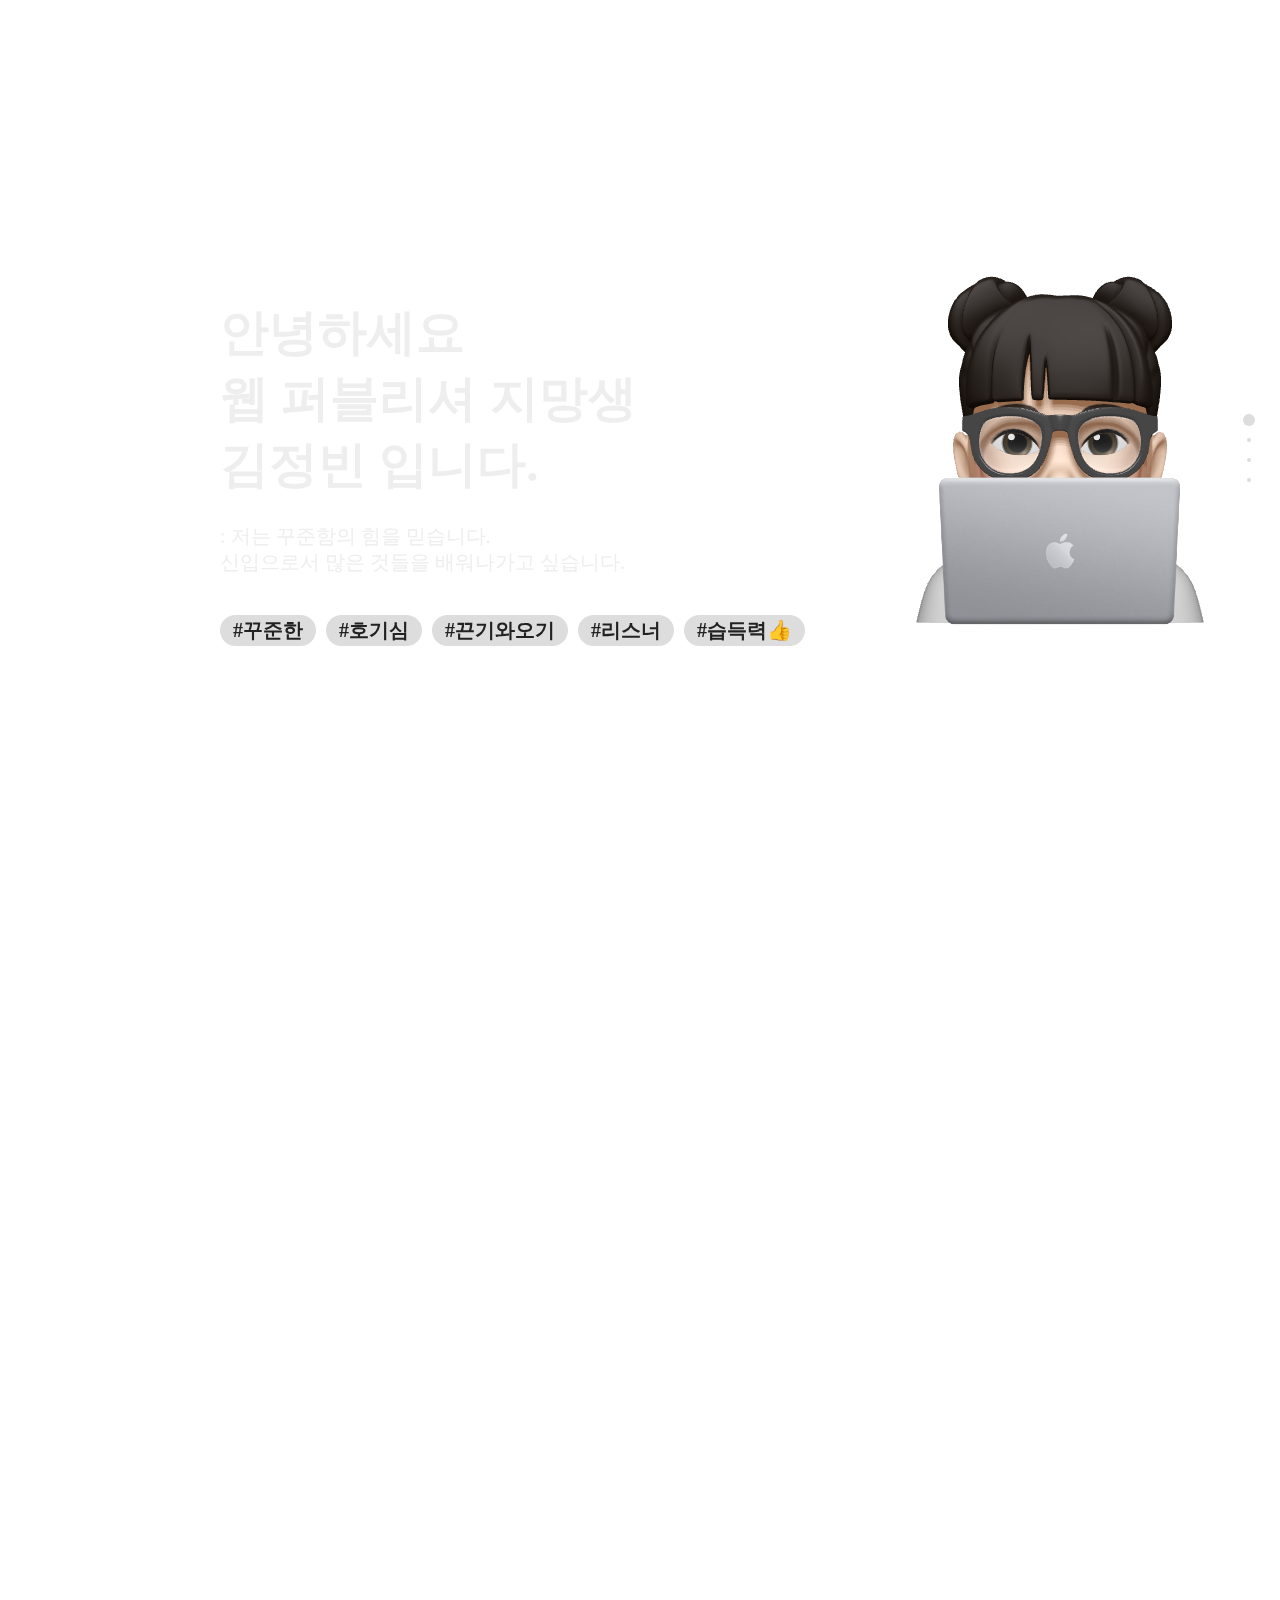
<file: index.html>
<!DOCTYPE html>
<html lang="ko">
<head>
    <meta charset="UTF-8">
    <meta http-equiv="X-UA-Compatible" content="IE=edge">
    <meta name="viewport" content="width=device-width, initial-scale=1.0">
    <title>PORTFOLIO</title>

    <link rel="stylesheet" href="css/style.css">
    <link rel="stylesheet" href="css/fullpage.css">
    
</head>
<body>
   <!--<header>
           <nav class="contact">
               <marquee behavior="" direction="left">Contact me! >> jaengpin@gmail.com << </marquee>
           </nav>
    </header>-->
    <div id="loading"> Loading...
    <span class="progress-bar"></span>
    <span class="progress-text">0%</span>
    </div>
    <div id="wrap">
       <section class="sec1 section">
            <div class="intro">
                <span>
                    <p>안녕하세요</p>
                    <p>웹 퍼블리셔 지망생</p>
                    <p><storng>김정빈</storng> 입니다.</p>
                </span>
                <p>
                    : 저는 꾸준함의 힘을 믿습니다.<br>
                    신입으로서 많은 것들을 배워나가고 싶습니다.
                </p>
                <div class="mimo"></div>
                <div class="tag">
                    <span>#꾸준한</span>
                    <span>#호기심</span>
                    <span>#끈기와오기</span>
                    <span>#리스너</span>
                    <span>#습득력👍</span>
                </div>
            </div>
        </section>
        <section class="sec2 section">
            <div class="profile">
                <div class="pic"></div>
                <div class="dis">
                    <span>
                       <p>"새로운 것을 배우는 게 좋아요. 그리고 직접 해보는걸 좋아해요. <br>무엇보다도 꾸준히 해 나갈수 있는 오기와 끈기도 있어요."</p>
                        <span>
                            <p>Name : 김정빈</p>
                            <p>Birth : 1996년 10월 28일생</p>
                            <p>Location : 대전광역시 서구</p>
                            <p>Education : 그린아트컴퓨터학원 웹디자이너/웹퍼블리셔 양성과정 수료 (720h)</p>
                            <p>License : GTQ 1급, GTQ 일러스트 1급, 웹디자인기능사</p>
                        </span>
                    </span>
                </div>
            </div>
            <div class="skill">
                <p>SKILLS.</p>
                <div class="icon">
                   <div class="flip-card">
                       <div class="front"></div>
                       <div class="back">웹 표준에 맞게 사이트를 제작할 수 있습니다.</div>
                   </div>
                   <div class="flip-card">
                       <div class="front"></div>
                       <div class="back">홈페이지 스타일, 동적효과를 구현할 수 있습니다.</div>
                   </div>
                   <div class="flip-card">
                       <div class="front"></div>
                       <div class="back">간단한 동적효과를 구현하고, 약간의 프로그래밍이 가능합니다.</div>
                   </div>
                   <div class="flip-card">
                       <div class="front"></div>
                       <div class="back">간단한 동적효과를 구현하고 플러그인을 수정, 이용할 수 있습니다.</div>
                   </div>
                   <div class="flip-card">
                       <div class="front"></div>
                       <div class="back">이미지를 활용해 수정, 합성, 보정, 편집 등이 가능합니다.</div>
                   </div>
                   <div class="flip-card">
                       <div class="front"></div>
                       <div class="back">CI, BI, 캐릭터 등 2D 디자인 작업이 가능합니다.</div>
                   </div>
                </div>
            </div>
        </section>
        <section class="sec3 section">
           <p>WORKS.</p>
            <div class="work1 slide inside">
                <img src="img/brita_mok.png" alt="브리타목업">
                <div class="brita main">
                    <h2>01</h2>
                    <span class="sub">
                        <h4>브리타</h4>
                        <p>
                            브리타는 간편하고 설치가 필요 없는 가정용 정수기로서 효율성이 좋은 특징이 있습니다. 본 특성을 강조하기 위해 정수기 구조를 보여줄 수 있는 애니메이션을 활용하였고, 정보를 전달하기 위해 간결하고 깔끔하게 디자인 하였고 패럴렉스 형식으로 시선에 흐름에 따라 과하지 않은 동적 요소를 주었습니다. 파란색 계열의 컬러를 메인 컬러로 활용하여 깨끗하고 정돈된 느낌을 주었고, 포인트 컬러로는 형광 연두 컬러를 사용하여 강조의 효과를 높였습니다.
                            <span>
                                개인프로젝트 <br>
                                제작기간 : 3일 <br>
                                적응형 웹사이트 <br>
                            </span>
                        </p>
                        <span class="button">
                            <button><a href="sites/brita/brita_index.html" target="_blank">메인페이지</a></button>
                            <button><a href="sites/brita/brita_sub.html" target="_blank">서브페이지</a></button>
                        </span>
                    </span>
                </div>
            </div>
            <div class="work2 slide inside">
                <img src="img/pantone_mok.png" alt="팬톤목업">
                <div class="pantone main">
                    <h2>02</h2>
                    <span class="sub">
                        <h4>팬톤</h4>
                        <p>
                            컬러전문회사인 팬톤은 매년 올해의 컬러를 발행하고 있습니다. 해마다 바뀌는 컬러에 따라 메인 이미지를 교체 할 수 있고, 이미지가 돋보일 수 있도록 모노톤으로 페이지를 구성하였습니다. 또한 파레트의 그리드 형식을 착안해, 올해의 컬러가 파레트 안에서 매번 바뀌는 느낌을 주고 싶었습니다. 마지막으로, 어떤 디바이스에서든 올해의 컬러를 확인 할 수 있도록 반응형으로 제작하였습니다.
                            <span>
                                개인프로젝트 <br>
                                제작기간 : 7일 <br>
                                반응형 웹사이트 <br>
                            </span>
                        </p>
                        <span class="button">
                            <button><a href="sites/pantone/pantone.html" target="_blank">메인페이지</a></button>
                            <button><a href="sites/pantone/sub_pantone.html" target="_blank">서브페이지</a></button>
                        </span>
                    </span>
                </div>
            </div>
            <div class="work3 slide inside">
                <img src="img/youth_mok.png" alt="온청센터목업">
                <div class="youth main">
                    <h2>03</h2>
                    <span class="sub">
                        <h4>온라인청년센터(모작)</h4>
                        <p>
                            수업 초반 코딩실력 향상을 위해 온라인청년센터를 반응형으로 모작 및 퍼블리싱 하였습니다. Slick 플러그인을 이용해 내부 슬라이드들을 구현 하였습니다.
                            <span>
                                개인프로젝트 <br>
                                제작기간 : 14일 <br>
                                반응형 웹사이트 <br>
                            </span>
                        </p>
                        <span class="button">
                            <button><a href="sites/youth/youthcentre.html" target="_blank">메인페이지</a></button>
                        </span>
                    </span>
                </div>
            </div>
            <div class="work4 slide inside">
                <img src="img/bohun_mok.png" alt="요양원목업">
                <div class="bohun main">
                    <h2>04</h2>
                    <span class="sub">
                        <h4>대전보훈요양원</h4>
                        <p>
                            대전보훈요양원 사이트를 반응형으로 리디자인 및 퍼블리싱 하였습니다. 요양원 특성상 친근감과 편안함이 필요하다고 생각해 채도가 낮은 베이지 계열을 메인 컬러로 사용하였고, 활기찬 느낌을 주고 싶어 흥미를 유발 할 수 있고 활동적인 느낌을 주는 애니메이션 아이콘을 사용하였습니다. 또한 포스트 코로나 시대로 면회가 어려워 진 만큼 화상면회 시스템을 도입하고 접근이 용이하도록 메인에 화상면회 아이콘을 배치하였습니다.
                            <span>
                                팀프로젝트 (초기 제작)<br>
                                제작기간 : 4주 (기획+코딩) <br>
                                반응형 웹사이트 <br>
                            </span>
                        </p>
                        <span class="button">
                            <button><a href="sites/bohun/index.html" target="_blank">메인페이지</a></button>
                            <button><a href="sites/bohun/sub.html" target="_blank">서브페이지</a></button>
                            <button><a href="sites/bohun/bohun.pdf" target="_blank">기획서</a></button>
                        </span>
                    </span>
                </div>
            </div>
            <div class="work5 slide inside">
                <img src="img/levis_mok.png" alt="리바이스목업">
                <div class="levis main">
                    <h2>05</h2>
                    <span class="sub">
                        <h4>리바이스</h4>
                        <p>
                            본 브랜드가 가진 이미지인 빈티지한 느낌을 홈페이지에 녹여 리 디자인 하였습니다. 종이 인형처럼 장식된 모델과 청바지의 스티치를 컨셉으로 키치한 분위기를 주려 하였고, 리바이스 시그니처 컬러인 다크 레드 색상으로 전체적인 무드를 형성하였습니다.
                            <span>
                                개인프로젝트 (초기 제작)<br>
                                제작기간 : 2일 <br>
                                적응형 웹사이트 시안<br>
                            </span>
                        </p>
                        <span class="button">
                            <button><a href="sites/levis.html" target="_blank">자세히 보기</a></button>
                        </span>
                    </span>
                </div>
            </div>
            <div class="work6 slide inside">
                <img src="img/huts_mok.png" alt="허츠앤베이목업">
                <div class="huts main">
                    <h2>06</h2>
                    <span class="sub">
                        <h4>허츠앤베이</h4>
                        <p>
                            허츠앤베이는 서브페이지를 리 디자인 하였습니다. 허츠앤베이는 반려동물이 편히 쉴 수 있는 쉼터라는 의미를 가지고 있어 편안한 느낌을 주제로 페이지 첫 부분을 따스한 햇살로 형상화 하였습니다. 또한 제품 상세 설명 페이지 내부는 본 브랜드에서 판매하는 다양한 패턴의 텐트하우스의 무늬에서 착안해 디자인 하였고 부드러운 느낌을 주기 위해 원형을 프레임으로 주로 사용하였습니다.
                            <span>
                                개인프로젝트 (초기 제작)<br>
                                제작기간 : 5일 <br>
                                적응형 웹사이트 시안 <br>
                            </span>
                        </p>
                        <span class="button">
                            <button><a href="sites/huts/huts_sub.html" target="_blank">자세히 보기</a></button>
                        </span>
                    </span>
                </div>
            </div>
            <div class="work7 slide inside">
                <img src="img/savina_mok.png" alt="사비나">
                <div class="savina main">
                    <h2>07</h2>
                    <span class="sub">
                        <h4>사비나 버추얼 미술관</h4>
                        <p>
                            수업 초반 UI/UX의 기초를 이해하기 위해서 사비나 미술관에서 제공하는 웹 버추얼 미술관을 모바일 버전으로 리 디자인 하였습니다. 블랙 앤 화이트와 뉴 모피즘을 결합하여 미술관의 화이트 큐브 전시공간을 연상 시킬 수 있도록 디자인하려 노력하였습니다.
                            <span>
                                개인프로젝트 (초기 제작)<br>
                                제작기간 : 2일 <br>
                                모바일 어플리케이션 시안 <br>
                            </span>
                        </p>
                        <span class="button">
                            <button><a href="sites/savina%20VR%20app.pdf" target="_blank">자세히 보기</a></button>
                        </span>
                    </span>
                </div>
            </div>
            <div class="work8 slide">
                <p>OTHERS.</p>
                <div id="computer">
                    <div class="up">윈도우즈 아이콘</div>
                </div>
                <div id="space">
                    <div class="up">행성계 아이콘</div>
                </div>
                <div id="duck">
                    <div class="up">미운오리새끼 일러스트</div>
                </div>
                <div id="modal">
                    <div class="com">
                        <img src="img/comps.png" alt="컴퓨터아이콘">
                    </div>
                    <div class="spa">
                        <img src="img/earth.png" alt="우주아이콘">
                    </div>
                    <div class="duc">
                        <img src="img/ducks.png" alt="미운오리새끼">
                    </div>
                    <span>❌</span>
                </div>
            </div>
        </section>
        <section class="sec4 section">
            <div id="cong"></div>
            <h2>CONTACT ME</h2>
            <span id="contact">
                <p id="email">jaengpin@gmail.com</p>
                <span id="call">
                    <p>Direct call👇</p>
                    <p style="font-size: 20px;">010-3378-4201</p>
                </span>
            </span>
            <p id="answer">문의 주시면 빠른 시일 내에 답장 드리겠습니다 🚀</p>
            <footer>
                <p>본 웹 사이트는 상업적 목적이 아닌 개인 포트폴리오 사이트입니다. <br>구글 크롬브라우저 1920 * 1080 기준으로 제작 되었습니다.</p>
            </footer>
        </section>
    </div>
    
    
    <script src="js/jquery-3.5.1.min.js"></script>
    <script src="js/jquery-ui.js"></script>
    <script src="js/fullpage.js"></script>
    <script src="js/imagesloaded.pkgd.min.js"></script>
    <script src="js/script.js"></script>
    
</body>
</html>
</file>
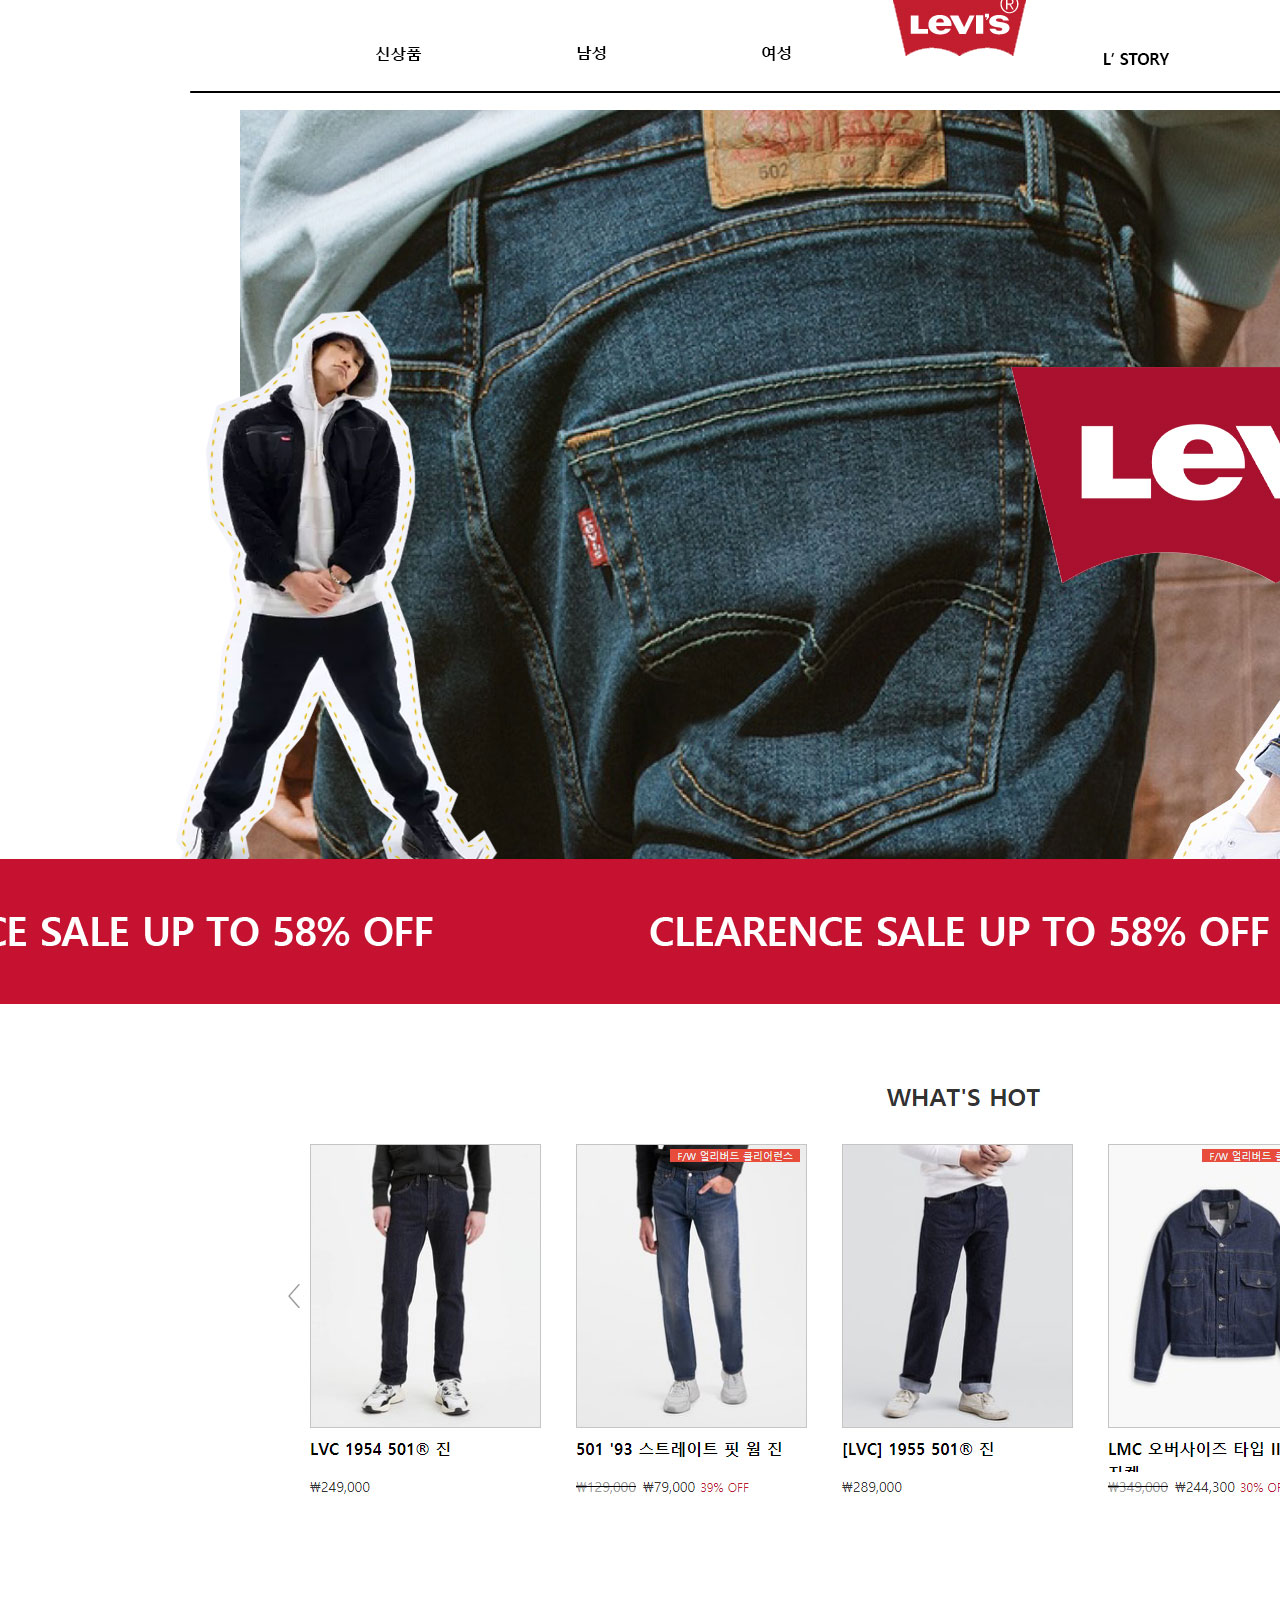
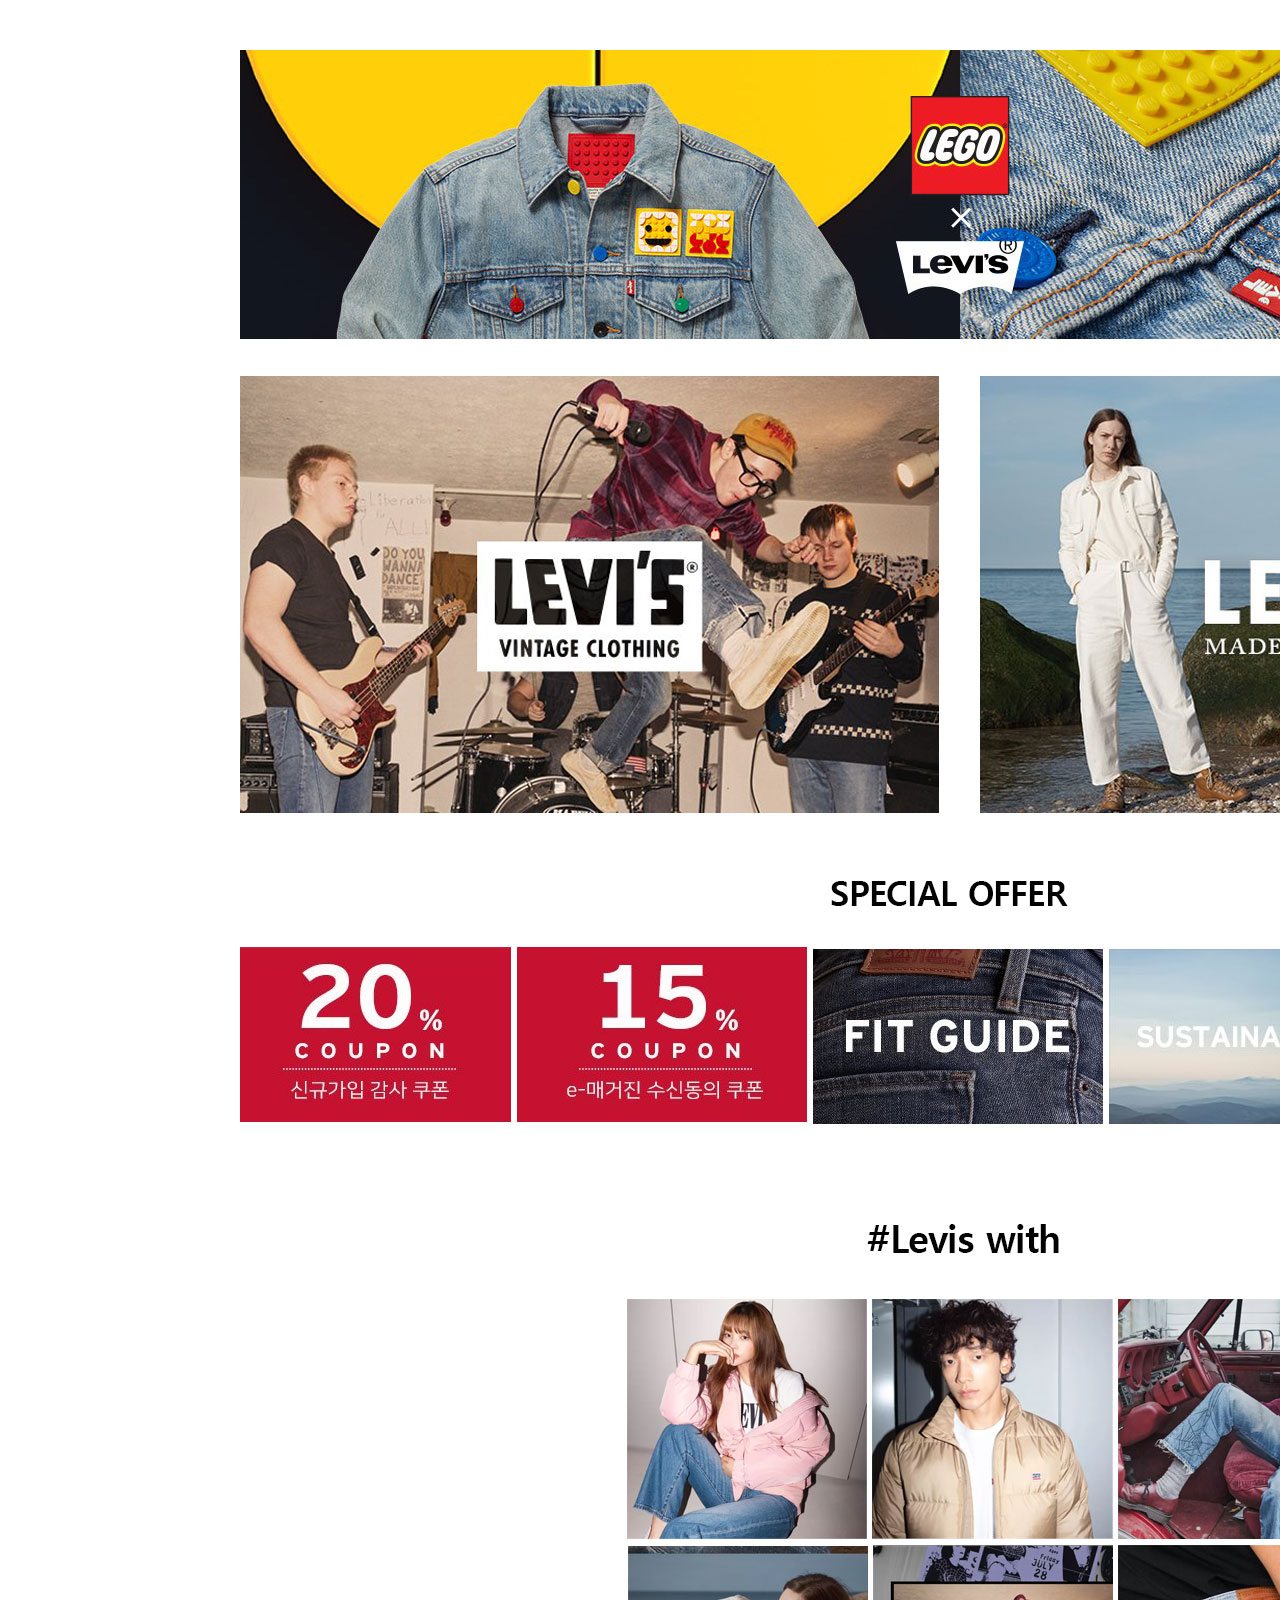
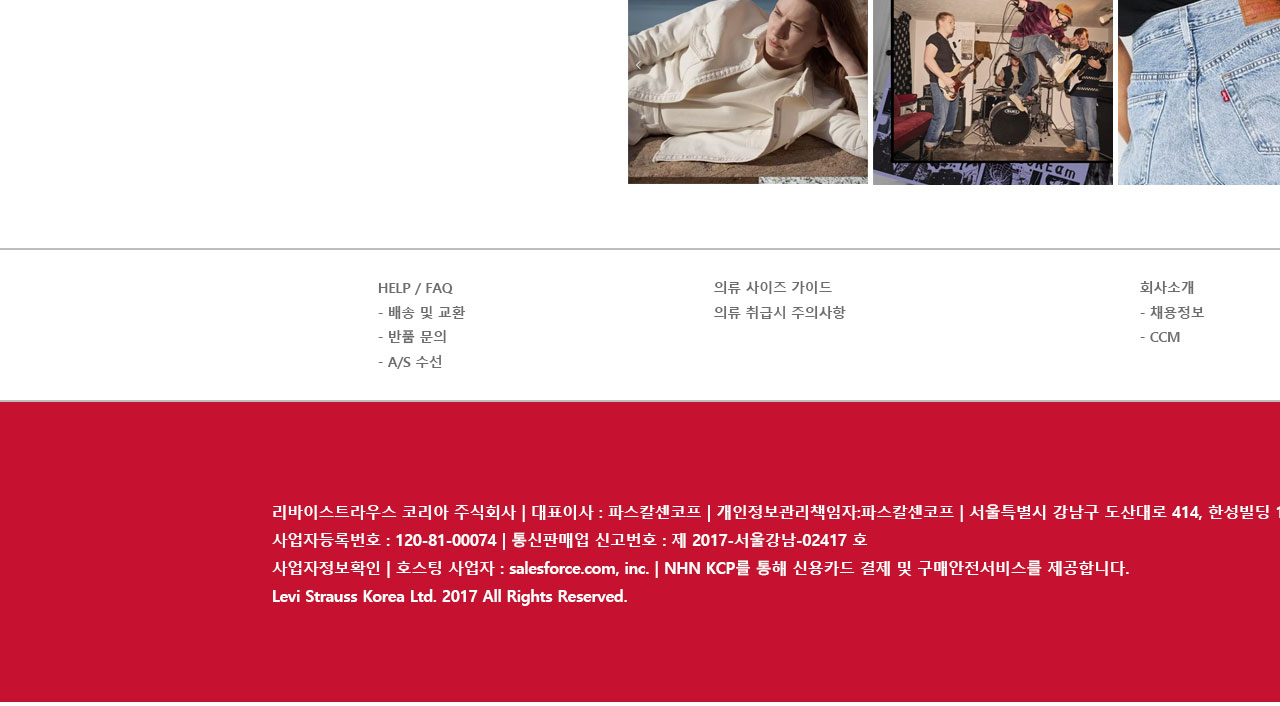
<file: sites/levis.html>
<!DOCTYPE html>
<html lang="en">
<head>
    <meta charset="UTF-8">
    <meta http-equiv="X-UA-Compatible" content="IE=edge">
    <meta name="viewport" content="width=device-width, initial-scale=1.0">
    <title>Levi's</title>
    <style>
        *{margin:0; padding: 0; box-sizing: border-box;}
        body {
            width: 100%;
            height: 100%;
        }
    </style>
</head>
<body>
    <img src="../img/levis_main.jpg" alt="리바이스메인">
</body>
</html>
</file>
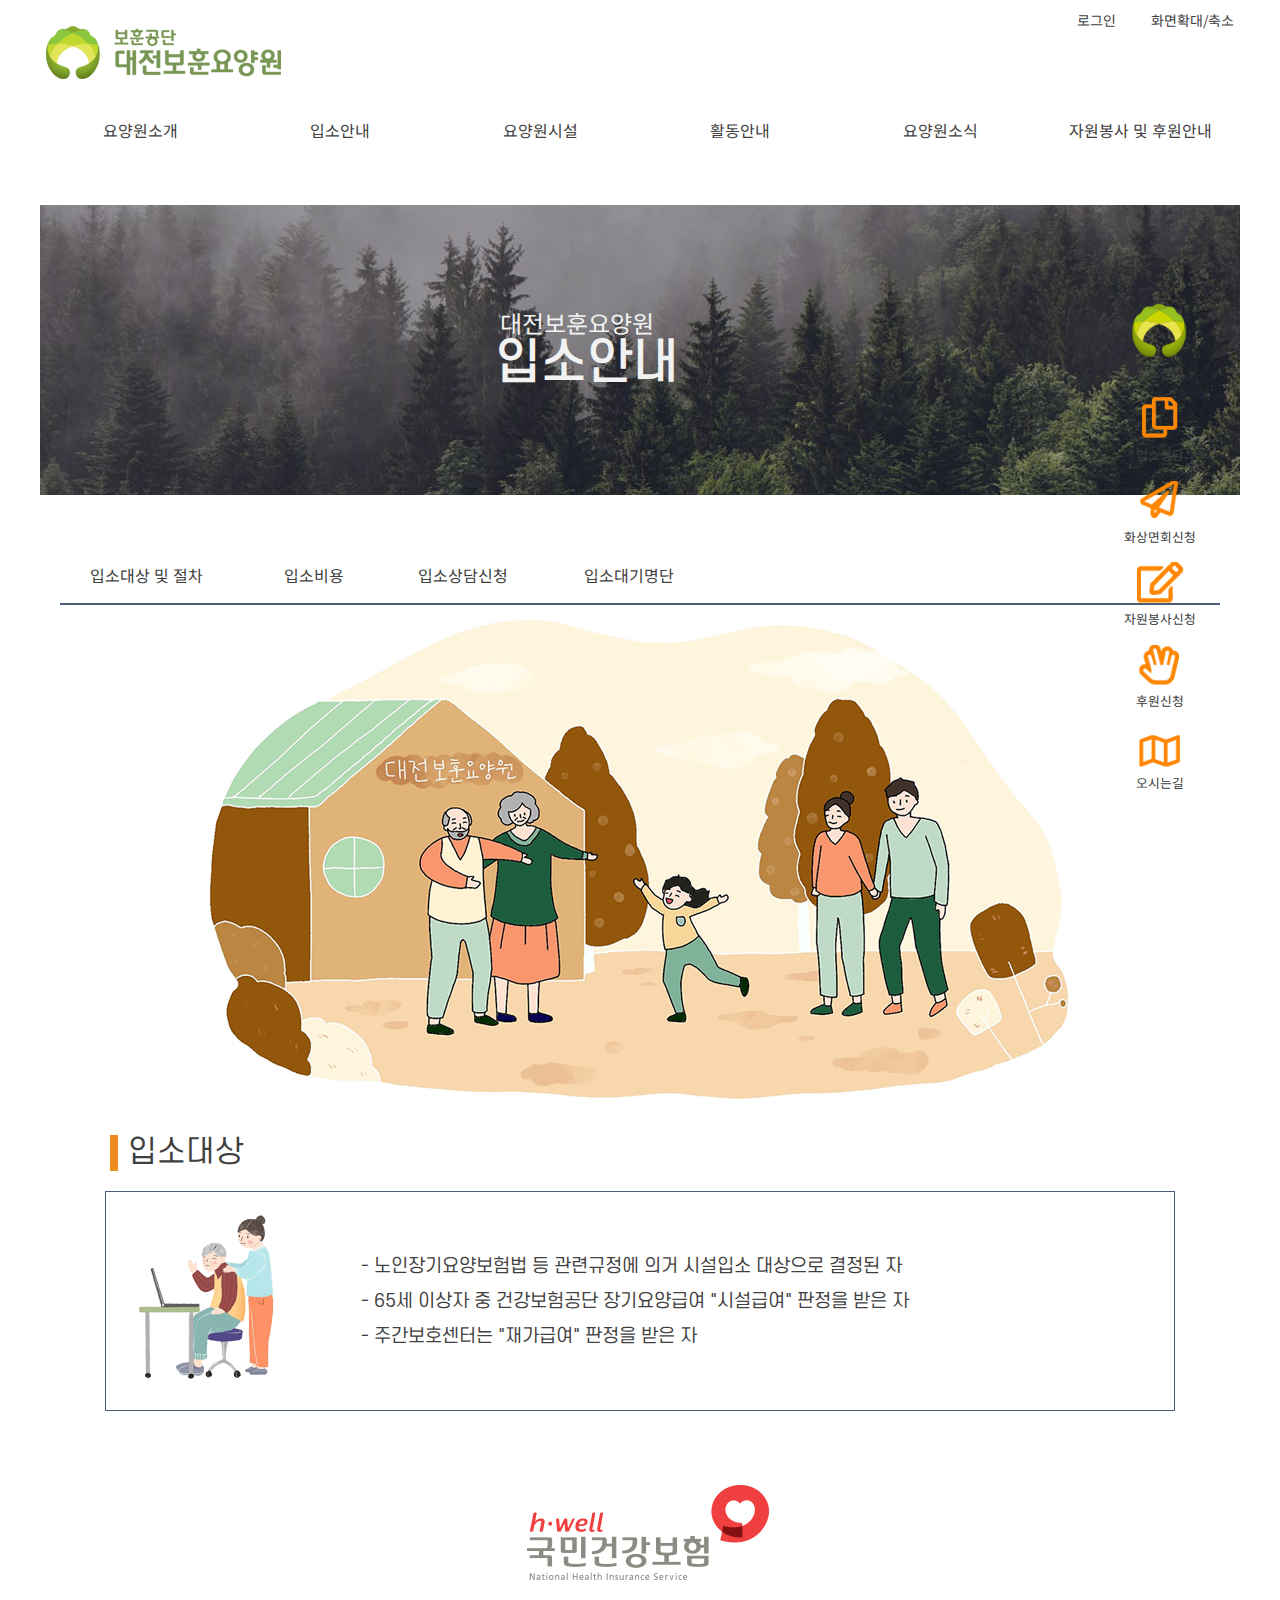
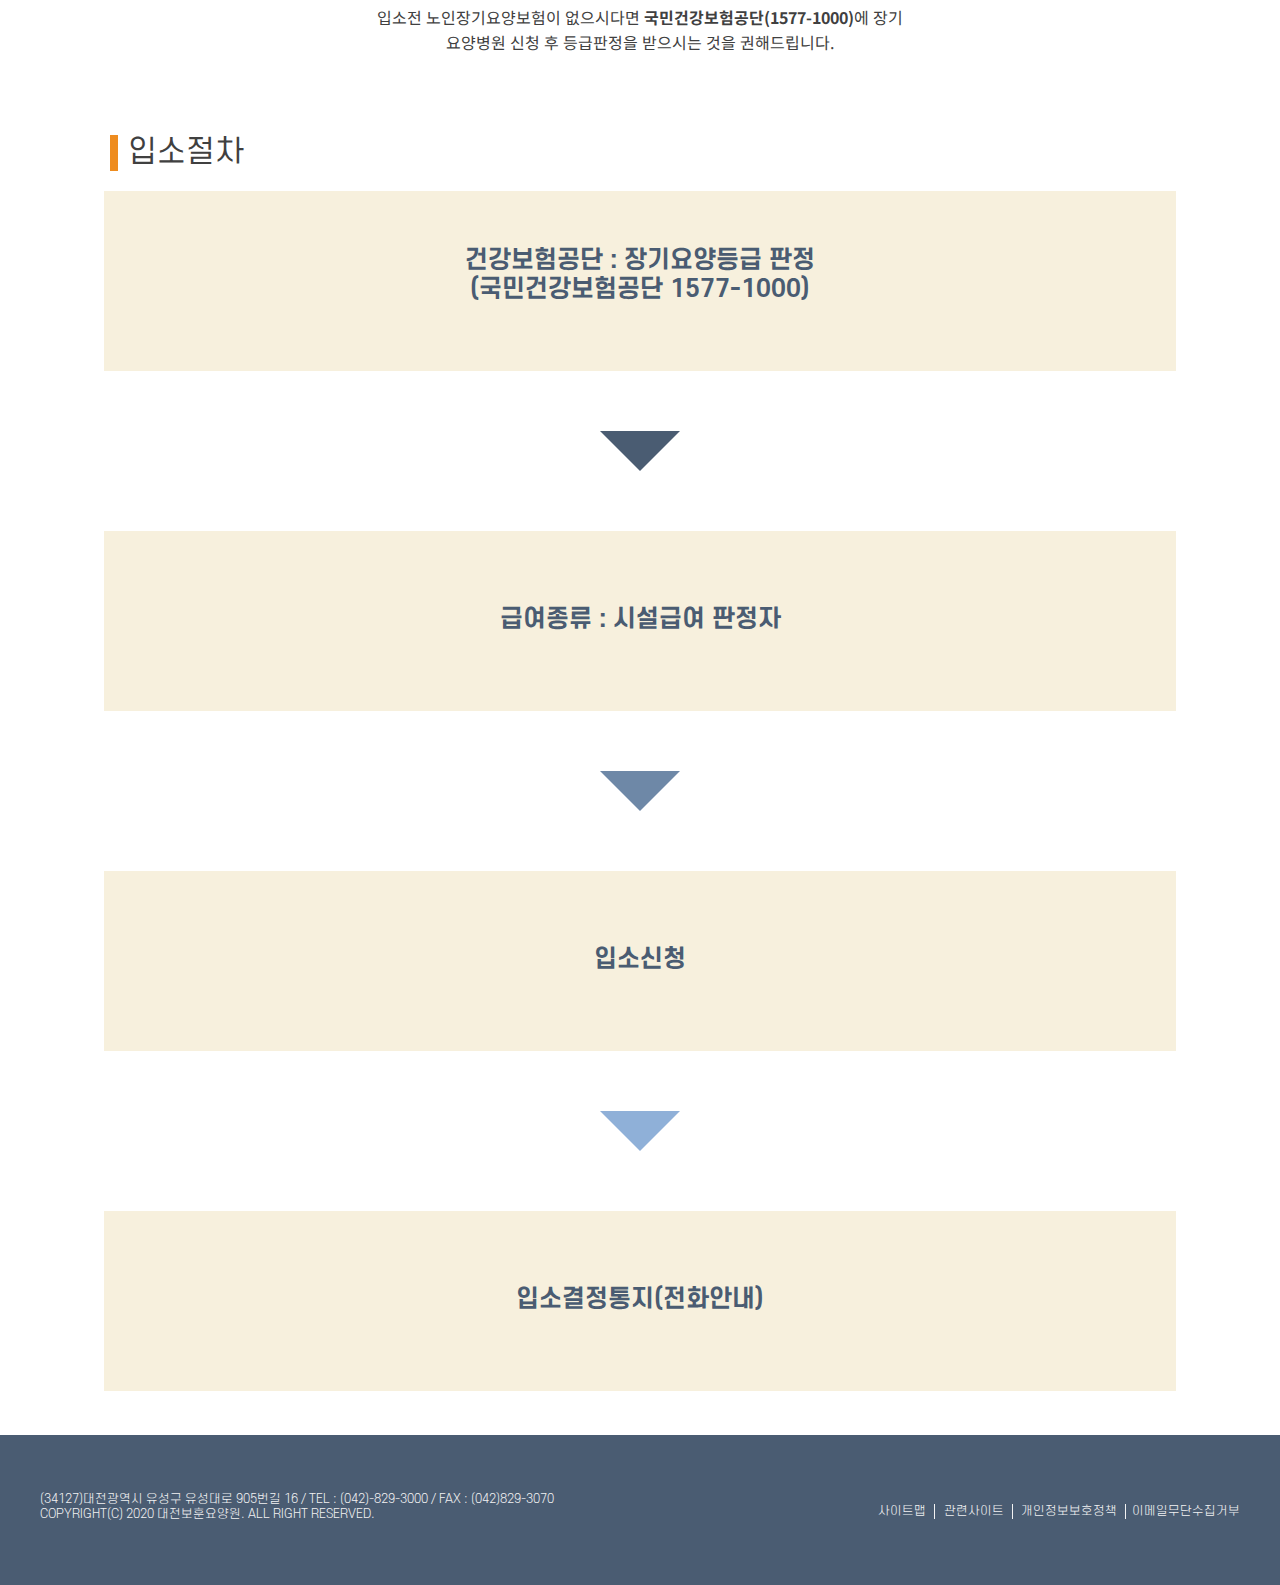
<file: sites/bohun/sub.html>
<!DOCTYPE html>
<html lang="en">

<head>
	<meta charset="UTF-8">
	<title>대전보훈요양원</title>
	<meta http-equiv="X-UA-Compatible" content="IE=Edge" />
	<meta name="viewport" content="width=device-width, initial-scale=1.0" />
	<link rel="stylesheet" href="https://use.fontawesome.com/releases/v5.8.1/css/all.css" integrity="sha384-50oBUHEmvpQ+1lW4y57PTFmhCaXp0ML5d60M1M7uH2+nqUivzIebhndOJK28anvf" crossorigin="anonymous">
	<link rel="stylesheet" href="css/sub.css">
	<link rel="stylesheet" href="css/jquery.bxslider.min.css">
	    <link rel="preconnect" href="https://fonts.gstatic.com">
<link href="https://fonts.googleapis.com/css2?family=Noto+Sans+KR:wght@300;400;500&display=swap" rel="stylesheet">
	<script src="js/jquery-3.5.1.min.js"></script>
	<script src="js/script.js"></script>
	<script src="js/jquery.bxslider.min.js"></script>
	<script src="js/menubar.js"></script>
    <script src="js/downbox.js"></script>
</head>

<body>
	<div id="wrap">
		<header>
			<div class="top">
				<h1 class="logo">
					<a href="index.html"><img src="img/images/header_logo.gif" alt="로고이미지"></a>
				</h1>
				<ul class="top_menu">
					<li><a href="#">로그인</a></li>
					<li><a href="#">화면확대/축소</a></li>
				</ul>
			</div>
			<div class="side_bar">
				<a href="#" class="triger"><i class="fas fa-bars fa-3x"></i></a>
			</div>
            <nav>
                <div class="gnb">
                    <ul class="menu">
                        <li><a href="#">요양원소개</a>
                            <ul class="sub sub1">
                                <li><a href="#">인사말</a></li>
                                <li><a href="#">조직&직원소개</a></li>
                                <li ><a href="#">보훈공단</a></li>
                                <li><a href="#">오시는길</a></li>
                            </ul>
                        </li>
                        <li><a href="#">입소안내</a>
                            <ul class="sub sub2">
                                <li><a href="#">입소대상 및 절차</a></li>
                                <li><a href="#">입소비용</a></li>
                                <li><a href="#">입소상담신청</a></li>
                                <li><a href="#">입소대기명단</a></li>
                            </ul>
                        </li>
                        <li><a href="#">요양원시설</a>
                            <ul class="sub sub3">
                                <li><a href="#">둘러보기</a></li>
                                <li><a href="#">시설안내</a></li>
                                <li><a href="#">층별안내</a></li>
                            </ul>
                        </li>
                        <li><a href="#">활동안내</a>
                            <ul class="sub sub4">
                                <li><a href="#">프로그램 소개</a></li>
                                <li><a href="#">일과표</a></li>
                                <li><a href="#">식단표</a></li>
                                <li><a href="#">화상면회신청</a></li>
                            </ul>
                        </li>
                        <li><a href="#">요양원소식</a>
                            <ul class="sub sub5">
                                <li><a href="#">공지사항</a></li>
                                <li><a href="#">갤러리</a></li>
                                <li><a href="#">자주하는 질문</a></li>
                                <li><a href="#">칭찬합시다</a></li>
                                <li><a href="#">채용공고</a></li>
                            </ul>
                        </li>
                        <li><a href="#">자원봉사 및 후원안내</a>
                            <ul class="sub sub6">
                                <li><a href="#">자원봉사안내 및 현황</a></li>
                                <li><a href="#">후원안내 및 현황</a></li>
                                <li><a href="#">후원신청</a></li>
                            </ul>
                        </li>
                    </ul>
                </div>
            </nav>

            <div class="downbox"></div>
		</header>
		<div class="quick_menu">
			<ul class="quick">
				<li>
					<ul class="sub_quick">
						<li><a href="#"><img src="img/images/quickmenu1.png" alt="입소신청아이콘"></a></li>
						<li>입소신청</li>
					</ul>
				</li>
				<li>
					<ul class="sub_quick">
						<li><a href="#"><img src="img/images/quickmenu2%EB%B0%B0%EA%B2%BD%ED%88%AC%EB%AA%85.png" alt="입소상담아이콘"></a></li>
						<li>입소상담</li>
					</ul>
				</li>
				<li>
					<ul class="sub_quick">
						<li><a href="#"><img src="img/images/quickmenu3.png" alt="화상면회신청아이콘"></a></li>
						<li>화상면회신청</li>
					</ul>
				</li>
				<li>
					<ul class="sub_quick">
						<li><a href="#"><img src="img/images/quickmenu4.png" alt="자원봉사신청아이콘"></a></li>
						<li>자원봉사신청</li>
					</ul>
				</li>
				<li>
					<ul class="sub_quick">
						<li><a href="#"><img src="img/images/quickmenu5.png" alt="후원신청아이콘"></a></li>
						<li>후원신청</li>
					</ul>
				</li>
				<li>
					<ul class="sub_quick">
						<li><a href="#"><img src="img/images/quickmenu6.png" alt="오시는길아이콘"></a></li>
						<li>오시는길</li>
					</ul>
				</li>
			</ul>
		</div>
		<div class="visual">
			<div class="visual_box">
				<img src="img/images/%EC%88%B2%EC%9A%94%EC%96%91%EC%9B%90.jpg" alt="비쥬얼">
			</div>
			<h>대전보훈요양원</h>
			<h>입소안내</h>
		</div>
		<div class="menu_box">
			<div class="middle_box">
				<ul class="mid">
					<li><a href="#">입소대상 및 절차</a></li>
					<li><a href="#">입소비용</a></li>
					<li><a href="#">입소상담신청</a></li>
					<li><a href="#">입소대기명단</a></li>
				</ul>
				<div class="illust">
					    <img src="img/images/%EC%84%9C%EB%B8%8C%ED%8E%98%EC%9D%B4%EC%A7%80-%EC%8B%9C%EC%95%88_03.jpg" alt="일러스트">
				</div>
			</div>
		</div>
		<div class="section2">
			<div class="title2"><p>입소대상</p></div>
			<div class="contents">
				<img src="img/images/section1_12.png" alt="일러스트">
				<ul>
					<li>- 노인장기요양보험법 등 관련규정에 의거 시설입소 대상으로 결정된 자</li>
					<li>- 65세 이상자 중 건강보험공단 장기요양급여 "시설급여" 판정을 받은 자</li>
					<li>- 주간보호센터는 "재가급여" 판정을 받은 자</li>
				</ul>
            </div>				
			<div class="h-well_logo">
				<a href="#"><img src="img/images/h-well_logo_07.png" alt="h-well"></a>
			</div>
			<div class="write">
				입소전 노인장기요양보험이 없으시다면 <b>국민건강보험공단(1577-1000)</b>에 장기요양병원 신청 후 등급판정을 받으시는 것을 권해드립니다.
			</div>
		</div>
		<div class="section3">
			<div class="title3"><p>입소절차</p></div>
			<ul class="box3">
				<li>
					<ul class="sub_box">
						<li>
							<p id="first_p">건강보험공단 : 장기요양등급 판정<br>(국민건강보험공단 1577-1000)</p>
						</li>
						<li class="first_tr"></li>
					</ul>
				</li>
				<li>
					<ul class="sub_box">
						<li>
							<p>급여종류 : 시설급여 판정자</p>
						</li>
						<li class="second_tr"></li>
					</ul>
				</li>
				<li>
					<ul class="sub_box">
						<li>
							<p>입소신청</p>
						</li>
						<li class="third_tr"></li>
					</ul>
				</li>
				<li>
					<ul class="sub_box">
						<li>
							<p>입소결정통지(전화안내)</p>
						</li>
						<li class="last"></li>
					</ul>
				</li>
			</ul>
		</div>
		<footer>
			<div class="middle">
				<span>(34127)대전광역시 유성구 유성대로 905번길 16 / TEL : (042)-829-3000 / FAX : (042)829-3070 COPYRIGHT(C) 2020 대전보훈요양원. ALL RIGHT RESERVED.</span>

				<ul class="link">
					<li><a href="#">사이트맵</a></li>
					<li><a href="#">관련사이트</a></li>
					<li><a href="#">개인정보보호정책</a></li>
					<li><a href="#">이메일무단수집거부</a></li>
				</ul>
			</div>
		</footer>
	</div>
	<!--퀵메뉴바 jsquary가 작동하지 않아 맨 아래다가 넣은 것임-->
	<script type="text/javascript">
		var quickBox = $('.quick_menu');
		var quick_top = 300;
		quickBox.css('top', $(window).height());
		$(document).ready(function() {
			quickBox.animate({
				"top": $(document).scrollTop() + quick_top + "px"
			}, 500);
			$(window).scroll(function() {
				quickBox.stop();
				quickBox.animate({
					"top": $(document).scrollTop() + quick_top + "px"
				}, 500);
			});
		});

	</script>
</body>

</html>
</file>
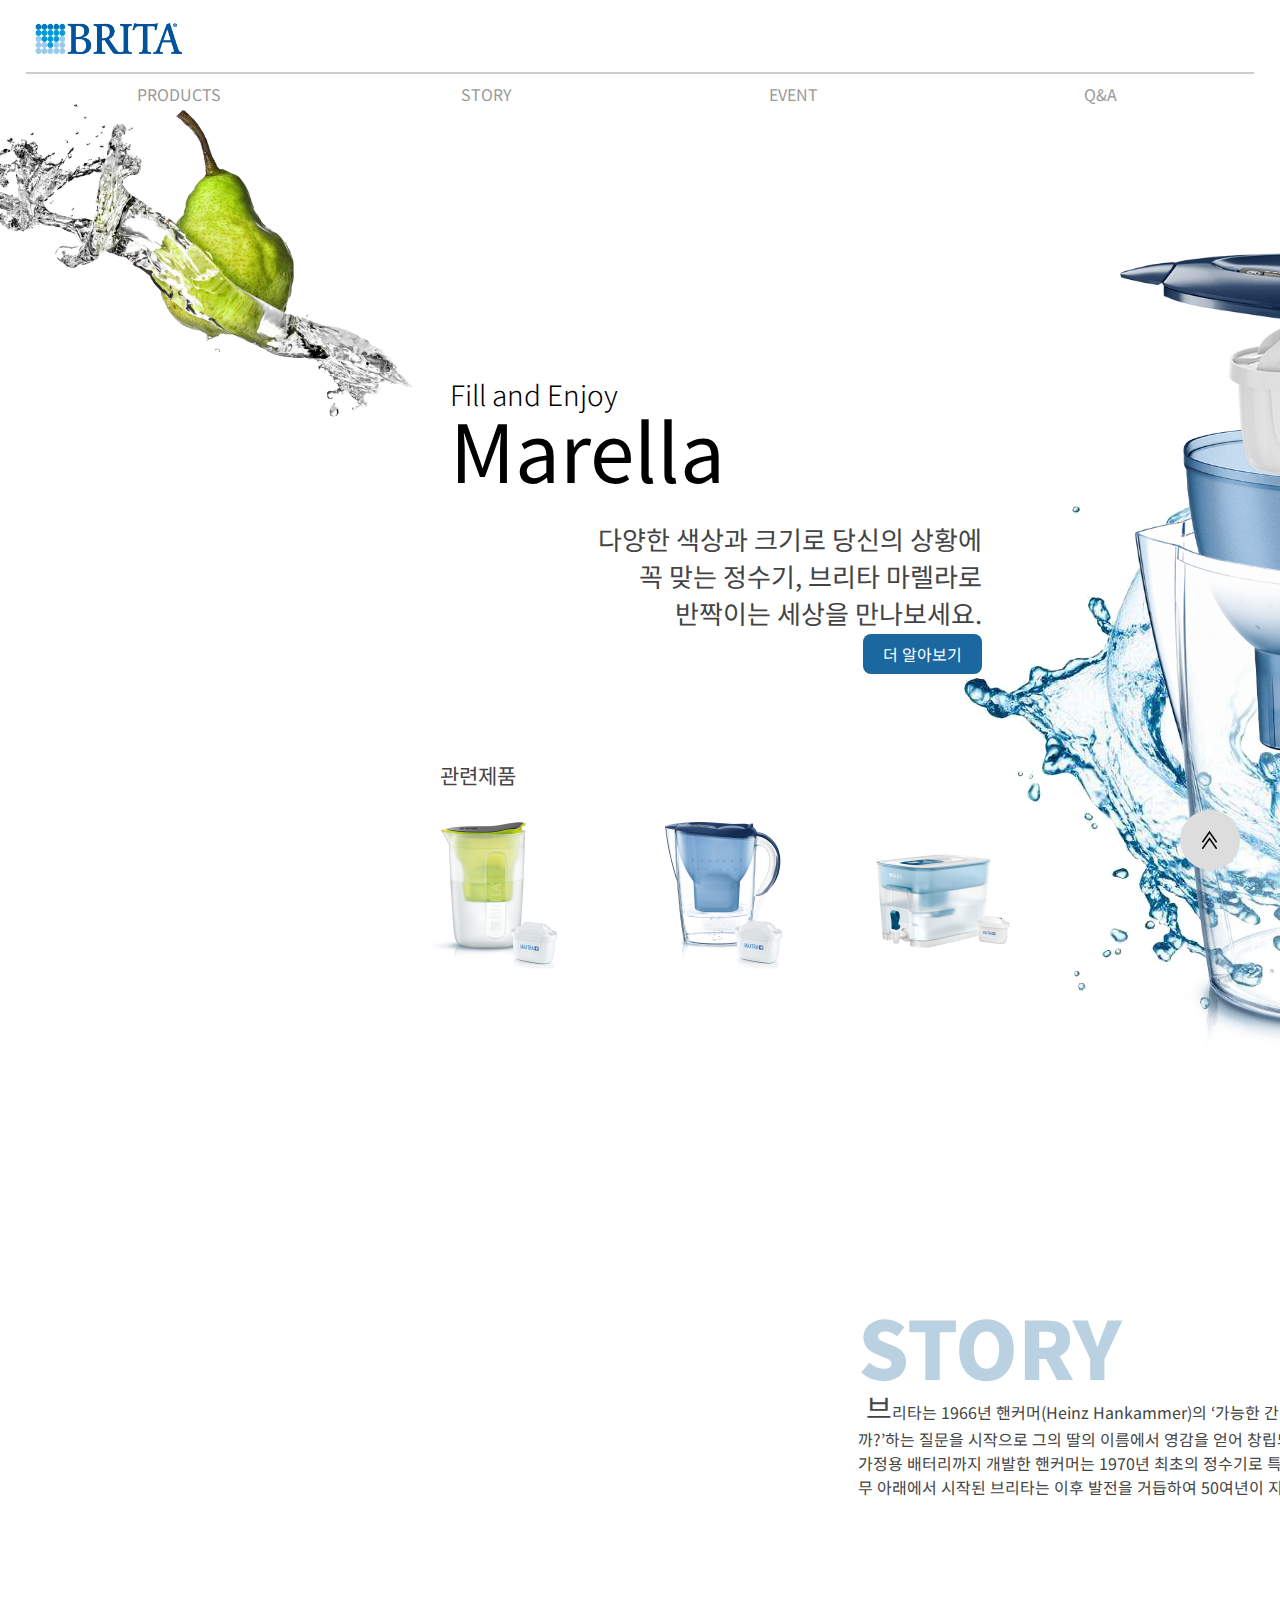
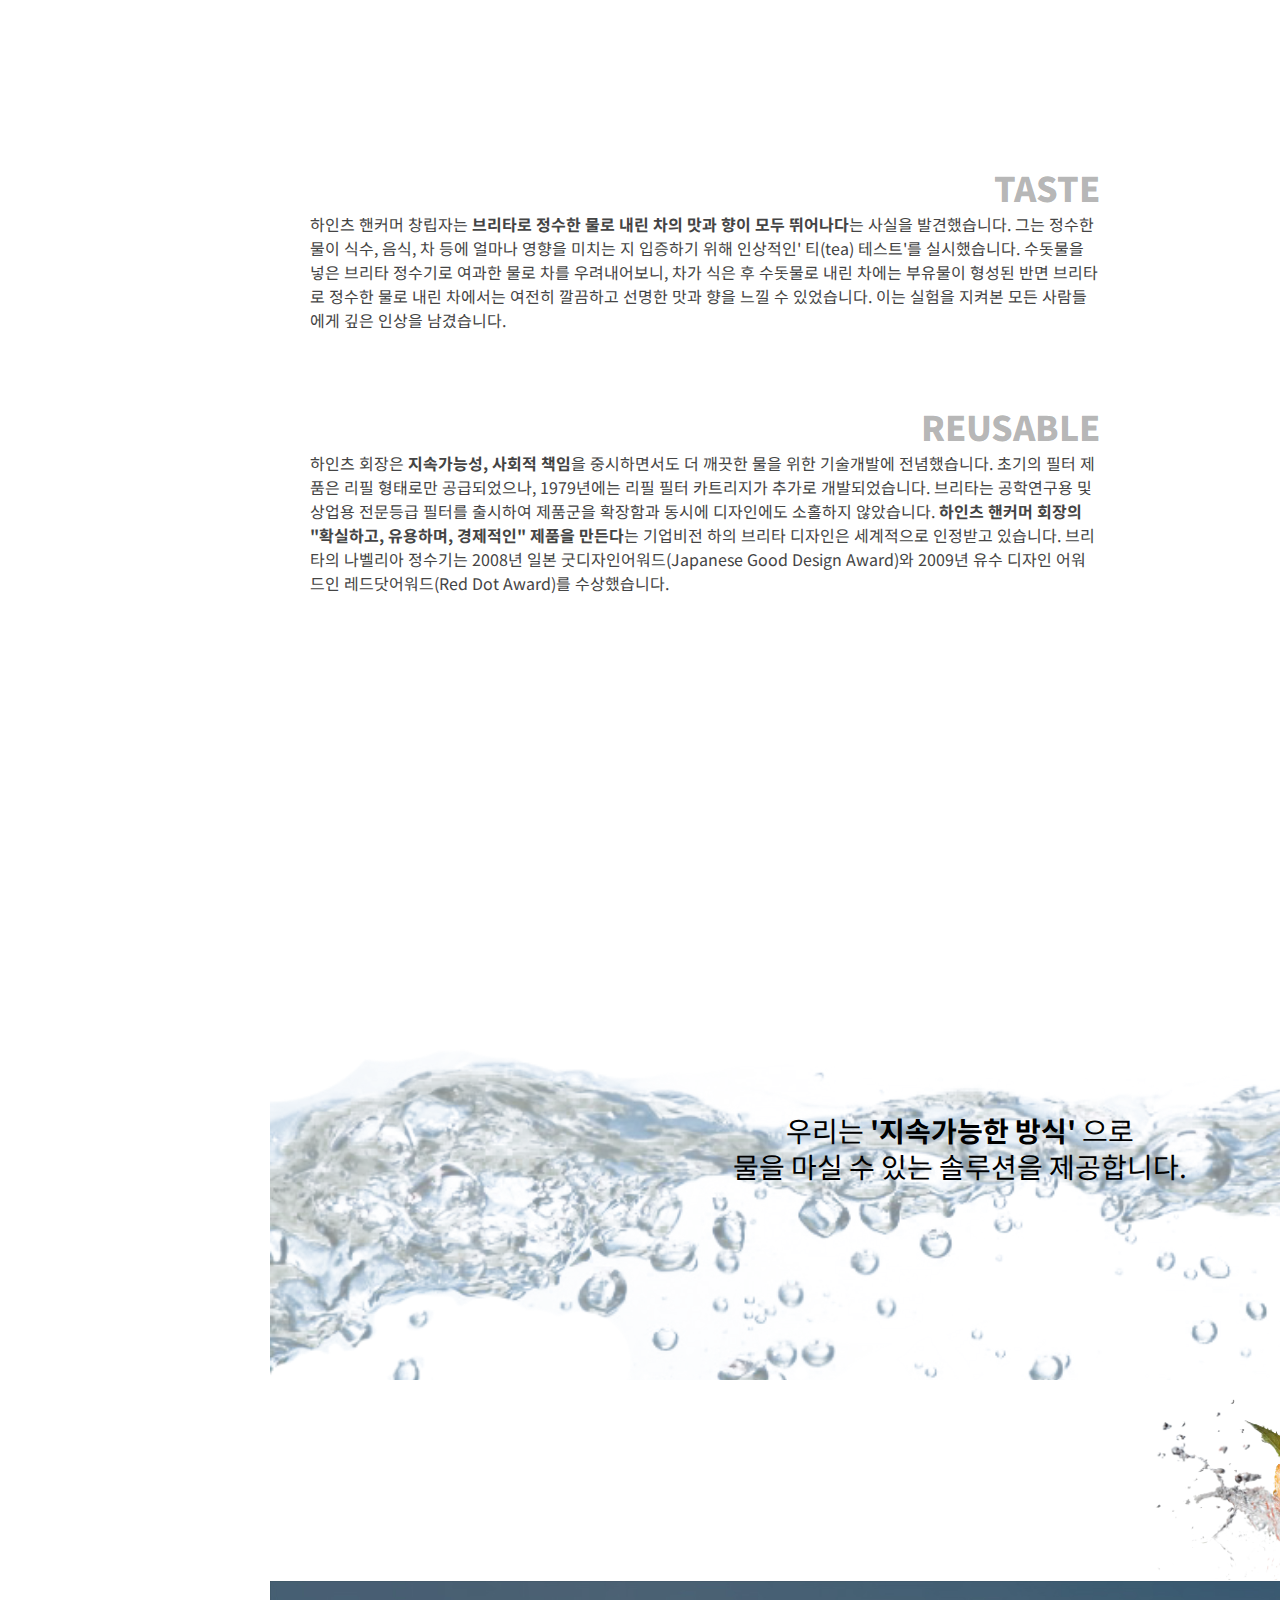
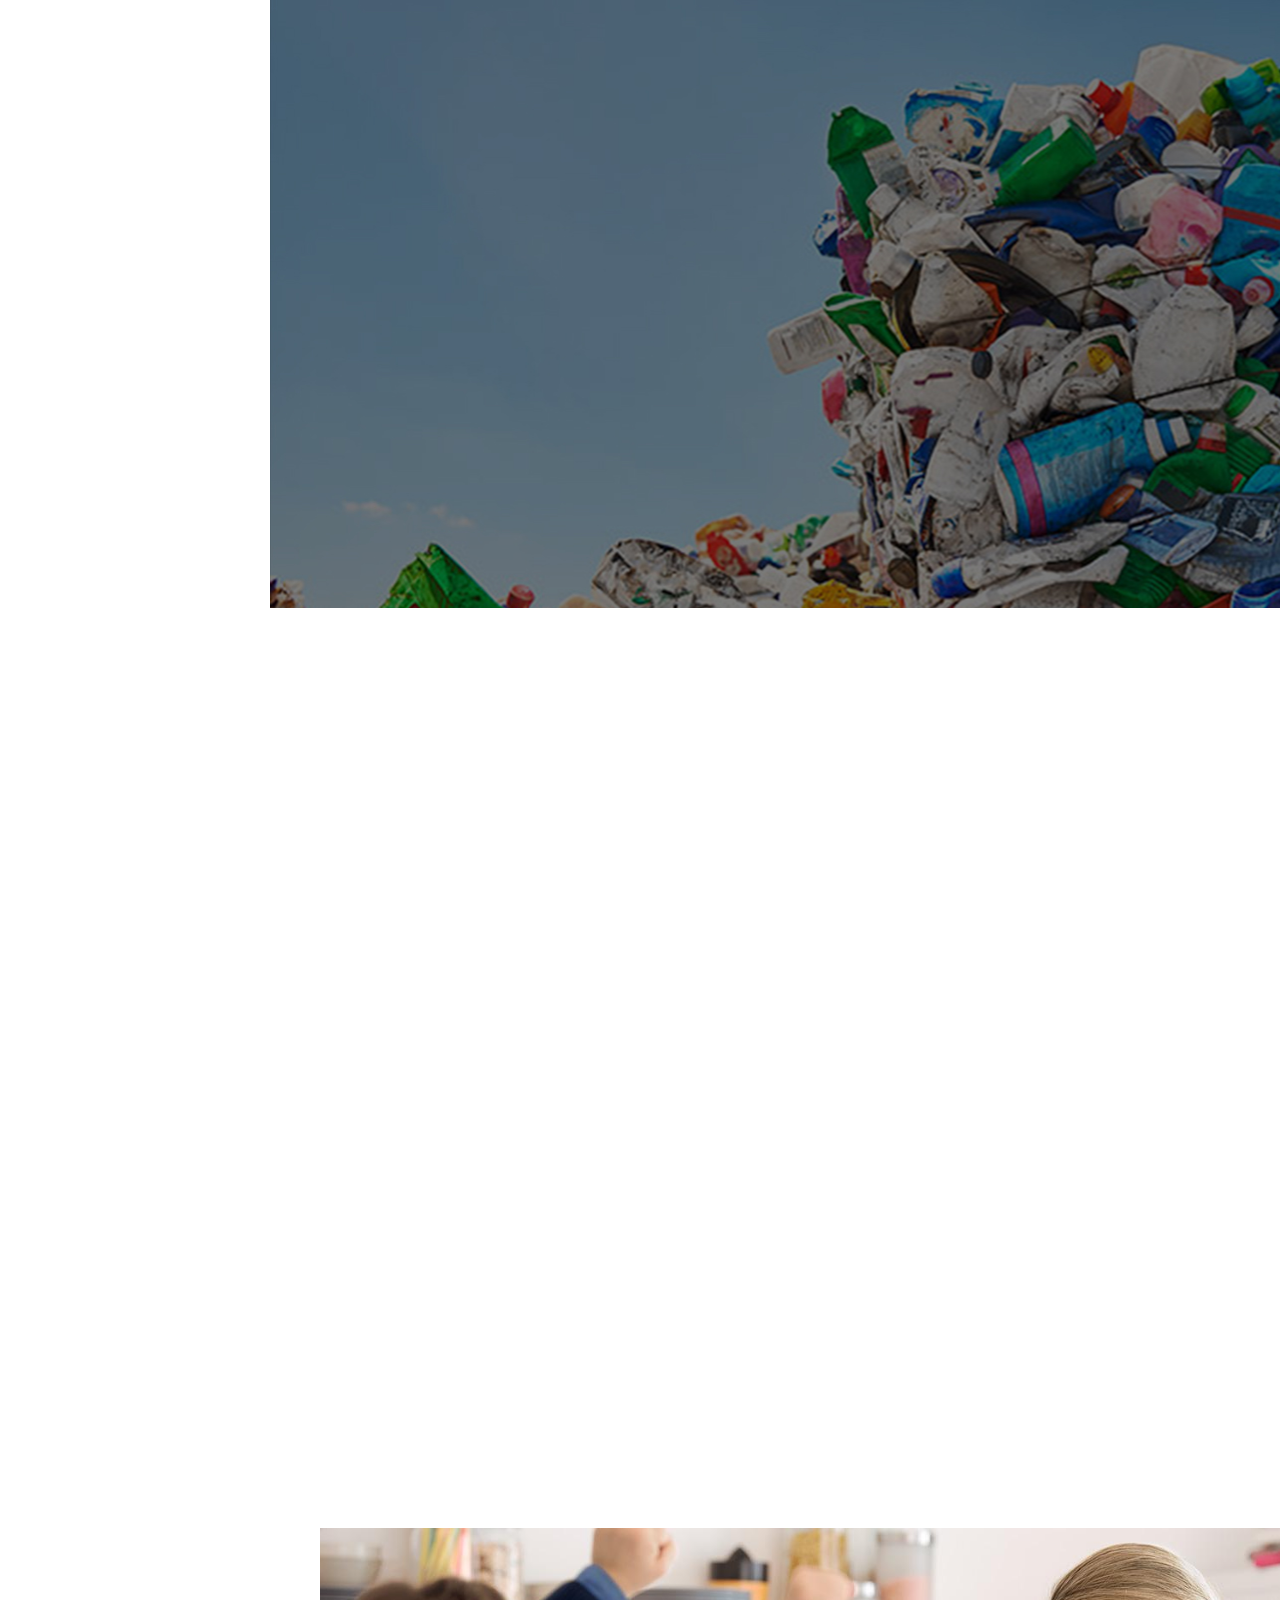
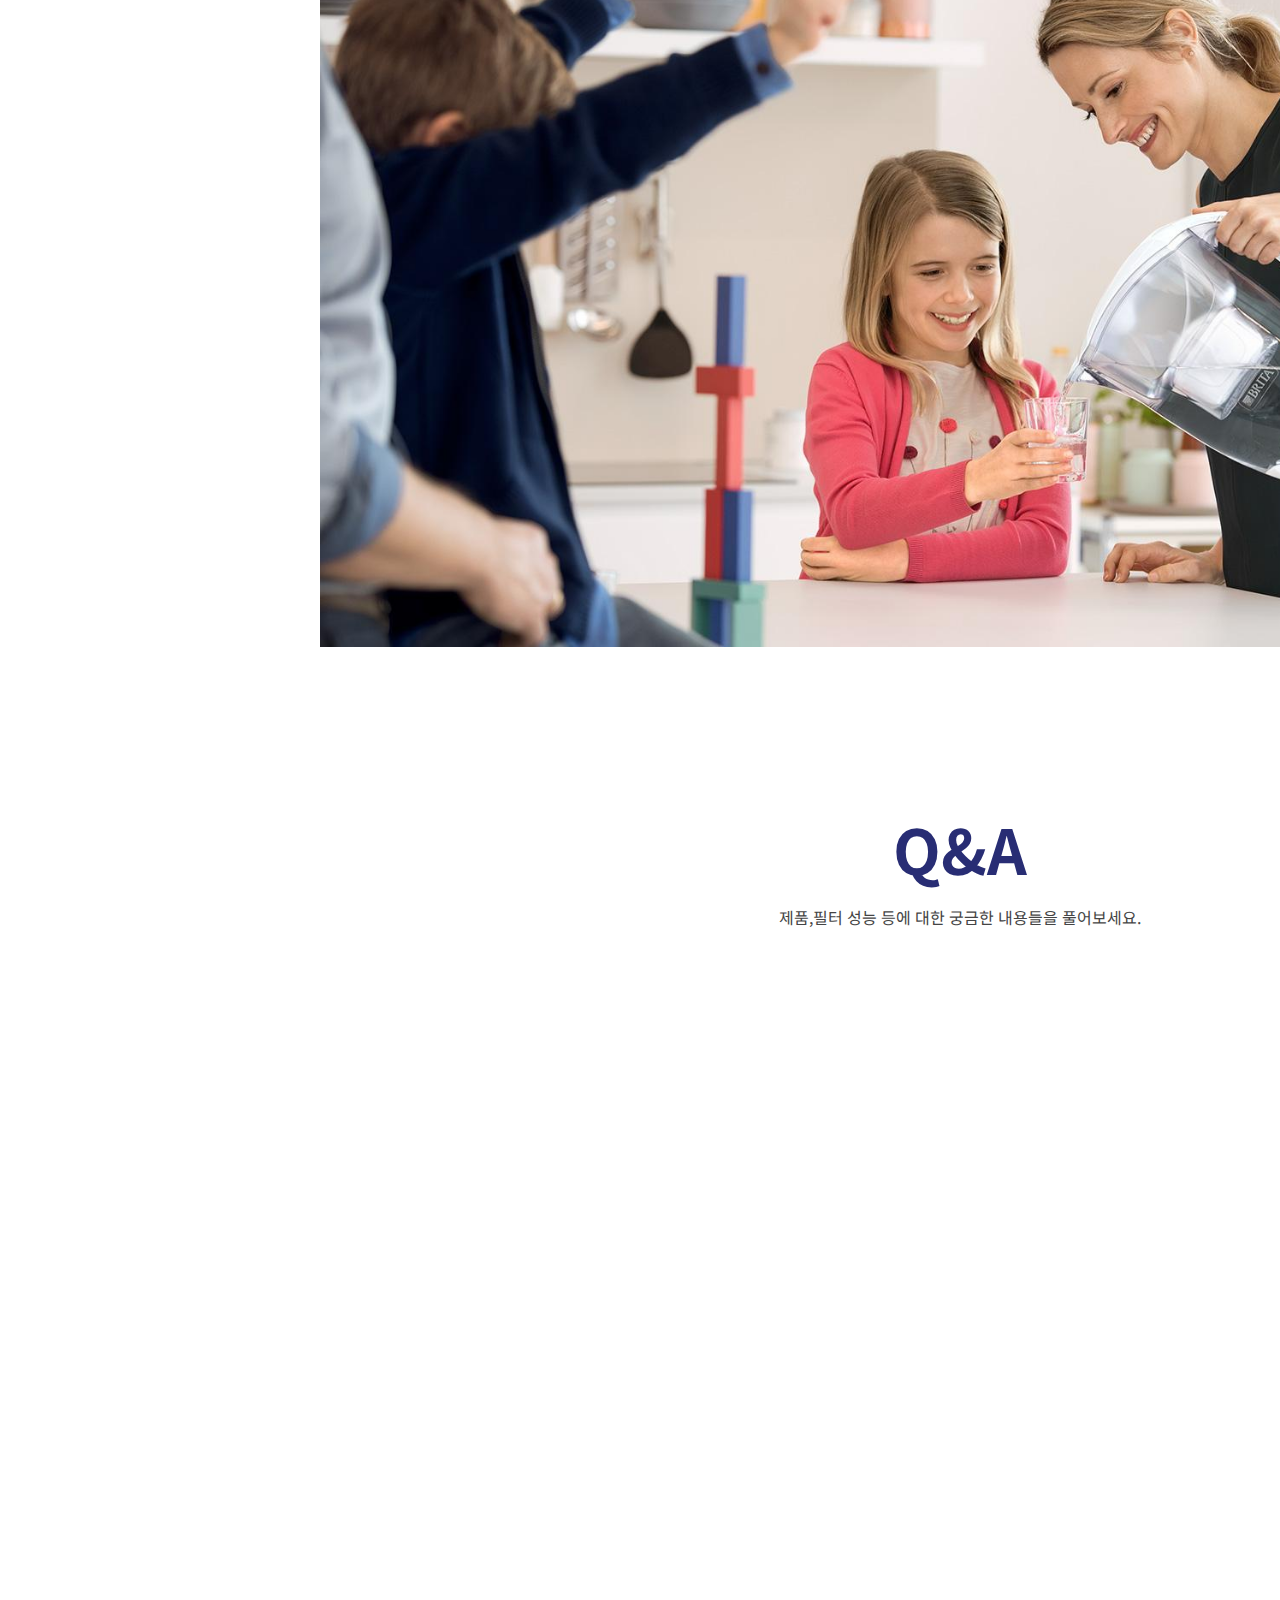
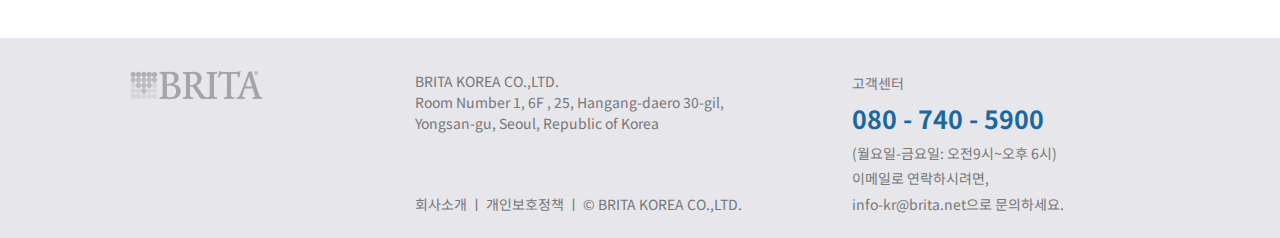
<file: sites/brita/brita_index.html>
<!DOCTYPE html>
<html lang="en">
<head>
    <meta charset="UTF-8">
    <meta name="viewport" content="width=device-width, initial-scale=1.0">
    <title>Brita</title>
    
    <link rel="preconnect" href="https://fonts.gstatic.com">
    <link href="https://fonts.googleapis.com/css2?family=Noto+Sans+KR:wght@100;300;400;500;700;900&display=swap" rel="stylesheet">
    <!--thin100 light300 regular400 medium500 bold700 black900-->
    <link rel="stylesheet" href="css/brita_css.css">
    
    <script src="js/jquery-3.5.1.min.js"></script>
    <script src="js/brita_script.js"></script>
</head>
<body>
    <header>
        <h1 class="logo"></h1>
        <nav>
            <ul class="gnb">
                <li>PRODUCTS</li>
                <li>STORY</li>
                <li>EVENT</li>
                <li>Q&A</li>
            </ul>
        </nav>
    </header>
    
    <section>
        <div class="sec01">
           <img src="img/bg_pear.png" alt="bg1" id="bg1">
            <div class="left">
                <div class="marella">
                    Fill and Enjoy<br>
                    <strong>Marella</strong>
                    </div>
                    <span>
                        <span class="brita">
                            다양한 색상과 크기로 당신의 상황에<br>
                            꼭 맞는 정수기, 브리타 마렐라로<br>
                            반짝이는 세상을 만나보세요.
                            <span class="more"><a href="brita_sub.html">더 알아보기</a></span>
                        </span>
                    </span>
                <div class="reprod">
                    <h4>관련제품</h4>
                    <div><img src="img/brita_fillandenjoy_fun_lime.png" alt="펀 라임"></div>
                    <div><img src="img/brita_fillandenjoy_marella_blue.png" alt="마렐라 블루"></div>
                    <div><img src="img/brita_fillandenjoy_flow.png" alt="필 엔조이"></div>
                </div>
            </div>
            <div class="right">
                <!--<img src="img/brita_fillandenjoy_marella_cool_white.png" alt="쿨화이트">-->
                <img src="img/Marella-CLP-RU-deckel.png" alt="뚜껑" id="cap">
                <img src="img/Marella-CLP-RU-filter.png" alt="필터" id="filter">
                <img src="img/Marella-CLP-RU-behaelter-vorn.png" alt="닫힘" id="basket">
                <img src="img/Marella-CLP-RU-behaelter-in.png" alt="중간필터" id="middle">
                <!--<img src="img/Marella-CLP-RU-behaelter.png" alt="본체" id="bottle">-->
                <img src="img/Marella-CLP-RU-fold.png" alt="본체1" id="bottom">
                <img src="img/Marella-CLP-RU-front.png" alt="본체덮" id="bocover">                
            </div>
        </div>
        <div class="sec02">
           <img src="img/bg_strawberry.png" alt="bg2" id="bg2">
            <div class="company">
                <img src="img/brita_experience_history_company_headquarters_landscape.jpg" alt="회사이미지">
                <div class="story">
                <h2>STORY</h2>
                <div>
                    <p>브</p>리타는 1966년 핸커머(Heinz Hankammer)의 ‘가능한 간편하게 수돗물을 여과해 마실 수 없을까?’하는 질문을 시작으로 그의 딸의 이름에서 영감을 얻어 창립되었습니다. 최초의 차량용 배터리에 이어 가정용 배터리까지 개발한 핸커머는 1970년 최초의 정수기로 특허를 출원했습니다. 그의 자택 정원 배나무 아래에서 시작된 브리타는 이후 발전을 거듭하여 50여년이 지난 현재 글로벌 기업으로 성장했습니다.
                </div>
                </div>
            </div>
            <div class="watercup">
                <img src="img/brita_experience_history_sensory_laboratory_portrait.jpg" alt="물컵">
                <div class="story">
                    <div class="taste">
                        <h4>TASTE</h4>
                        <p>
                            하인츠 핸커머 창립자는 <strong>브리타로 정수한 물로 내린 차의 맛과 향이 모두 뛰어나다</strong>는 사실을 발견했습니다. 그는 정수한 물이 식수, 음식, 차 등에 얼마나 영향을 미치는 지 입증하기 위해 인상적인' 티(tea) 테스트'를 실시했습니다. 수돗물을 넣은 브리타 정수기로 여과한 물로 차를 우려내어보니, 차가 식은 후 수돗물로 내린 차에는 부유물이 형성된 반면 브리타로 정수한 물로 내린 차에서는 여전히 깔끔하고 선명한 맛과 향을 느낄 수 있었습니다. 이는 실험을 지켜본 모든 사람들에게 깊은 인상을 남겼습니다.
                        </p>
                    </div>
                    <div class="reusable">
                        <h4>REUSABLE</h4>
                        <p>
                            하인츠 회장은 <strong>지속가능성, 사회적 책임</strong>을 중시하면서도 더 깨끗한 물을 위한 기술개발에 전념했습니다. 초기의 필터 제품은 리필 형태로만 공급되었으나, 1979년에는 리필 필터 카트리지가 추가로 개발되었습니다. 브리타는 공학연구용 및 상업용 전문등급 필터를 출시하여 제품군을 확장함과 동시에 디자인에도 소홀하지 않았습니다. <strong>하인츠 핸커머 회장의 "확실하고, 유용하며, 경제적인" 제품을 만든다</strong>는 기업비전 하의 브리타 디자인은 세계적으로 인정받고 있습니다. 브리타의 나벨리아 정수기는 2008년 일본 굿디자인어워드(Japanese Good Design Award)와 2009년 유수 디자인 어워드인 레드닷어워드(Red Dot Award)를 수상했습니다.
                        </p>
                    </div>
                </div>
            </div>
        </div>
        <div class="sec03">
           <img src="img/bg_orange.png" alt="bg3" id="bg3">
            <p>
            우리는 <strong>'지속가능한 방식'</strong> 으로<br>
            물을 마실 수 있는 솔루션을 제공합니다.
            </p>
            <!--<video src="888741034_1.mp4" autoplay muted></video>-->
        </div>
        <div class="sec04">
            <h3>플라스틱 병은 분해되기까지 최대 400년이 걸립니다.</h3>
            <p>
                  바다에서 해안으로 밀려온 플라스틱 폐기물은 수많은 관광지를 위협하고, 지역민의 생계수단을 빼앗습니다.<br> 연안지역의 농부들과 담수처리공장, 수력발전소도 인간이 발생시킨 폐기물로 고통받고 있습니다. <br>무분별한 플라스틱 남용과 무책임한 플라스틱 폐기물 처리는 전세계 바다에 치명적인 결과를 초래합니다. <br>작은 행동이 모여 큰 변화를 일으킬 수 있듯 소비자들은 플라스틱 폐기물을 감소시켜 적극적으로 지구환경 보호에 기여할 수 있습니다. 
            </p>
            <h1>그렇다면,</h1>
        </div>
        <div class="sec05">
            <h4>브리타 정수기는 플라스틱 쓰레기와 이산화탄소를 얼마나 줄일 수 있을까요?</h4>
            <div class="graph">
               <div class="g1">
                   <img src="img/graph1.png" alt="플라스틱 그래프">
                   <span id="co2_1">25.2kg</span>
                   <span id="bri_1">1.8kg</span>
               </div>
               <div class="g2">
                   <img src="img/graph2.png" alt="이산화탄소 그래프">
                   <span id="co2_2">209.5kg</span>
                   <span id="bri_2">7.6kg</span>
               </div>
                <p>1.5L 생수병(0.035kg)과 막스트라+필터(0.149kg) 무게 반올림 수치 기준(2017년 11월)</p>
            </div>
            <div class="many">
                <p>
                    브리타 막스트라+ 필터로<br>
                    <strong>연간 23.4kg의 플라스틱 쓰레기</strong>를<br>
                    줄일 수 있습니다.
                </p>
                <p>
                    브리타 막스트라+ 필터로<br>
                    <strong>연간 201.9kg의 이산화탄소 배출</strong>을<br>
                    줄일 수 있습니다.
                </p>
            </div>
        </div>
        <div class="sec06">
           <img src="img/brita_experience_personal_hydration_needs_family_in_kitchen_landscape.jpg" alt="브리타사용" id="usebrita">
            <div class="recycle">
                <h2>재활용에 동참해 주세요</h2>
                <p>
                사용한 카트리지를 재사용, 재활용하여 환경 보호에 이바지할 수 있습니다. <br>실제로 브리타는 1992년부터 소비자들에게 재활용 프로그램을 제공한 세계 최초의 정수기 제조사입니다. <br><br>국가마다 다르지만 브리타의 재활용 계획은 독일 타우누스타인에 위치한 통합 폐수처리시설을 <br>통한 자체 재생시스템에서부터 확인할 수 있습니다. <br><br>인하우스 설비를 활용해 재생된 이온교환수지는 신규 필터 카트리지에 재활용됩니다. <br>이를 통해 제품 생산을 위한 천연자원 이용과 탄소발자국을 절감할 수 있습니다. <br><br></p>
                <strong>즉, 필터 카트리지 재활용은 환경보호에 기여할 수 있는 기회라고 말할 수 있습니다.</strong>
            </div>
        </div>
        <div class="sec07">
            <h2>Q&A</h2>
            <p>제품,필터 성능 등에 대한 궁금한 내용들을 풀어보세요.</p>
            <div class="gna">
                <div class="q1">
                    <img src="img/brita_benefit_icon_daily_hydration.png" alt="qna1">
                    <p>브리타 수질 관련</p>
                </div>
                <div class="q2">
                    <img src="img/qna2.png" alt="qna2">
                    <p>브리타 필터 관련</p>
                </div>
                <div class="q3">
                    <img src="img/mapplaceholder_122316.png" alt="qna1">
                    <p>판매처 관련</p>
                </div>
            </div>
            <div class="top">
                ≪
            </div>
        </div>
    </section>
    <footer>
        <div id="f_wrap">
            <h1 class="logo"></h1>
            <div class="mid">
                <p>
                    BRITA KOREA CO.,LTD.<br>
                    Room Number 1, 6F , 25, Hangang-daero 30-gil,<br>
                    Yongsan-gu, Seoul, Republic of Korea<br>
                </p>
                <p>회사소개  ㅣ  개인보호정책  ㅣ  © BRITA KOREA CO.,LTD.</p>
            </div>
            <div class="rig">
                <p>
                    고객센터<br>
                    <strong>080 - 740 - 5900</strong><br>
                    (월요일-금요일: 오전9시~오후 6시)<br>
                    이메일로 연락하시려면,<br>
                    info-kr@brita.net으로 문의하세요.
                </p>
            </div>
        </div>
    </footer>
</body>
</html>
</file>
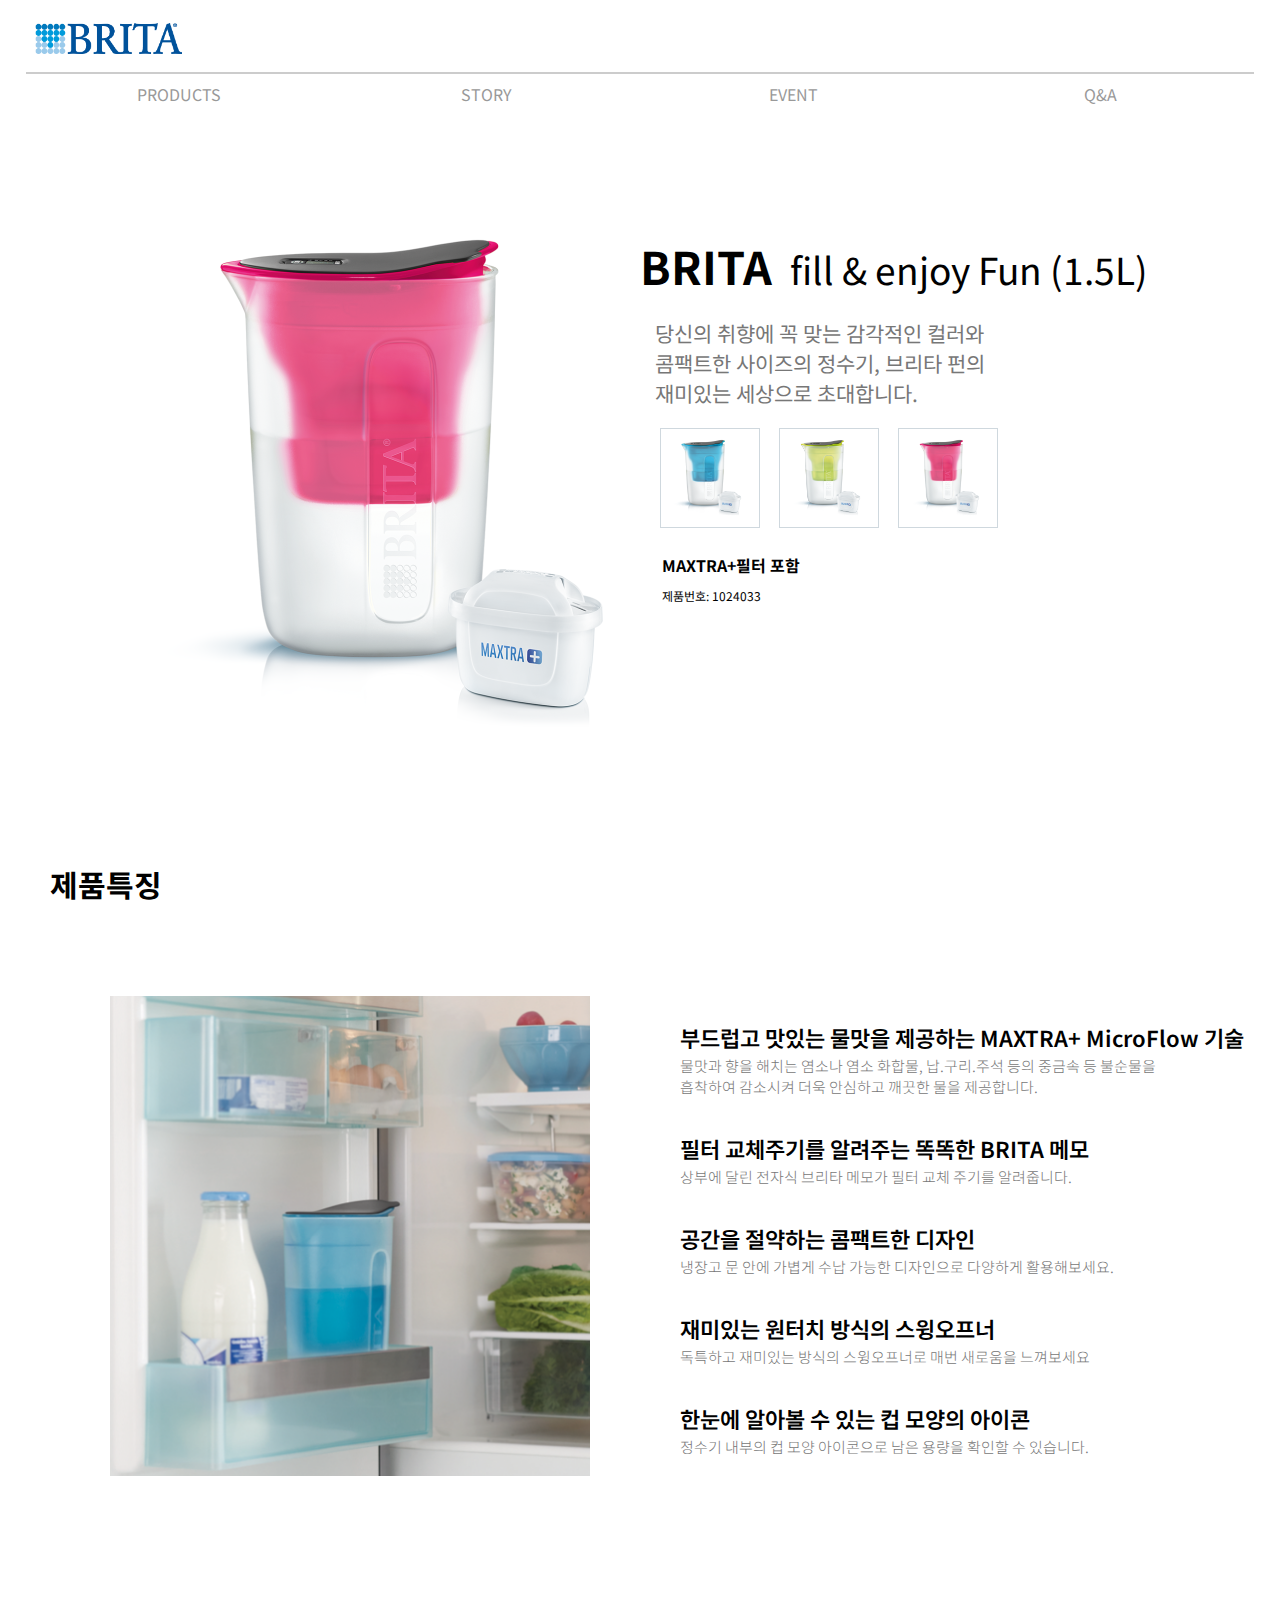
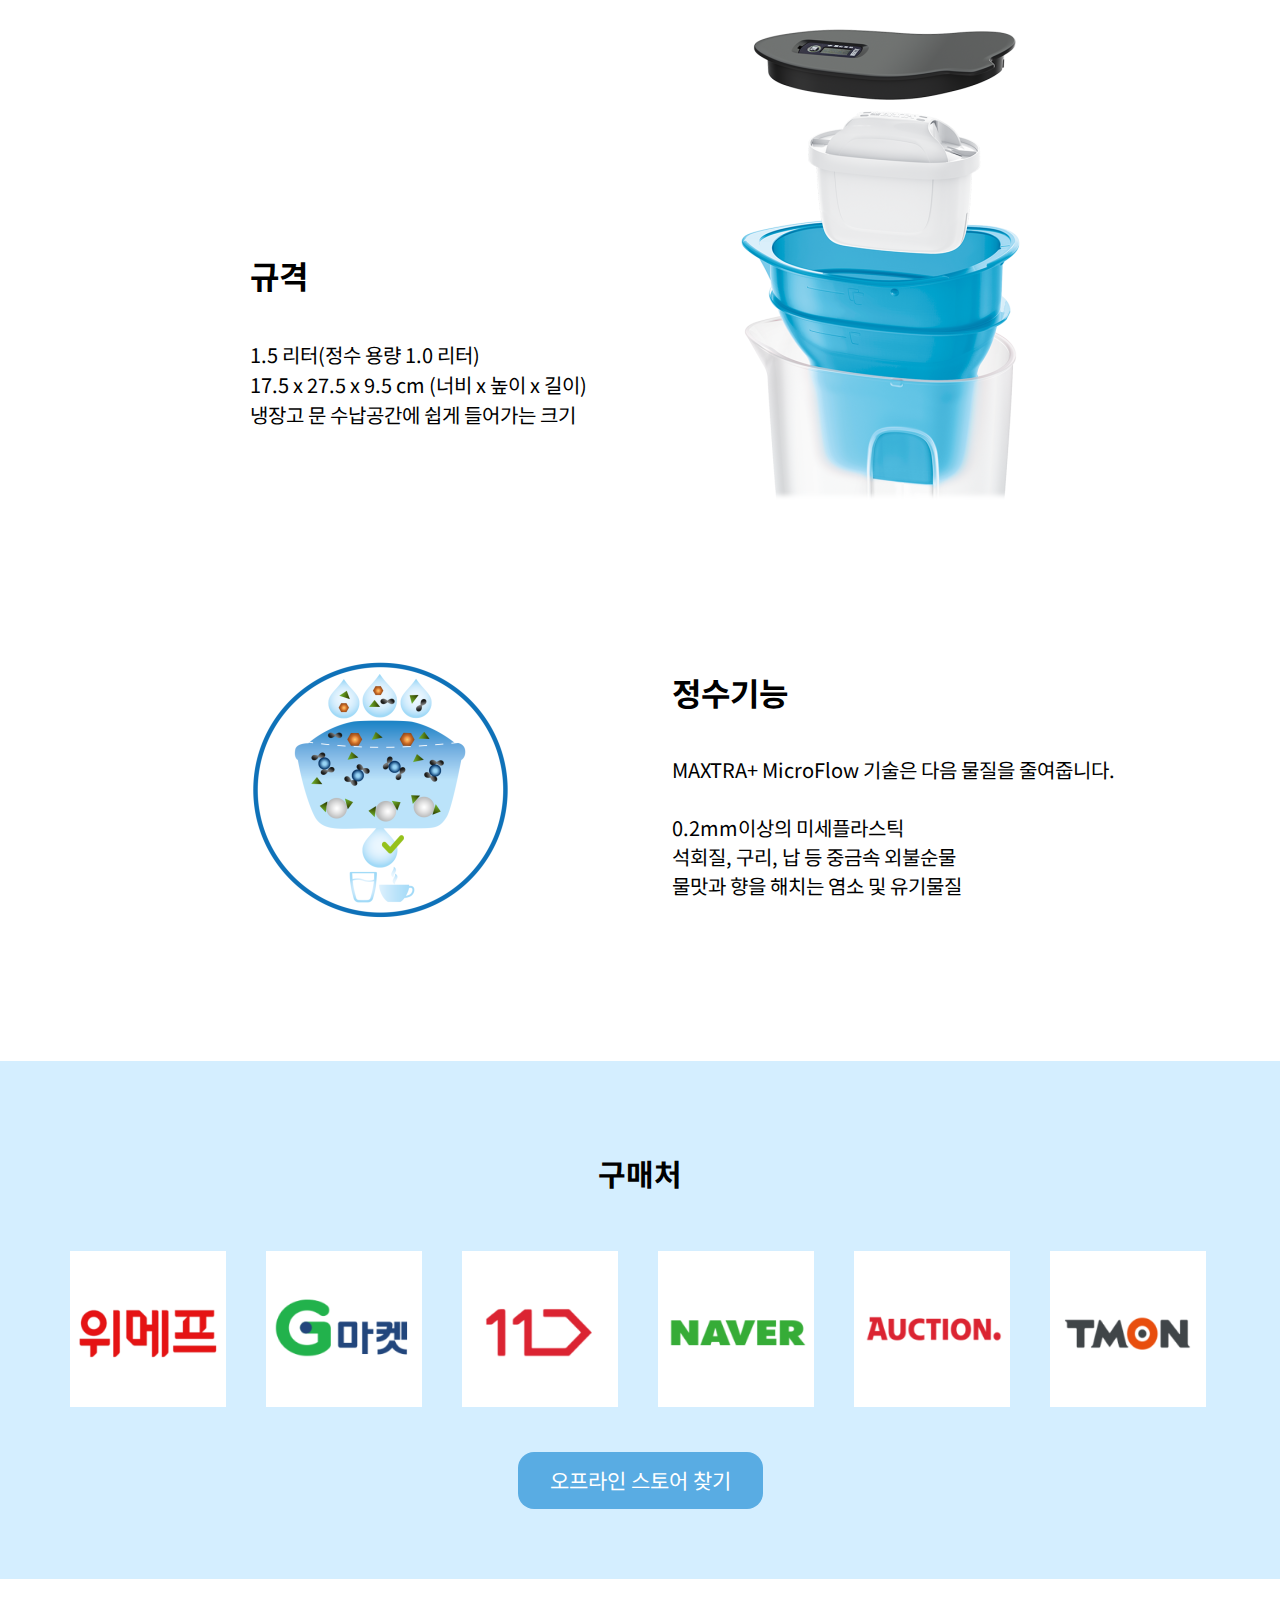
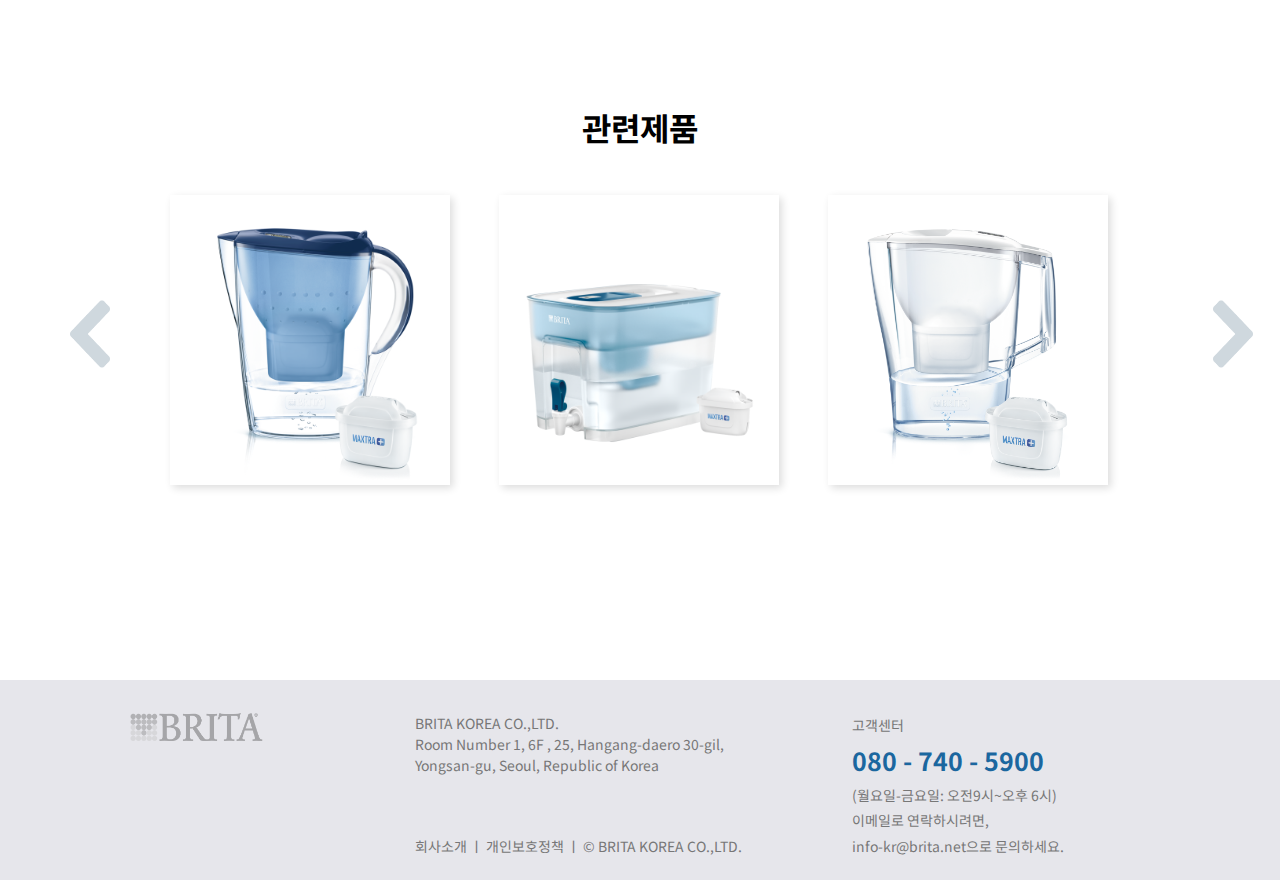
<file: sites/brita/brita_sub.html>
<!DOCTYPE html>
<html lang="en">
<head>
    <meta charset="UTF-8">
    <title>Brita Sub</title>
    
    <link rel="stylesheet" href="css/britasub.css">
    <link href="https://fonts.googleapis.com/css2?family=Noto+Sans+KR:wght@100;300;400;500;700;900&display=swap" rel="stylesheet">
    <!--thin100 light300 regular400 medium500 bold700 black900-->
    
    <script src="js/jquery-3.5.1.min.js"></script>
    
    <script>
        $(document).ready(function(){
            $('.sec04 .prev').click(function(){
               $('.prod').stop().animate({'margin-left':'-900px'},function(){
                   $('.prod>img').eq(0).appendTo('.prod');
                   $('.prod').css({'margin-left':'-450px'});
               });
           });
           $('.sec04 .next').click(function(){
               $('.list').stop().animate({'margin-left':'0px'},function(){
                   $('.list>li').eq(2).prependTo('.list');
                   $('.list').css({'margin-left':'-450px'});
               });
        });
    </script>
    
</head>
<body>
    <header>
        <h1 class="logo"></h1>
        <nav>
            <ul class="gnb">
                <li>PRODUCTS</li>
                <li>STORY</li>
                <li>EVENT</li>
                <li>Q&A</li>
            </ul>
        </nav>
    </header>
    
    <section>
        <div class="sec01">
            <div class="fun">
                <img src="img/brita_fillandenjoy_fun_pink.png" alt="펀핑크">
            </div>
            <div class="main">
                <h2><strong>BRITA</strong> fill & enjoy Fun (1.5L)</h2>
                <p>
                당신의 취향에 꼭 맞는 감각적인 컬러와<br> 
                콤팩트한 사이즈의 정수기, 브리타 펀의<br>
                재미있는 세상으로 초대합니다.               
                </p>
                <span>
                    <img src="img/brita_fillandenjoy_fun_blue.png" alt="펀블루">
                    <img src="img/brita_fillandenjoy_fun_lime.png" alt="펀라임">
                    <img src="img/brita_fillandenjoy_fun_pink.png" alt="펀핑크">
                </span>
                <div class="max">
                    <strong>MAXTRA+필터 포함</strong>
                    <p>제품번호: 1024033</p>
                </div>
            </div>
        </div>
        
        <div class="sec02">
            <h2>제품특징</h2>
            <div class="in">
                <img src="img/16_FE_Fun_blue_kitchen_still_fridge_1.png" alt="브리타-냉장고안">
                <div class="dis">
                    <p>부드럽고 맛있는 물맛을 제공하는 MAXTRA+ MicroFlow 기술                   
                    </p>
                    <span>
                        물맛과 향을 해치는 염소나 염소 화합물, 납.구리.주석 등의 중금속 등 불순물을<br>흡착하여 감소시켜 더욱 안심하고 깨끗한 물을 제공합니다.
                    </span>
                    <p>필터 교체주기를 알려주는 똑똑한 BRITA 메모</p>
                    <span>
                        상부에 달린 전자식 브리타 메모가 필터 교체 주기를 알려줍니다.
                    </span>
                    <p>공간을 절약하는 콤팩트한 디자인</p>
                    <span>
                        냉장고 문 안에 가볍게 수납 가능한 디자인으로 다양하게 활용해보세요.
                    </span>
                    <p>재미있는 원터치 방식의 스윙오프너</p>
                    <span>
                        독특하고 재미있는 방식의 스윙오프너로 매번 새로움을 느껴보세요
                    </span>
                    <p>한눈에 알아볼 수 있는 컵 모양의 아이콘</p>
                    <span>
                        정수기 내부의 컵 모양 아이콘으로 남은 용량을 확인할 수 있습니다. 
                    </span>
                </div>
            </div>
            <div class="measure">
                <div class="mea">
                    <h4>규격</h4>
                    <span>
                    1.5 리터(정수 용량 1.0 리터)<br>17.5 x 27.5 x 9.5 cm (너비 x 높이 x 길이)<br>냉장고 문 수납공간에 쉽게 들어가는 크기
                    </span>
                </div>
                <img src="img/brita_fillandenjoy_fun_blue_explosion.png" alt="펀블루 내부">
            </div>
            <div class="filter">
               <img src="img/brita_maxtra_microflow_technology_filtration.png" alt="필터성능">
                <div class="fil">
                    <h4>정수기능</h4>
                    <span>
                        MAXTRA+ MicroFlow 기술은 다음 물질을 줄여줍니다.<br><br>
                        0.2mm이상의 미세플라스틱<br>
                        석회질, 구리, 납 등 중금속 외불순물<br>
                        물맛과 향을 해치는 염소 및 유기물질
                    </span>
                </div>
            </div>
        </div>
</section>        
        <div class="sec03">
           <div id="wrap">
            <h4>구매처</h4>
            <div class="logos">
                <img src="img/wmp.png" alt="위메프">
                <img src="img/gmarket.png" alt="지마켓">
                <img src="img/11st.png" alt="11번가">
                <img src="img/naver.png" alt="네이버">
                <img src="img/auction.png" alt="옥션">
                <img src="img/tmon.png" alt="티몬">
            </div>
            <div class="offline">
                오프라인 스토어 찾기
            </div>
            </div>
        </div>
        
        <div class="sec04">
          <div id="wrap">
           <h4>관련제품</h4> 
           <div class="prod">
              <div class="prev"></div>
               <img src="img/brita_fillandenjoy_marella_blue%20(1).png" alt="마렐라">
               <img src="img/brita_fillandenjoy_flow%20(1).png" alt="플로우">
               <img src="img/brita_fillandenjoy_aluna_cool_white.png" alt="아루나">
               <div class="next"></div>
           </div>
           </div>
        </div>
    
    <footer>
        <div id="f_wrap">
            <h1 class="logo"></h1>
            <div class="mid">
                <p>
                    BRITA KOREA CO.,LTD.<br>
                    Room Number 1, 6F , 25, Hangang-daero 30-gil,<br>
                    Yongsan-gu, Seoul, Republic of Korea<br>
                </p>
                <p>회사소개  ㅣ  개인보호정책  ㅣ  © BRITA KOREA CO.,LTD.</p>
            </div>
            <div class="rig">
                <p>
                    고객센터<br>
                    <strong>080 - 740 - 5900</strong><br>
                    (월요일-금요일: 오전9시~오후 6시)<br>
                    이메일로 연락하시려면,<br>
                    info-kr@brita.net으로 문의하세요.
                </p>
            </div>
        </div>
    </footer>
</body>
</html>
</file>
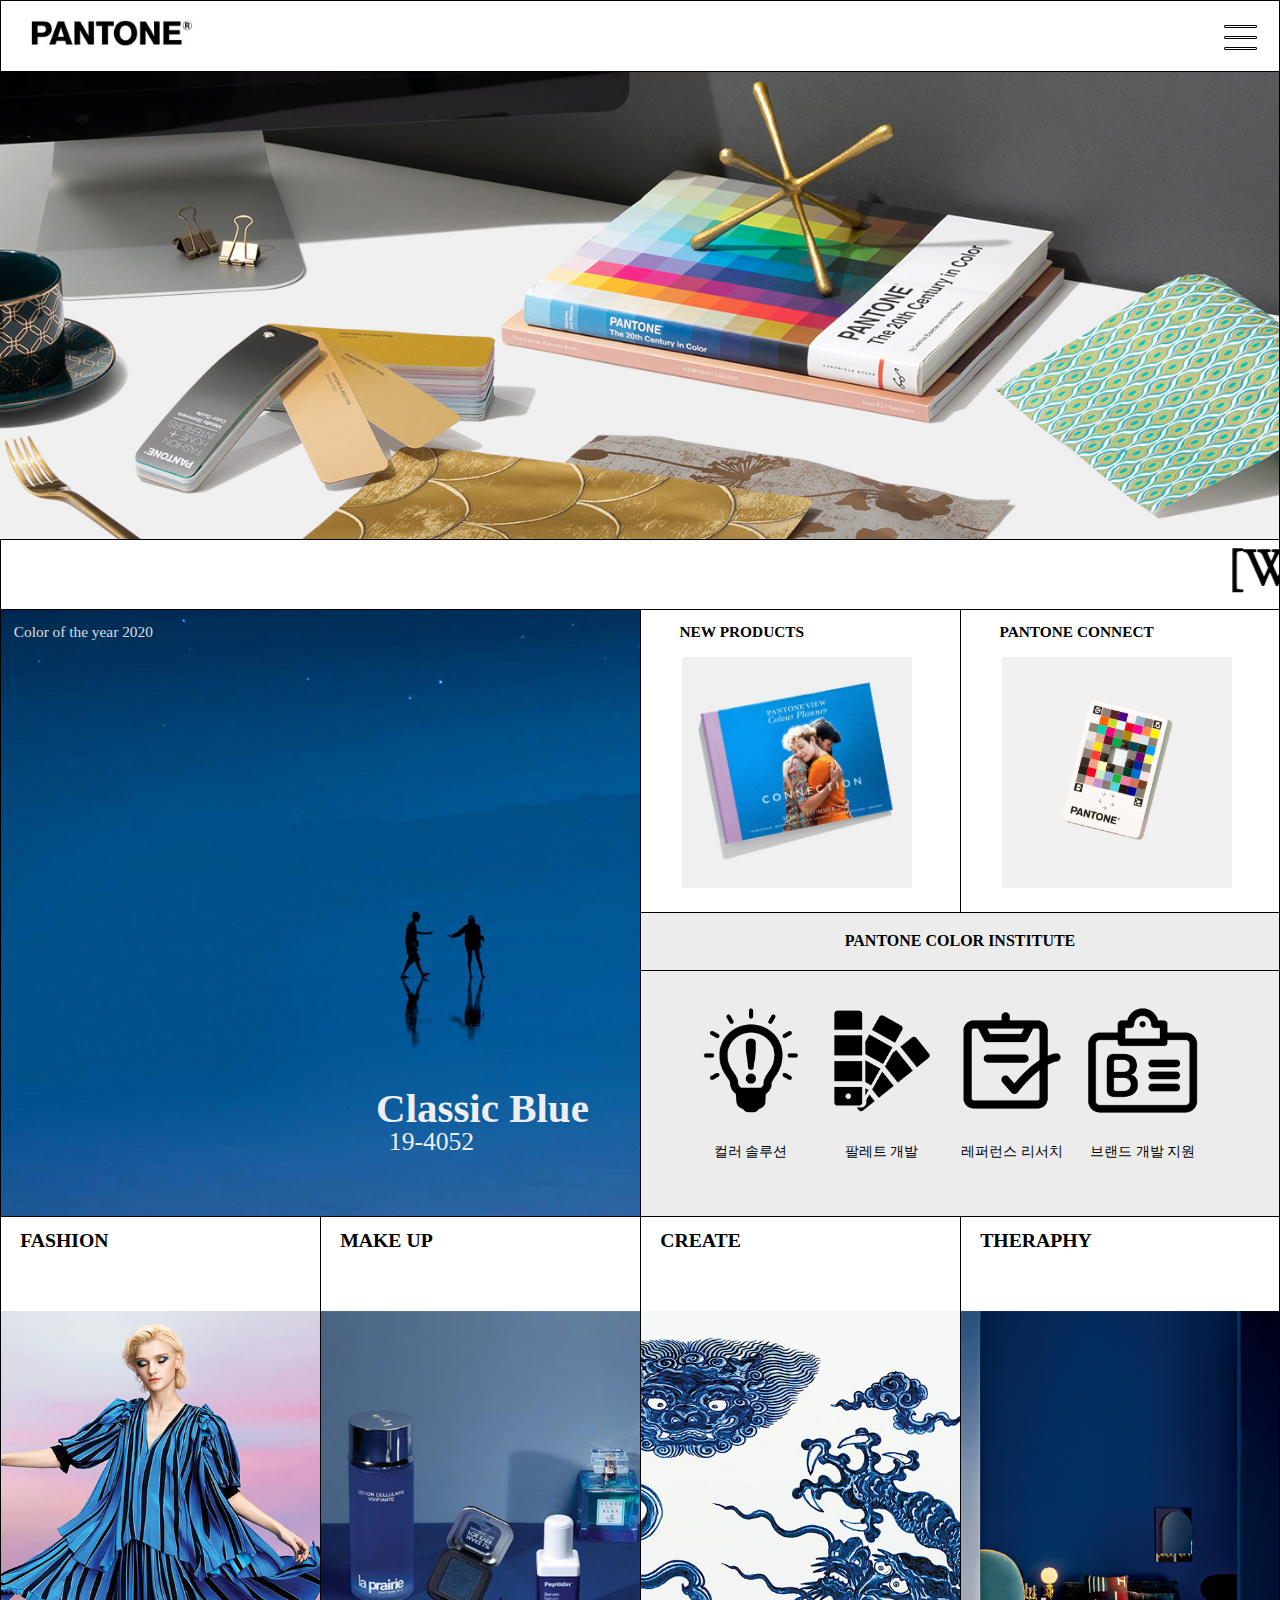
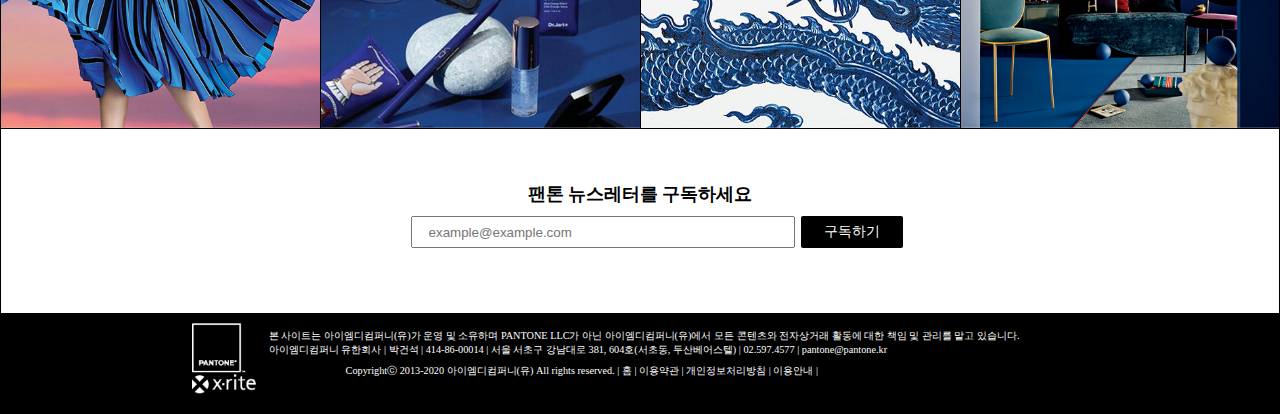
<file: sites/pantone/pantone.html>
<!DOCTYPE html>
<html lang="ko">
<head>
    <meta charset="UTF-8">
    <meta name="viewport" content="width=device-width, initial-scale=1.0">
    <title>PANTONE</title>
    <link rel="stylesheet" href="css/pantone_style.css"> 
    
    <script src="js/jquery-3.5.1.min.js"></script>
    <script src="js/pantone_script.js"></script>
</head>
<body>
   <div id="wrap">
    <header>
       <h1 class="logo"><img src="img/logo_text.jpg" alt="팬톤로고"></h1>
        <nav class="nav_pc">
            <ul class="gnb">
                <li><a href="#">Products</a>
                    <ul class="lnb">
                        <li>분야별
                            <ul class="lnb2">
                                <li>그래픽</li>
                                <li>패션 + 홈인테리어</li>
                                <li>플라스틱</li>
                                <li>측색</li>
                                <li>컬러 관리 장비</li>
                                <li>디지털 앱</li>
                                <li>Munsell</li>
                            </ul>
                        </li>
                        <li>분류별
                            <ul class="lnb2">
                                <li>패키징</li>
                                <li>인쇄</li>
                                <li>디지털</li>
                                <li>섬유</li>
                                <li>플라스틱</li>
                                <li>코팅</li>
                                <li>코스메틱</li>
                            </ul>
                        </li>
                        <li>도구별
                            <ul class="lnb2">
                                <li>컬러 심리학</li>
                                <li>트렌드 북</li>
                                <li>파레트 개발</li>
                                <li>컬러 확인</li>
                                <li>생산 & 연구</li>
                            </ul>
                        </li>
                        <li>낱장구매</li>
                        <li>개인결제</li>
                    </ul>
                </li>
                <li>Learn
                    <ul class="lnb2">
                        <li>팬톤 올해의 컬러</li>
                        <li>트렌트 북</li>
                        <li>패션 컬러 트렌드 리포트</li>
                        <li>팬톤 보도자료</li>
                        <li>가까운 컬러 찾기</li>
                        <li>오늘의 컬러</li>
                        <li>Dyestuff Forulation</li>
                    </ul>
                </li>
                <li class="cy">Color system
                    <ul class="lnb2">
                        <li>팬톤컬러 시스템</li>
                        <li>그래픽 디자인</li>
                        <li>패션 디자인</li>
                        <li>제품 디자인</li>
                    </ul>
                </li>
                <li>Consult
                    <ul class="lnb2">
                        <li><a href="sub_pantone.html">팬톤 컬러 인스티튜드(PCI)</a></li>
                    </ul>
                </li>
                <li>Support
                    <ul class="lnb2">
                        <li>제품 등록</li>
                        <li>팬톤 컬러 매니저 사용법</li>
                        <li>캡슈어 사용법</li>
                        <li>소프트웨어 다운로드</li>
                        <li>카달로그 다운로드</li>
                        <li>자주하는 질문</li>
                        <li>디지털 월페이퍼</li>
                    </ul>
                </li>
            </ul>
        </nav>
        <div class="burger">
            <img src="img/t_open.png" alt="트리거메뉴" class="open">
            <img src="img/t_close.png" alt="트리거메뉴" class="close">
        </div>
        
        <nav class="nav_m">
            <ul class="gnb_m">
                <li><a href="#" class=".pro_m">Products</a>
                    <ul class="lnb_m">
                        <li><a href="#">분야별</a>
                            <ul class="lnb2_m">
                                <li>그래픽</li>
                                <li>패션 + 홈인테리어</li>
                                <li>플라스틱</li>
                                <li>측색</li>
                                <li>컬러 관리 장비</li>
                                <li>디지털 앱</li>
                                <li>Munsell</li>
                            </ul>
                        </li>
                        <li><a href="#">분류별</a>
                            <ul class="lnb2_m">
                                <li>패키징</li>
                                <li>인쇄</li>
                                <li>디지털</li>
                                <li>섬유</li>
                                <li>플라스틱</li>
                                <li>코팅</li>
                                <li>코스메틱</li>
                            </ul>
                        </li>
                        <li><a href="#">도구별</a>
                            <ul class="lnb2_m">
                                <li>컬러 심리학</li>
                                <li>트렌드 북</li>
                                <li>파레트 개발</li>
                                <li>컬러 확인</li>
                                <li>생산 & 연구</li>
                            </ul>
                        </li>
                        <li><a href="#">낱장구매 / 개인결제</a></li>
                    </ul>
                </li>
                <li><a href="#">Learn</a>
                    <ul class="lnb2_m">
                        <li>팬톤 올해의 컬러</li>
                        <li>트렌트 북</li>
                        <li>패션 컬러 트렌드 리포트</li>
                        <li>팬톤 보도자료</li>
                        <li>가까운 컬러 찾기</li>
                        <li>오늘의 컬러</li>
                        <li>Dyestuff Forulation</li>
                    </ul>
                </li>
                <li><a href="#">Color system</a>
                    <ul class="lnb2_m">
                        <li>팬톤컬러 시스템</li>
                        <li>그래픽 디자인</li>
                        <li>패션 디자인</li>
                        <li>제품 디자인</li>
                    </ul>
                </li>
                <li><a href="#">Consult</a>
                    <ul class="lnb2_m">
                        <a href="sub_pantone.html">팬톤 컬러 인스티튜드(PCI)</a>
                    </ul>
                </li>
                <li><a href="#">Support</a>
                    <ul class="lnb2_m">
                        <li>제품 등록</li>
                        <li>팬톤 컬러 매니저 사용법</li>
                        <li>캡슈어 사용법</li>
                        <li>소프트웨어 다운로드</li>
                        <li>카달로그 다운로드</li>
                        <li>자주하는 질문</li>
                        <li>디지털 월페이퍼</li>
                    </ul>
                </li>
            </ul>
        </nav>
    </header>
    
    <section>
        <div class="sec01">
            <div class="webinar">
                <span>
                    <p class="day">2</p>
                    <p class="mon">DEC</p>
                </span>
                <div class="txt">
                   <h2>PANTONE X MONOTYPE:<br>
                   <p>HOW COLOR AND FONT<br>MAKE AN ICONIC BRAND</p></h2>
                   <span>
                       Wednesday, December 2, 2020<br>
                       12:00 PM EST<br><br>
                       Alen Palmer (Monotype VR 마케터)와<br>
                       Laurie Pressman (팬톤 컬러 컨설터)
                   </span>
                   <p id="how">
                       두 전문가가 <strong>성공적인 브랜드</strong>를 만들기 위해<br>
                       <strong>컬러와 폰트</strong>를 어떻게 이용해야 하는지 <br>제안합니다.
                   </p>
                    <div class="regi">REGISTER NOW</div>
                </div>
            </div>
            <div class="visual"></div>
        </div>    
        <div class="webline">
            <p>
                <marquee behavior="scroll" direction="left">
                    <strong>[WEBINAR]</strong> PANTONE * MONOTYPE : <span>HOW COLOR AND FONT MAKE AN ICONIC BRAND</span> - Wed, Dec 2, 2020
                </marquee>
            </p>
        </div>        
        <div class="year">
            <p>Color of the year 2020</p>
            <span>
                <h3>Classic Blue</h3>
                <p>19-4052</p>
            </span>
        </div>
        <div class="sec02">
            <div class="new">
                <span>NEW PRODUCTS</span>
                <div class="img">
                    <img src="img/new01.jpg" alt="신제품01" id="img1">
                    <!--<img src="img/new02.jpg" alt="신제품02" id="img2">
                    <img src="img/new03.jpg" alt="신제품03" id="img3">
                    <img src="img/new04.jpg" alt="신제품04" id="img4">-->
                    <div class="direct">
                        자세히 보기
                    </div>
                </div>
            </div>
            <div class="connect">
                <span>PANTONE CONNECT</span>
                <div class="img">
                    <img src="img/connect01.jpg" alt="커넥트01">
                    <div class="direct">
                        자세히 보기
                    </div>
                </div>
            </div>
            <div class="institute">
                <span>PANTONE COLOR INSTITUTE</span>
                <div class="icons">
                    <div class="icon1">
                       <img src="img/icon_01.png" alt="아이콘1">
                        <span>컬러 솔루션</span>
                    </div>
                    <div class="icon2">
                       <img src="img/icon_02.png" alt="아이콘2">
                        <span>팔레트 개발</span>
                    </div>
                    <div class="icon3">
                       <img src="img/icon_03.png" alt="아이콘3">
                        <span>레퍼런스 리서치</span>
                    </div>
                    <div class="icon4">
                       <img src="img/icon_04.png" alt="아이콘4">
                        <span>브랜드 개발 지원</span>
                    </div>
                </div>
            </div>
        </div>
        <div class="sec03">
            <div class="fashion">
                <span>FASHION</span>
                <p class="go">바로가기<img src="img/icon_link.png" alt="바로가기"></p>
                <div class="img"></div>
            </div>
            <div class="makeup">
                <span>MAKE UP</span>
                <p class="go">바로가기<img src="img/icon_link.png" alt="바로가기"></p>
                <div class="img"></div>
            </div>
            <div class="create">
                <span>CREATE</span>
                <p class="go">바로가기<img src="img/icon_link.png" alt="바로가기"></p>
                <div class="img"></div>
            </div>
            <div class="theraphy">
                <span>THERAPHY</span>
                <p class="go">바로가기<img src="img/icon_link.png" alt="바로가기"></p>
                <div class="img"></div>
            </div>
        </div>
    </section>
    
    <footer>
        <div class="letter">
           <h3>팬톤 뉴스레터를 구독하세요</h3>
            <div class="email">
                <input type="text" placeholder="example@example.com">
                <div class="submit">구독하기</div>
            </div>
        </div>
        <div class="foot">
            <div class="fwrap">
                <h2><img src="img/flogo2.png" alt=""></h2>
                <p>
                    본 사이트는 아이엠디컴퍼니(유)가 운영 및 소유하며 PANTONE LLC가 아닌 아이엠디컴퍼니(유)에서 모든 콘텐츠와 전자상거래 활동에 대한 책임 및 관리를 맡고 있습니다. <br>
                    아이엠디컴퍼니 유한회사 | 박건석 | 414-86-00014 | 서울 서초구 강남대로 381, 604호(서초동, 두산베어스텔) | 02.597.4577 | pantone@pantone.kr
                </p>
                <span>
                   <p>Copyrightⓒ 2013-2020 아이엠디컴퍼니(유) All rights reserved.
                    | 홈 | 이용약관 | 개인정보처리방침 | 이용안내 |</p>
                </span>
            </div>
        </div>
    </footer>
   </div>
</body>
</html>
</file>
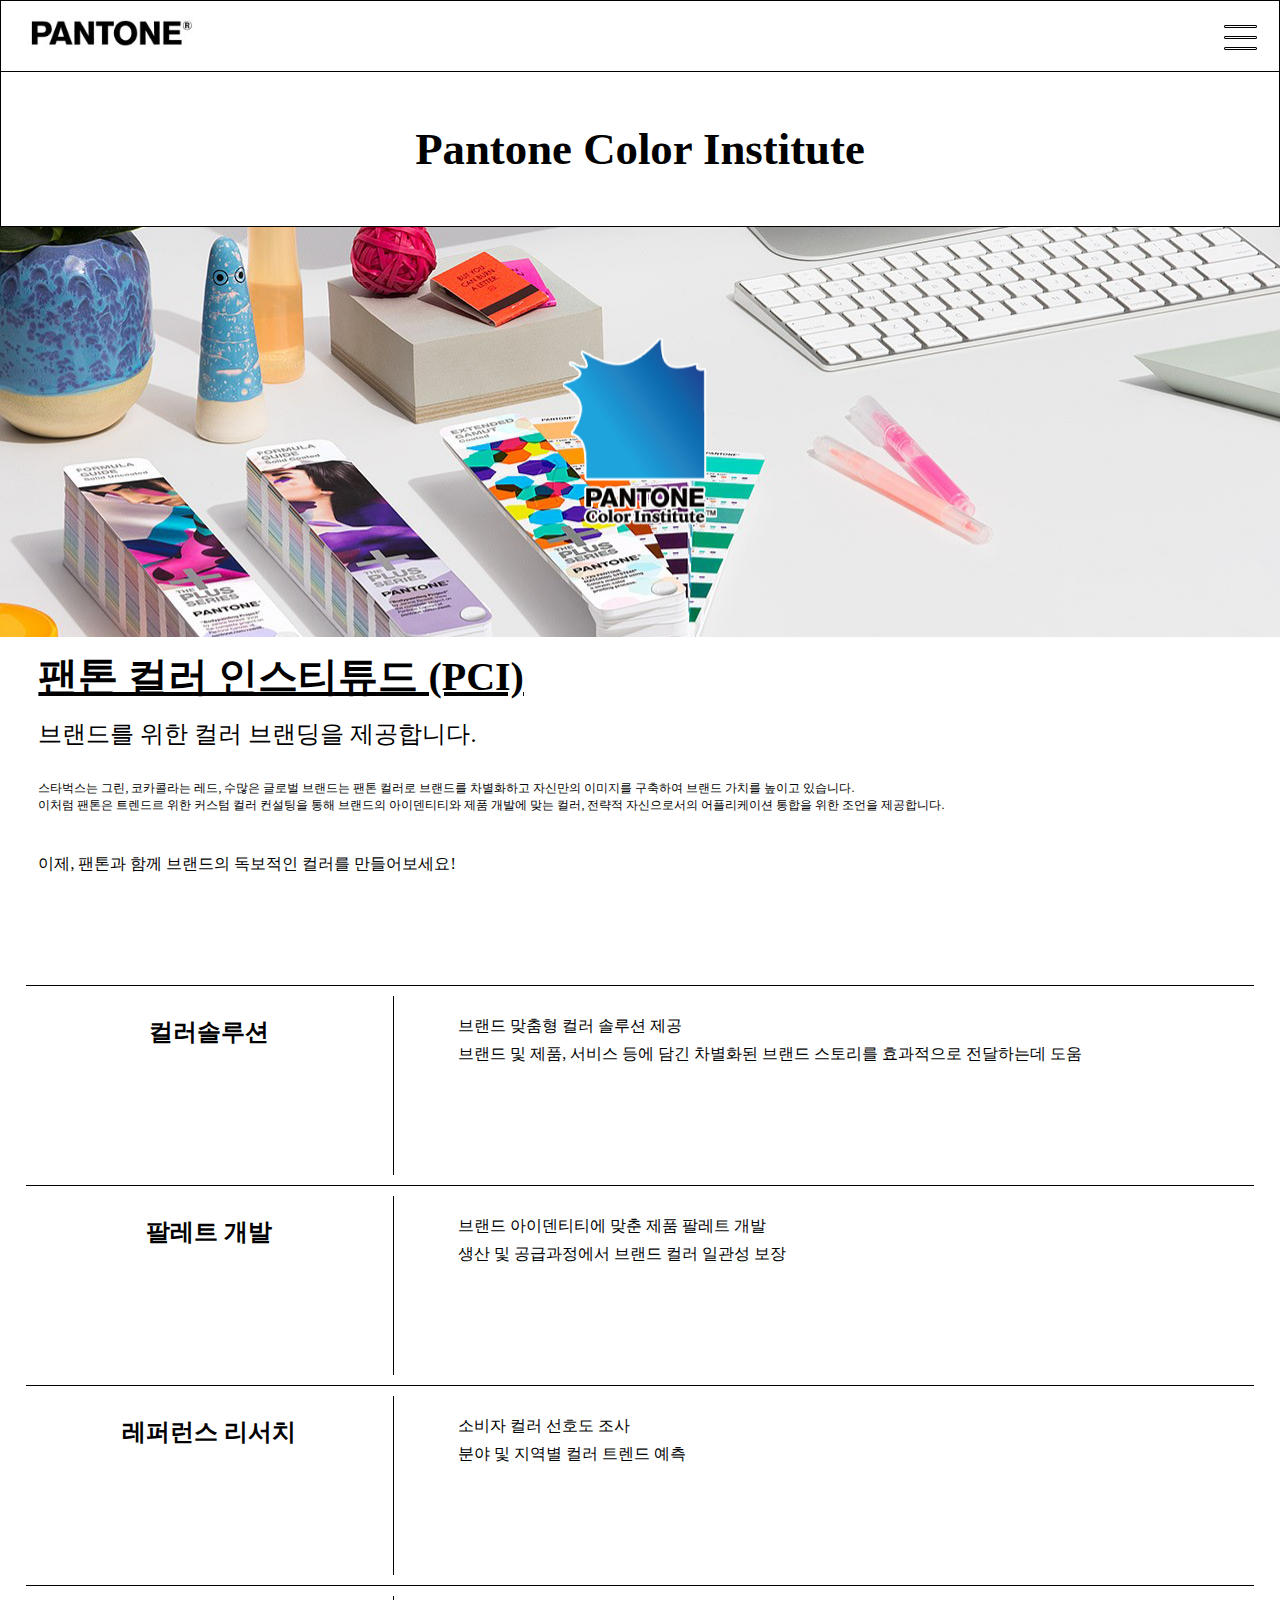
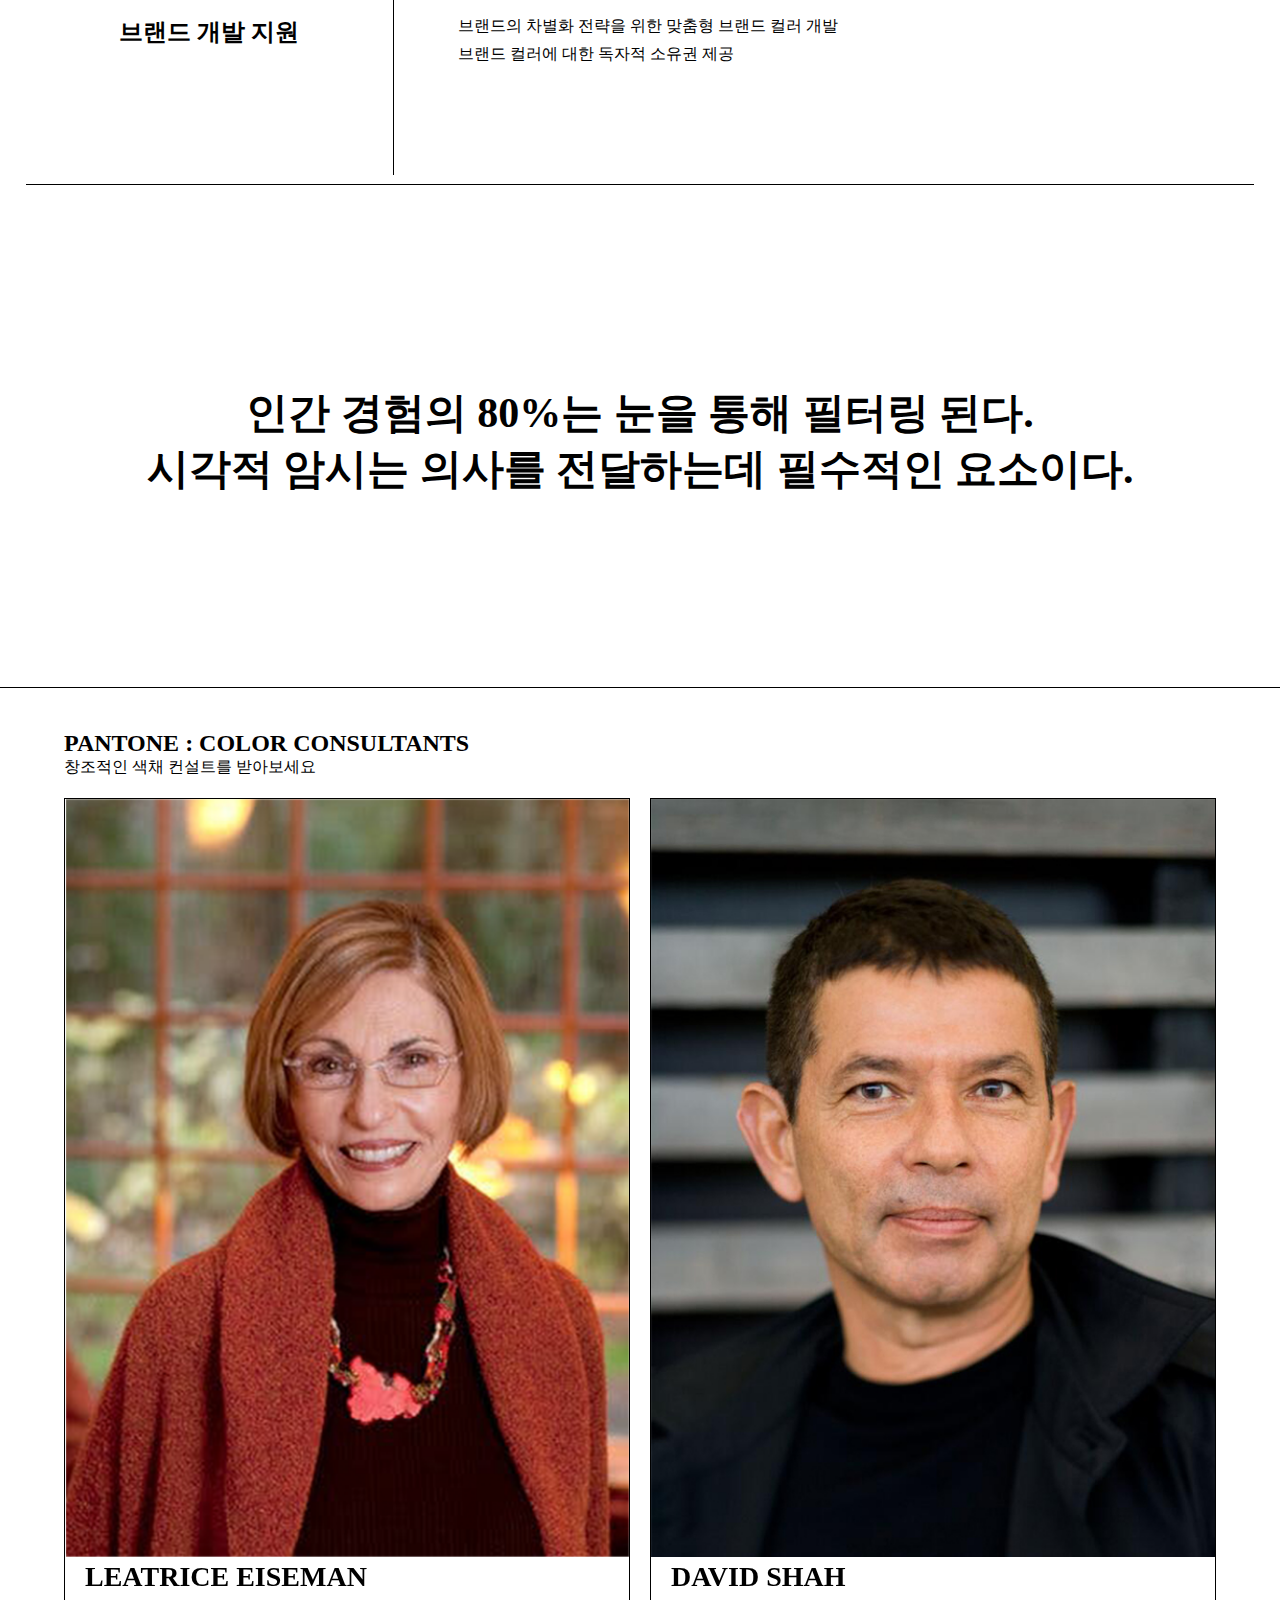
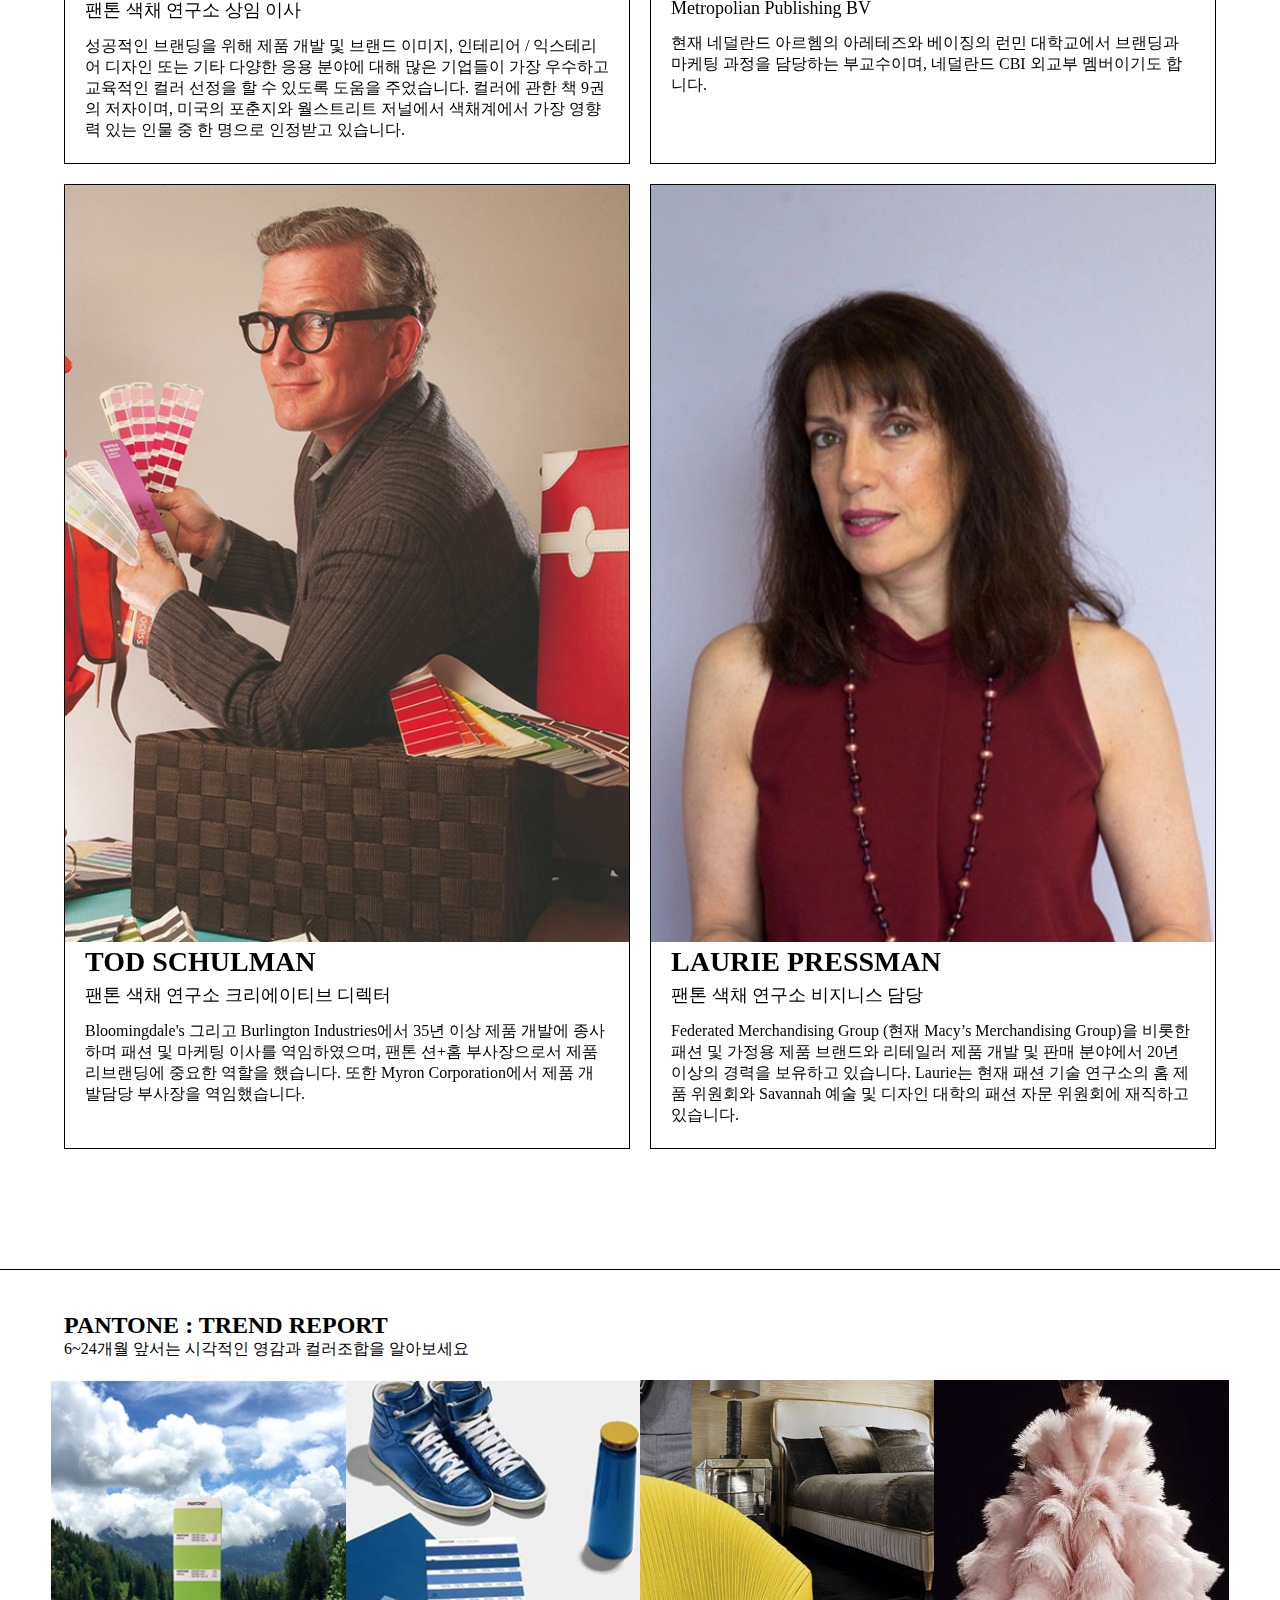
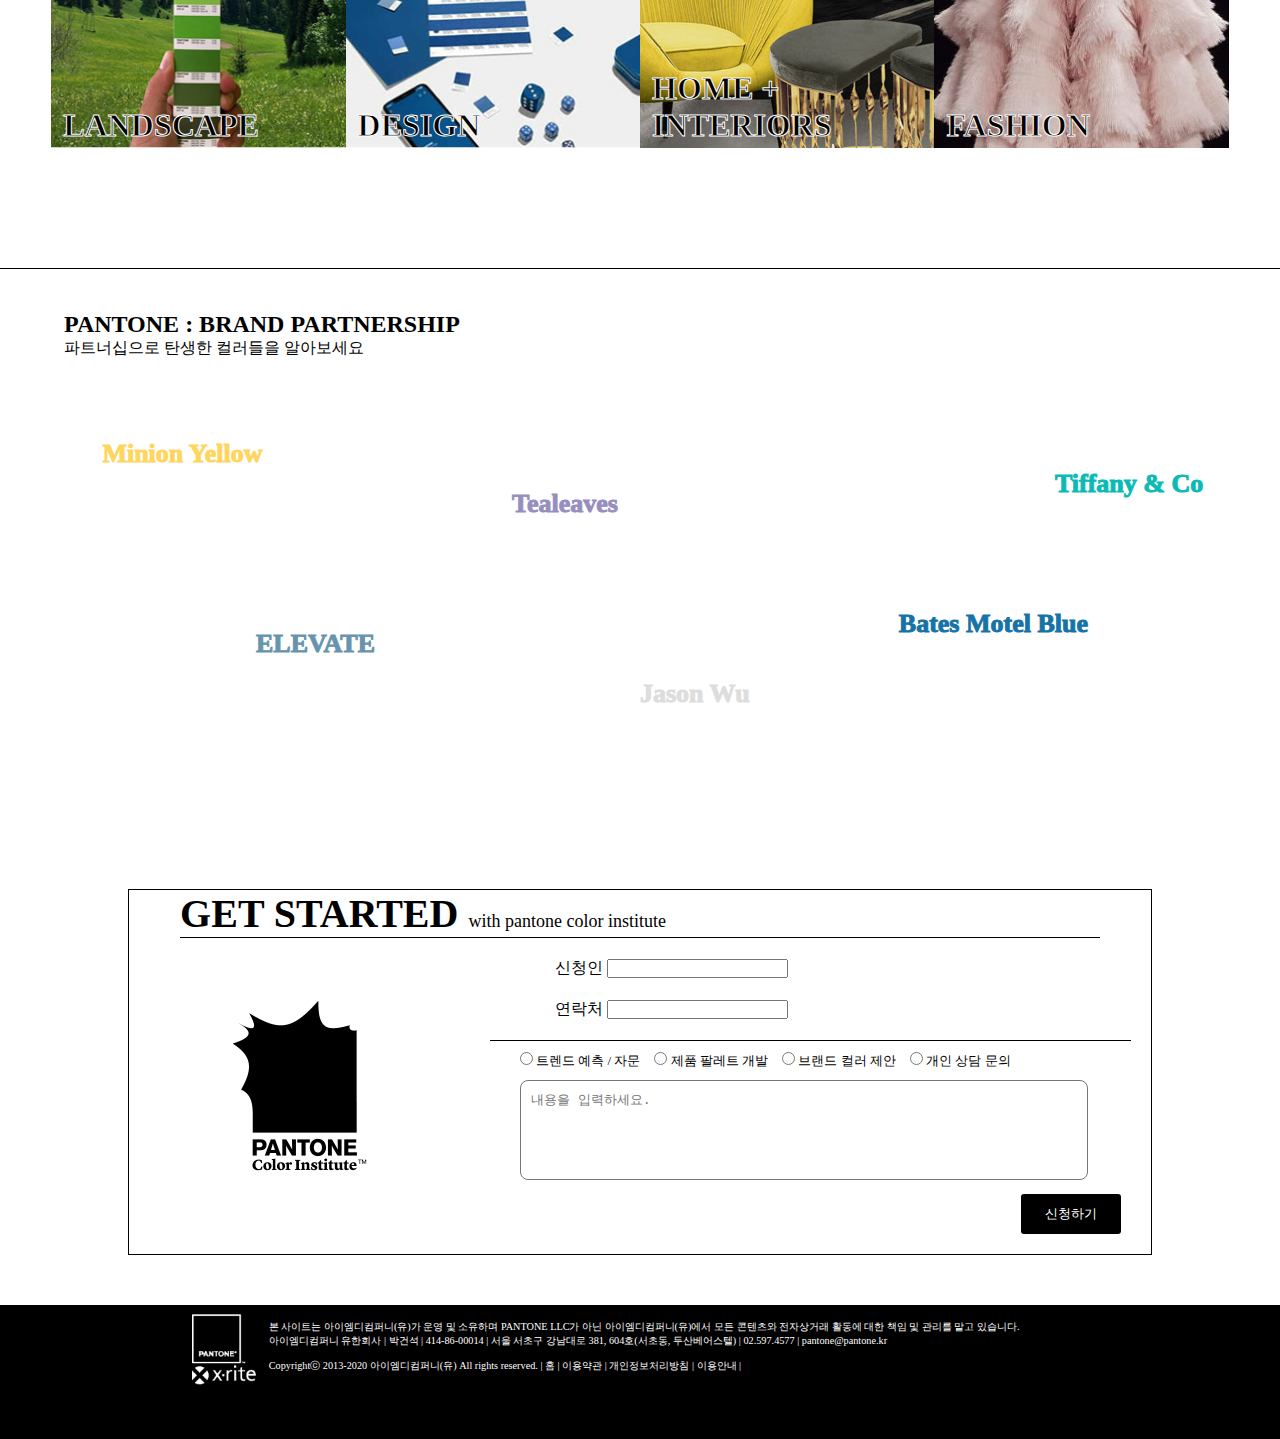
<file: sites/pantone/sub_pantone.html>
<!DOCTYPE html>
<html lang="en">
<head>
    <meta charset="UTF-8">
    <meta name="viewport" content="width=device-width, initial-scale=1.0">
    <title>PANTONE - Pantone Color Institute</title>    
    
    <link rel="stylesheet" href="css/sub_style.css">
    
    <script src="js/jquery-3.5.1.min.js"></script>
    <script src="js/pantone_sub_script.js"></script>

</head>
<body>
    <header>
       <h1 class="logo"><img src="img/logo_text.jpg" alt="팬톤로고"></h1>
        <nav class="nav_pc">
            <ul class="gnb">
                <li><a href="#">Products</a>
                    <ul class="lnb">
                        <li>분야별
                            <ul class="lnb2">
                                <li>그래픽</li>
                                <li>패션 + 홈인테리어</li>
                                <li>플라스틱</li>
                                <li>측색</li>
                                <li>컬러 관리 장비</li>
                                <li>디지털 앱</li>
                                <li>Munsell</li>
                            </ul>
                        </li>
                        <li>분류별
                            <ul class="lnb2">
                                <li>패키징</li>
                                <li>인쇄</li>
                                <li>디지털</li>
                                <li>섬유</li>
                                <li>플라스틱</li>
                                <li>코팅</li>
                                <li>코스메틱</li>
                            </ul>
                        </li>
                        <li>도구별
                            <ul class="lnb2">
                                <li>컬러 심리학</li>
                                <li>트렌드 북</li>
                                <li>파레트 개발</li>
                                <li>컬러 확인</li>
                                <li>생산 & 연구</li>
                            </ul>
                        </li>
                        <li>낱장구매</li>
                        <li>개인결제</li>
                    </ul>
                </li>
                <li>Learn
                    <ul class="lnb2">
                        <li>팬톤 올해의 컬러</li>
                        <li>트렌트 북</li>
                        <li>패션 컬러 트렌드 리포트</li>
                        <li>팬톤 보도자료</li>
                        <li>가까운 컬러 찾기</li>
                        <li>오늘의 컬러</li>
                        <li>Dyestuff Forulation</li>
                    </ul>
                </li>
                <li class="cy">Color system
                    <ul class="lnb2">
                        <li>팬톤컬러 시스템</li>
                        <li>그래픽 디자인</li>
                        <li>패션 디자인</li>
                        <li>제품 디자인</li>
                    </ul>
                </li>
                <li>Consult
                    <ul class="lnb2">
                        <li>팬톤 컬러 인스티튜드(PCI)</li>
                    </ul>
                </li>
                <li>Support
                    <ul class="lnb2">
                        <li>제품 등록</li>
                        <li>팬톤 컬러 매니저 사용법</li>
                        <li>캡슈어 사용법</li>
                        <li>소프트웨어 다운로드</li>
                        <li>카달로그 다운로드</li>
                        <li>자주하는 질문</li>
                        <li>디지털 월페이퍼</li>
                    </ul>
                </li>
            </ul>
        </nav>
        <div class="burger">
            <img src="img/t_open.png" alt="트리거메뉴" class="open">
            <img src="img/t_close.png" alt="트리거메뉴" class="close">
        </div>
        
        <nav class="nav_m">
            <ul class="gnb_m">
                <li><a href="#" class=".pro_m">Products</a>
                    <ul class="lnb_m">
                        <li><a href="#">분야별</a>
                            <ul class="lnb2_m">
                                <li>그래픽</li>
                                <li>패션 + 홈인테리어</li>
                                <li>플라스틱</li>
                                <li>측색</li>
                                <li>컬러 관리 장비</li>
                                <li>디지털 앱</li>
                                <li>Munsell</li>
                            </ul>
                        </li>
                        <li><a href="#">분류별</a>
                            <ul class="lnb2_m">
                                <li>패키징</li>
                                <li>인쇄</li>
                                <li>디지털</li>
                                <li>섬유</li>
                                <li>플라스틱</li>
                                <li>코팅</li>
                                <li>코스메틱</li>
                            </ul>
                        </li>
                        <li><a href="#">도구별</a>
                            <ul class="lnb2_m">
                                <li>컬러 심리학</li>
                                <li>트렌드 북</li>
                                <li>파레트 개발</li>
                                <li>컬러 확인</li>
                                <li>생산 & 연구</li>
                            </ul>
                        </li>
                        <li><a href="#">낱장구매 / 개인결제</a></li>
                    </ul>
                </li>
                <li><a href="#">Learn</a>
                    <ul class="lnb2_m">
                        <li>팬톤 올해의 컬러</li>
                        <li>트렌트 북</li>
                        <li>패션 컬러 트렌드 리포트</li>
                        <li>팬톤 보도자료</li>
                        <li>가까운 컬러 찾기</li>
                        <li>오늘의 컬러</li>
                        <li>Dyestuff Forulation</li>
                    </ul>
                </li>
                <li><a href="#">Color system</a>
                    <ul class="lnb2_m">
                        <li>팬톤컬러 시스템</li>
                        <li>그래픽 디자인</li>
                        <li>패션 디자인</li>
                        <li>제품 디자인</li>
                    </ul>
                </li>
                <li><a href="#">Consult</a>
                    <ul class="lnb2_m">
                        <li>팬톤 컬러 인스티튜드(PCI)</li>
                    </ul>
                </li>
                <li><a href="#">Support</a>
                    <ul class="lnb2_m">
                        <li>제품 등록</li>
                        <li>팬톤 컬러 매니저 사용법</li>
                        <li>캡슈어 사용법</li>
                        <li>소프트웨어 다운로드</li>
                        <li>카달로그 다운로드</li>
                        <li>자주하는 질문</li>
                        <li>디지털 월페이퍼</li>
                    </ul>
                </li>
            </ul>
        </nav>
    </header>
    
    <section>
        <div id="pci_header">
            <h1>Pantone Color Institute</h1>
        </div>
        <div class="sec01" id="pci_main">
           <div class="img">
               <img src="img/pcilogo.png" alt="pci_logo">
           </div>
            <div class="main">
                <h2>팬톤 컬러 인스티튜드 (PCI)</h2>
                <p class="p1">브랜드를 위한 컬러 브랜딩을 제공합니다.</p>
                <p class="p2">
                    스타벅스는 <span>그린,</span> 코카콜라는 <span>레드,</span> 수많은 글로벌 브랜드는 팬톤 컬러로 브랜드를 차별화하고 자신만의 이미지를 구축하여 브랜드 가치를 높이고 있습니다. <br>이처럼 팬톤은 트렌드르 위한 커스텀 컬러 컨설팅을 통해 브랜드의 아이덴티티와 제품 개발에 맞는 컬러, 전략적 자신으로서의 어플리케이션 통합을 위한 조언을 제공합니다.
                </p>
                <p class="p3">이제, 팬톤과 함께 브랜드의 독보적인 컬러를 만들어보세요!</p>
            </div>
            <div class="howto">
                <div>
                    <span>컬러솔루션</span>
                    <span>
                        브랜드 맞춤형 컬러 솔루션 제공<br>
                        브랜드 및 제품, 서비스 등에 담긴 차별화된 브랜드 스토리를 효과적으로 전달하는데 도움
                    </span>
                </div>
                <div>
                    <span>팔레트 개발</span>
                    <span>
                        브랜드 아이덴티티에 맞춘 제품 팔레트 개발<br>
                        생산 및 공급과정에서 브랜드 컬러 일관성 보장
                    </span>
                </div>
                <div>
                    <span>레퍼런스 리서치</span>
                    <span>
                        소비자 컬러 선호도 조사<br>
                        분야 및 지역별 컬러 트렌드 예측
                    </span>
                </div>
                <div>
                    <span>브랜드 개발 지원</span>
                    <span>
                        브랜드의 차별화 전략을 위한 맞춤형 브랜드 컬러 개발<br>
                        브랜드 컬러에 대한 독자적 소유권 제공
                    </span>
                </div>
            </div>
            <div class="word">
                인간 경험의 80%는 눈을 통해 필터링 된다.<br>
                시각적 암시는 의사를 전달하는데 필수적인 요소이다.
            </div>
        </div>
        <div class="sec02" id="people">
            <h3>PANTONE : COLOR CONSULTANTS <span>창조적인 색채 컨설트를 받아보세요</span></h3>
            <span>
                <div>
                    <div class="img">
                        <img src="img/people1.png" alt="1">
                    </div>
                    <div class="name">
                        <span>LEATRICE EISEMAN</span>
                        <p>팬톤 색채 연구소 상임 이사</p>
                        <div>
                            성공적인 브랜딩을 위해 제품 개발 및 브랜드 이미지, 인테리어 / 익스테리어 디자인 
또는 기타 다양한 응용 분야에 대해 많은 기업들이 가장 우수하고 교육적인 
컬러 선정을 할 수 있도록 도움을 주었습니다. 컬러에 관한 책 9권의 저자이며, 
미국의 포춘지와 월스트리트 저널에서 색채계에서 
가장 영향력 있는 인물 중 한 명으로 인정받고 있습니다.
                        </div>
                    </div>
                </div>
                <div>
                    <div class="img">
                        <img src="img/people2.jpg" alt="2">
                    </div>
                    <div class="name">
                        <span>DAVID SHAH</span>
                        <p>Metropolian Publishing BV</p>
                        <div>
                            현재 네덜란드 아르헴의 아레테즈와 베이징의 런민 대학교에서 브랜딩과 마케팅 과정을 담당하는 부교수이며, 네덜란드 CBI 외교부 멤버이기도 합니다.
                        </div>
                    </div>
                </div>
            </span>
            <span>
                <div>
                    <div class="img">
                        <img src="img/people3.jpg" alt="3">
                    </div>
                    <div class="name">
                        <span>TOD SCHULMAN</span>
                        <p>팬톤 색채 연구소 크리에이티브 디렉터</p>
                        <div>
                            Bloomingdale's 그리고 Burlington Industries에서 35년 이상 제품 개발에 종사하며 패션 및 마케팅 이사를 역임하였으며, 팬톤 션+홈 부사장으로서 제품 리브랜딩에 중요한 역할을 했습니다. 또한 Myron Corporation에서 제품 개발담당 부사장을 역임했습니다.
                        </div>
                    </div>
                </div>
                <div>
                    <div class="img">
                        <img src="img/people4.jpg" alt="4">
                    </div>
                    <div class="name">
                        <span>LAURIE PRESSMAN</span>
                        <p>팬톤 색채 연구소 비지니스 담당</p>
                        <div>
                            Federated Merchandising Group (현재 Macy’s Merchandising Group)을 비롯한 패션 및 가정용 제품 브랜드와 리테일러 제품 개발 및 판매 분야에서 20년 이상의 경력을 보유하고 있습니다. Laurie는 현재 패션 기술 연구소의 홈 제품 위원회와 Savannah 예술 및 디자인 대학의 패션 자문 위원회에 재직하고 있습니다.
                        </div>
                    </div>
                </div>
            </span>
        </div>
        <div class="sec03" id="report">
            <h3>PANTONE : TREND REPORT <span>6~24개월 앞서는 시각적인 영감과 컬러조합을 알아보세요</span></h3>
            <span>
                <div>
                    <p class="p1">LANDSCAPE</p>
                </div>
                <div>
                    <p class="p2">DESIGN</p>
                </div>
                <div>
                    <p class="p3">HOME +<br>
                    INTERIORS</p>
                </div>
                <div>
                    <p class="p4">FASHION</p>
                </div>
            </span>
        </div>
        <div class="sec04" id="partner">
            <h3>PANTONE : BRAND PARTNERSHIP <span>파트너십으로 탄생한 컬러들을 알아보세요</span></h3>
            <span>
                <p><a href="#part1">Minion Yellow</a></p>
                <p><a href="#part2">Tealeaves</a></p>
                <p><a href="#part3">Tiffany & Co</a></p>
                <p>ELEVATE</p>
                <p>Jason Wu</p>
                <p>Bates Motel Blue</p>
                <img src="img/partner_01.jpg" alt="파트너1" id="part1">
                <img src="img/partner_02.jpg" alt="파트너2" id="part2">
                <img src="img/partner_03.jpg" alt="파트너3" id="part3">
                <img src="img/partner_04.jpg" alt="파트너4" id="part4">
                <img src="img/partner_05.jpg" alt="파트너5" id="part5">
                <img src="img/partner_06.jpg" alt="파트너6" id="part6">
            </span>
        </div>
        <div class="sec05" id="form">
            <h4>GET STARTED <p>with pantone color institute</p></h4>
            <div class="fill">
                <div class="img"></div>
                <div class="rightfill">
                   <div class="m_logo"></div>
                    <div class="r_t">
                        <span>
                            신청인 <input type="text">
                        </span>
                        <span>
                            연락처 <input type="text">
                        </span>
                    </div>
                    <div class="r_b">
                       <div class="select">
                           <span><input type="radio"> 트렌드 예측 / 자문</span>
                           <span><input type="radio"> 제품 팔레트 개발</span>
                           <span><input type="radio"> 브랜드 컬러 제안</span>
                           <span><input type="radio"> 개인 상담 문의</span>
                       </div>
                       <textarea name="내용" id="text" cols="30" rows="10" placeholder="내용을 입력하세요."></textarea>
                        <button class="go">신청하기</button>
                    </div>
                </div>
            </div>
        </div>
    </section>
    
    <footer>
        <div class="foot">
            <div class="fwrap">
                <h2><img src="img/flogo2.png" alt=""></h2>
                <p>
                    본 사이트는 아이엠디컴퍼니(유)가 운영 및 소유하며 PANTONE LLC가 아닌 아이엠디컴퍼니(유)에서 모든 콘텐츠와 전자상거래 활동에 대한 책임 및 관리를 맡고 있습니다. <br>
                    아이엠디컴퍼니 유한회사 | 박건석 | 414-86-00014 | 서울 서초구 강남대로 381, 604호(서초동, 두산베어스텔) | 02.597.4577 | pantone@pantone.kr
                </p>
                <span>
                   <p>Copyrightⓒ 2013-2020 아이엠디컴퍼니(유) All rights reserved.
                    | 홈 | 이용약관 | 개인정보처리방침 | 이용안내 |</p>
                </span>
            </div>
        </div>
    </footer>


</body>
</html>
</file>
<file: css/style.css>
/* 웹 포트폴리오 스타일문서 */
*{margin: 0; padding: 0; box-sizing: border-box;}
a {color: inherit; text-decoration: none;}
ul,li {list-style: none;}

/*폰트*/
@import url('https://fonts.googleapis.com/css2?family=Noto+Sans+KR:wght@100;300;400;500;700;900&display=swap');
/*font-family: 'Noto Sans KR', sans-serif;*/
/*폰트 끝*/

:root {
    --button-hover: #fff;
    --button-color: #aaa;
}

/*로딩*/
#loading {
 width: 100%; 
 height: 100%;  
 top: 0px;
 left: 0px;
 position: fixed;  
 display: block;  
 background-color: #000;  
 z-index: 99;  
 text-align: center; 
 line-height: 66;
} 

.progress-bar {
  width: 400px;
  max-width: 85vw;
  height: 4px;
  position: absolute;
  bottom: 40%;
  left: 50%;
  border-radius: 4px;
  background: rgba(white, .5);
  transform: translate(-50%, -50%);
  overflow:hidden;
}
.progress-bar::after {
    content: '';
    display:block;
    width: 100%;
    height: 4px;
    background: white;
    /*animation: load 6s infinite linear;*/
}

/*@keyframes load {
    0% {
        width: 0%
    }
    100% {
        width: 100%;
    }
}*/
/*로딩끝*/

.hl {
    background-color: yellow;
    color: #000;
}

button {
    outline: none;
}
button>a {
    display: block;
}

body {
    width: 100%;
    height: auto;
    color: #eee;
    animation: flow 10s infinite alternate;
    font-family: 'Noto Sans KR';
    overflow: hidden;
}

@keyframes flow {
    0% {
    background:
      linear-gradient(217deg, rgba(0,0,0,1), rgba(255,255,255,0) 100%),
      linear-gradient(127deg, rgba(2,2,2,1), rgba(255,255,255,0) 100%),
      linear-gradient(336deg, rgba(0,0,0,1), rgba(255,255,255,0) 100%);
    }
    100% {
        background:
      linear-gradient(217deg, rgba(2,2,2,1), rgba(255,0,0,0) 100%),
      linear-gradient(127deg, rgba(0,0,0,1), rgba(0,255,0,0) 100%),
      linear-gradient(336deg, rgba(0,0,0,1), rgba(0,0,255,0) 100%);
    }
}

/*레이아웃 시작*/

#wrap {
    width: 1440px;
    height: auto;
    margin: 0 auto;
}

/*
header {
    width: 1440px;
    height: 70px;
    background-color: rgba(0,0,0,0);
    left: 50%;
    transform: translateX(-50%);
    cursor: pointer;
    position: fixed;
    display: flex;
    z-index: 9999;
}
header nav {
    width: 70px;
    height: 70px;
}
header .contact {
    flex: 1;
}
header .contact marquee {
    padding-top: 12px;
    font-size: 26px;
    font-weight: 600;
    z-index: 988;
}
*/
section {
    width: 100%;
    height: 969px;
}
.sec1 {
    position: relative;
}
.sec1 .intro {
    width: 1000px;
    height: 100%;
    margin: 0 auto;
    padding-top: 300px;
}

.sec1 .intro span {
    font-size: 49px;
    font-weight: 600;
}
.sec1 .intro>p {
    margin-top: 25px;
    font-size: 20px;
    line-height: 1.3;
}
.sec1 .intro .mimo {
    width: 421px;
    height: 421px;
    background: url(../img/aboutme.png) no-repeat;
    position: absolute;
    right: 170px;
    top: 231px;
}
.sec1 .tag {
    margin-top: 40px;
}
.sec1 .tag span {
    background: #ddd;
    border-radius: 50px;
    font-size: 20px;
    padding: 2px 13px;
    color: #222;
    display: inline-block;
    margin-right: 6px;
    cursor: default;
}
.sec1 .tag span:hover {
    background: #fff;
}

.sec2 .profile {
    width: 90%;
    display: flex;
    margin: 0 auto;
    padding-top: 180px;
}
.sec2 .profile .pic {
    width: 380px;
    height: 380px;
    background: url(../img/about.png) no-repeat;
    background-size: 90%;
    background-position: center;
    margin-left: 30px;
    border-radius: 120px;
}
.sec2 .profile .dis {
    flex: 1;
    margin: 0 30px;
    background: #424242;
    border-radius: 50px;
    padding: 28px 36px;
    font-size: 21px;
    line-height: 2;
}
.sec2 .profile .dis>span>p {font-size: 18px;}
.sec2 .profile .dis>span>p:first-child {
    text-align: center;
    font-weight: 600;
    font-size: 24px;
    line-height: 1.5;
    margin-top: 19px;
}
.sec2 .profile .dis>span>p:nth-child(2) {
    margin-top: 20px;
}
.sec2 .profile .dis>span>span {
    display: block;
    font-size: 18px;
    padding-top: 30px;
    padding-left: 60px;
}
.sec2 .skill {
    width: 87%;
    height: 250px;
    border-radius: 150px;
    background: #424242;
    margin: 0 auto;
    margin-top: 50px;
    position: relative;
}
.sec2 .skill p {
    display: block;
    font-size: 40px;
    font-weight: 600;
    position: absolute;
    top: 90px;
    left: 60px;
}
.sec2 .skill .icon {
    width: 940px;
    height: 250px;
    margin-left: 240px;
    display: flex;
}
.sec2 .skill .icon .flip-card {
    flex: 1;
    position: relative;
    margin-top: 50px;
}
.sec2 .skill .icon .flip-card .front,
.back {
  backface-visibility: hidden;
  transition: transform 500ms;
  display: block;
  height: 100%;
  width: 100%;
}
.sec2 .skill .icon .flip-card .front {
    z-index: 2;
    position: absolute;
}
.sec2 .skill .icon .flip-card .back {
    transform: rotateY(-180deg);
    position: absolute;
    width: 130px;
    height: 130px;
    border-radius: 20px;
    top: 20px;
    left: 12px;
    z-index: 1;
    text-align: center;
    font-size: 16px;
}
.sec2 .skill .icon .flip-card:first-child .front {
    background: url(../img/licen_1.png) no-repeat;
    background-size: 100%;
    z-index: 2;
}
.sec2 .skill .icon .flip-card:first-child .back {
    top: 40px;
}
.sec2 .skill .icon .flip-card:nth-child(2) .front {
    background: url(../img/licen_2.png) no-repeat;
    background-size: 100%;
    z-index: 2;
}
.sec2 .skill .icon .flip-card:nth-child(2) .back {
    top: 30px;
}
.sec2 .skill .icon .flip-card:nth-child(3) .front {
    background: url(../img/licen_4.png) no-repeat;
    background-size: 100%;
    z-index: 2;
}
.sec2 .skill .icon .flip-card:nth-child(4) .front {
    background: url(../img/licen_3.png) no-repeat;
    background-size: 90%;
    z-index: 2;
}
.sec2 .skill .icon .flip-card:nth-child(4) .back {
    left: 6px;
}
.sec2 .skill .icon .flip-card:nth-child(5) .front {
    background: url(../img/licen_5.png) no-repeat;
    background-size: 93%;
    z-index: 2;
}
.sec2 .skill .icon .flip-card:nth-child(5) .back {
    left: 4px;
    top: 40px;
}
.sec2 .skill .icon .flip-card:nth-child(6) .front {
    background: url(../img/licen_6.png) no-repeat;
    background-size: 93%;
    z-index: 2;
}
.sec2 .skill .icon .flip-card:nth-child(6) .back {
    left: 6px;
    top: 40px;
}
.flip-card:hover .front {
  transform: rotateY(180deg);
  transform: perspective(300) rotateY(180deg);
}
.flip-card:hover .back {
  z-index: 950;
  transform: rotateY(0deg) !important;
}

.sec3 {
    padding-top: 70px;
}
.sec3 p {
    position: absolute;
    font-size: 50px;
    font-weight: 600;
}
.sec3 .slide{
    position: relative;
}
.sec3 img{
    width: 760px;
    display: block;
    position: absolute;
    top: 120px;
}
.sec3 .inside .main {
    width: 700px;
    height: 800px;
    position: absolute;
    top: 0;
    right: 0;
    padding: 45px;
}
.sec3 .inside .main h2 {
    font-size: 70px;
}
.sec3 .inside .main p {
    font-size: 21px;
    font-weight: 200;
}
.sec3 .inside .main .sub {
    display: block;
}
.sec3 .inside .main .sub h4 {
    font-size: 50px;
    font-weight: 400;
}
.sec3 .inside .main .sub>p {
    display: block;
    margin-top: 30px;
    font-size: 18px;
    padding-right: 60px;
}
.sec3 .inside .main .sub>p span {
    position: absolute;
    display: block;
    /*margin-top: 30px;*/
    top: 190px;
    font-size: 15px;
}
.sec3 .inside .main .sub .button {
    display: block;
    margin-top: 320px;
}
.sec3 .inside .main .sub .button button {
    border: 0;
    padding: 15px 20px;
    border-radius: 15px;
    margin-right: 10px;
    font-size: 18px;
    color: var(-button-color);
}
.sec3 .inside .main .sub .button button:hover {
    background-color: var(--button-hover);
}

.sec3 .work8 {
    position: relative;
}
.sec3 .work8 p {
    position: absolute;
    top: 300px;
    left: 100px;
    font-size: 32px;
    left: 120px;
    top: 340px;
}
.sec3 .work8 #computer {
    position: absolute;
    width: 320px;
    height: 320px;
    border-radius: 320px;
    right: 750px;
    top: 200px;
    overflow: hidden;
    background: url(../img/comps.png) no-repeat;
    background-size: 180%;
    background-position: center;
    transition: .3s;
    cursor: pointer;
}
.sec3 .work8 #computer:hover {
    background-size: 200%;
}
.sec3 .work8 #computer::before {
    content: '';
    position: absolute;
    top: 0;
    left: 0;
    bottom: 0;
    display: block;
    width: 100%;
    height: 100%;
    background: #e5007e;
    border-radius: 320px;
    z-index: -1;
}
.sec3 .work8 #space {
    position: absolute;
    width: 320px;
    height: 320px;
    border-radius: 320px;
    right: 400px;
    top: 200px;
    overflow: hidden;
    background: url(../img/earth.png) no-repeat;
    background-size: 180%;
    background-position: center;
    transition: .3s;
    cursor: pointer;
}
.sec3 .work8 #space:hover {
    background-size: 210%;
}
.sec3 .work8 #space::before {
    content: '';
    position: absolute;
    top: 0;
    left: 0;
    bottom: 0;
    display: block;
    width: 100%;
    height: 100%;
    background:url(../img/spacebg.jpg) no-repeat;
    border-radius: 320px;
    z-index: -1;
}
.sec3 .work8 #duck {
    position: absolute;
    width: 320px;
    height: 320px;
    border-radius: 320px;
    right: 40px;
    top: 200px;
    overflow: hidden;
    background: url(../img/ducks.png) no-repeat;
    background-size: 180%;
    background-position: left;
    transition: .3s;
    cursor: pointer;
}
.sec3 .work8 #duck:hover {
    background-size: 210%;
}
.sec3 .work8 #duck::before {
    content: '';
    position: absolute;
    top: 0;
    left: 0;
    bottom: 0;
    display: block;
    width: 100%;
    height: 100%;
    background: #f49f1c;
    border-radius: 320px;
    z-index: -1;
}
.sec3 .work8 .up {
    width: 320px;
    height: 120px;
    background: rgba(0,0,0,0.7);
    border-bottom-left-radius: 320px;
    border-bottom-right-radius: 320px;
    position: absolute;
    bottom: -120px;
    text-align: center;
    padding-top: 20px;
    cursor: pointer;
}
.sec3 .work8 #modal {
    position: absolute;
    width: 1100px;
    height: 700px;
    top: 30px;
    left: 50%;
    transform: translateX(-50%);
    background: rgba(0,0,0,.9);
    border-radius: 20px;
    display: none;
}
.sec3 .work8 #modal span {
    position: absolute;
    top: 10px;
    right: 10px;
    cursor: pointer;
}
.sec3 .work8 #modal div {
    display: none;
}
.sec3 .work8 #modal img {
    position: absolute;
    top: 50%;
    left: 50%;
    transform: translate(-50%, -50%);
}

.sec4 {
    text-align: center;
    position: relative;
}
.sec4 #cong {
    width: 340px;
    height: 340px;
    margin: 0 auto;
    margin-top: 20px;
    background: url(../img/congraturation.png) no-repeat;
    background-size: 100%;
    background-position: center 50px;
}
.sec4 h2 {
    font-size: 62px;
    margin-top: 40px;
    font-weight: 900;
}
.sec4 #contact {
    display: block;
    width: 700px;
    margin: 0 auto;
    margin-top: 20px;
    position: relative;
}
.sec4 #contact #email {
    font-size: 32px;
    position: relative;
}
.sec4 #contact #call {
    position: relative;
    font-size: 32px;
}
.sec4 #contact #call p:nth-child(1) {
    cursor: pointer;
    position: relative;
    z-index: 2;
}
.sec4 #contact #call p:nth-child(2) {
    margin-top: -47px;
    opacity: 0;
}
.sec4 #answer {
    margin-top: 20px;
    font-size: 20px;
}

.sec4 footer p {
    margin-top: 20px;
    font-size: 13px;
    font-weight: normal;
}
</file>
<file: css/fullpage.css>
/*!
 * fullPage 3.0.8
 * https://github.com/alvarotrigo/fullPage.js
 *
 * @license GPLv3 for open source use only
 * or Fullpage Commercial License for commercial use
 * http://alvarotrigo.com/fullPage/pricing/
 *
 * Copyright (C) 2018 http://alvarotrigo.com/fullPage - A project by Alvaro Trigo
 */
html.fp-enabled,
.fp-enabled body {
    margin: 0;
    padding: 0;
    overflow:hidden;

    /*Avoid flicker on slides transitions for mobile phones #336 */
    -webkit-tap-highlight-color: rgba(0,0,0,0);
}
.fp-section {
    position: relative;
    -webkit-box-sizing: border-box; /* Safari<=5 Android<=3 */
    -moz-box-sizing: border-box; /* <=28 */
    box-sizing: border-box;
}
.fp-slide {
    float: left;
}
.fp-slide, .fp-slidesContainer {
    height: 100%;
    display: block;
}
.fp-slides {
    z-index:1;
    height: 800px;
    overflow: hidden;
    position: relative;
    -webkit-transition: all 0.3s ease-out; /* Safari<=6 Android<=4.3 */
    transition: all 0.3s ease-out;
    margin-top: 80px;
}
.fp-section.fp-table, .fp-slide.fp-table {
    display: table;
    table-layout:fixed;
    width: 100%;
}
.fp-tableCell {
    display: table-cell;
    vertical-align: middle;
    width: 100%;
    height: 100%;
}
.fp-slidesContainer {
    float: left;
    position: relative;
}
.fp-controlArrow {
    -webkit-user-select: none; /* webkit (safari, chrome) browsers */
    -moz-user-select: none; /* mozilla browsers */
    -khtml-user-select: none; /* webkit (konqueror) browsers */
    -ms-user-select: none; /* IE10+ */
    position: absolute;
    z-index: 4;
    top: 50%;
    cursor: pointer;
    width: 0;
    height: 0;
    -webkit-transform: translate3d(0,0,0);
    -ms-transform: translate3d(0,0,0);
    transform: translate3d(0,0,0);
    border: 0 !important;
}
.fp-controlArrow.fp-prev {
    left: -80px;
    width: 50px;
    height: 50px;
    background: url(../img/left-arrow.png) no-repeat;
    background-size: 100% 100%;
    opacity: .3;
}
.fp-controlArrow.fp-prev:hover {
    opacity: .7;
}
.fp-controlArrow.fp-next {
    right: -80px;
    width: 50px;
    height: 50px;
    background: url(../img/right-arrow.png) no-repeat;
    background-size: 100% 100%;
    opacity: .3;
}
.fp-controlArrow.fp-next:hover {
    opacity: .7;
}
.fp-scrollable {
    overflow: hidden;
    position: relative;
}
.fp-scroller{
    overflow: hidden;
}
.iScrollIndicator{
    border: 0 !important;
}
.fp-notransition {
    -webkit-transition: none !important;
    transition: none !important;
}
#fp-nav {
    position: fixed;
    z-index: 100;
    margin-top: -32px;
    top: 50%;
    opacity: 1;
    -webkit-transform: translate3d(0,0,0);
}
#fp-nav.fp-right {
    right: 17px;
}
#fp-nav.fp-left {
    left: 17px;
}
.fp-slidesNav{
    position: absolute;
    z-index: 4;
    opacity: 1;
    -webkit-transform: translate3d(0,0,0);
    -ms-transform: translate3d(0,0,0);
    transform: translate3d(0,0,0);
    left: 50% !important;
    text-align: center;
    transform: translate(-50%);
    right: 0;
    margin: 0 auto !important;
}
.fp-slidesNav.fp-bottom {
    bottom: 17px;
}
.fp-slidesNav.fp-top {
    top: 17px;
}
#fp-nav ul,
.fp-slidesNav ul {
  margin: 0;
  padding: 0;
}
#fp-nav ul li,
.fp-slidesNav ul li {
    display: block;
    width: 14px;
    height: 13px;
    margin: 7px;
    position:relative;
}
.fp-slidesNav ul li {
    display: inline-block;
}
#fp-nav ul li a,
.fp-slidesNav ul li a {
    display: block;
    position: relative;
    z-index: 1;
    width: 100%;
    height: 100%;
    cursor: pointer;
    text-decoration: none;
}
#fp-nav ul li a.active span,
.fp-slidesNav ul li a.active span,
#fp-nav ul li:hover a.active span,
.fp-slidesNav ul li:hover a.active span{
    height: 12px;
    width: 12px;
    margin: -6px 0 0 -6px;
    border-radius: 100%;
 }
#fp-nav ul li a span,
.fp-slidesNav ul li a span {
    border-radius: 50%;
    position: absolute;
    z-index: 1;
    height: 4px;
    width: 4px;
    border: 0;
    background: #ddd;
    left: 50%;
    top: 50%;
    margin: -2px 0 0 -2px;
    -webkit-transition: all 0.1s ease-in-out;
    -moz-transition: all 0.1s ease-in-out;
    -o-transition: all 0.1s ease-in-out;
    transition: all 0.1s ease-in-out;
}
#fp-nav ul li:hover a span,
.fp-slidesNav ul li:hover a span{
    width: 10px;
    height: 10px;
    margin: -5px 0px 0px -5px;
}
#fp-nav ul li .fp-tooltip {
    position: absolute;
    top: -2px;
    color: #fff;
    font-size: 14px;
    font-family: arial, helvetica, sans-serif;
    white-space: nowrap;
    max-width: 220px;
    overflow: hidden;
    display: block;
    opacity: 0;
    width: 0;
    cursor: pointer;
}
#fp-nav ul li:hover .fp-tooltip,
#fp-nav.fp-show-active a.active + .fp-tooltip {
    -webkit-transition: opacity 0.2s ease-in;
    transition: opacity 0.2s ease-in;
    width: auto;
    opacity: 1;
}
#fp-nav ul li .fp-tooltip.fp-right {
    right: 20px;
}
#fp-nav ul li .fp-tooltip.fp-left {
    left: 20px;
}
.fp-auto-height.fp-section,
.fp-auto-height .fp-slide,
.fp-auto-height .fp-tableCell{
    height: auto !important;
}

.fp-responsive .fp-auto-height-responsive.fp-section,
.fp-responsive .fp-auto-height-responsive .fp-slide,
.fp-responsive .fp-auto-height-responsive .fp-tableCell {
    height: auto !important;
}

/*Only display content to screen readers*/
.fp-sr-only{
    position: absolute;
    width: 1px;
    height: 1px;
    padding: 0;
    overflow: hidden;
    clip: rect(0, 0, 0, 0);
    white-space: nowrap;
    border: 0;
}
</file>
<file: sites/bohun/css/sub.css>
/* 슬라이더 명령어 */
.bx-wrapper{
    width: auto !important;
    height: 700px !important;
    overflow: hidden !important;
}

/* 메인 홈페이지 style 문서 */
/* 초기화 */
*{
    margin: 0;
    padding: 0;
    box-sizing: border-box;
	color: #404040;
}

a{
    text-decoration: none;
    color: inherit;
}

a img{
    border: 0;
}

ul, li{
    list-style: none;
}

/* 폰트 */
    @font-face { font-family: 'SCDream1'; src: url('../font/SCDream1.otf') format('woff'); }
    @font-face { font-family: 'SCDream2'; src: url('../font/SCDream2.otf') format('woff'); }
    @font-face { font-family: 'SCDream3'; src: url('../font/SCDream3.otf') format('woff'); }
    @font-face { font-family: 'SCDream4'; src: url('../font/SCDream4.otf') format('woff'); }
    @font-face { font-family: 'SCDream5'; src: url('../font/SCDream5.otf') format('woff'); }
    @font-face { font-family: 'SCDream6'; src: url('../font/SCDream6.otf') format('woff'); }
    @font-face { font-family: 'SCDream7'; src: url('../font/SCDream7.otf') format('woff'); }
    @font-face { font-family: 'SCDream8'; src: url('../font/SCDream8.otf') format('woff'); }
    @font-face { font-family: 'SCDream9'; src: url('../font/SCDream9.otf') format('woff'); }

/* 레이아웃 */
#wrap{
    width: 100%;
    height: auto;
}
/* 헤더 */
header{
    width: 100%;
    height: 155px;
	position: relative;
}

.top{
    width: 1200px;
    height: 105px;
    margin: 0 auto;
}

.top .logo{
    width: 245px;
    height: 56px;
    float: left;
	margin-top: 24px;
}

.top .top_menu{
    width : 192px;
    height: 35px;
    float: right;
}

.top .top_menu li{
    width: 96px;
    height: 35px;
    font-size: 0.875rem;
    font-family: 'Noto Sans KR', sans-serif;
    float: left;
    margin-top: 10px;
    text-align: center;
}

.top .top_menu li:hover{
	color: #ee8c1f;
}
/* 반응형용 슬라이드 바*/
.side_bar{
    display: none;
}
/* 헤더>메뉴바 */
nav{
    width: 100%;
    height: 50px;
}

nav .gnb{
    width: 1200px;
    height: 50px;
    margin: 0 auto;
}

.gnb .menu{
    width: 1200px;
    height: 50px;
}

.menu>li{
    width: 200px;
    height: 50px;
    float: left;
    font-family: 'Noto Sans KR', sans-serif;
    text-align: center;
    line-height: 50px;
}

.sub{
    width: 200px;
    height: 250px;
    display: none;
    position: absolute;
    z-index: 9999;
    text-align: left;
	margin-top: 10px;
}

.sub li{
    width: 100%;
    height: 40px;
    line-height: 40px;
    color: #f7f0dd; 
    font-size: 0.875rem;
    font-family: 'Noto Sans KR', sans-serif;
}

.big_downbox{
    width: 100%;
    height: 250px;
}

.downbox{
    width: 100%;
    height: 250px;
	background-color: #4a5c72;
	position: absolute;
    top: 100%;
	z-index: 9998;
    display: none;
}

nav .menu li:hover{
	color: #ee8c1f;
}

nav .sub1{
    padding-left: 53px
}

nav .sub2{
    padding-left: 50px;
}

nav .sub3{
    padding-left: 71px;
}

nav .sub4{
    padding-left: 57px;
}

nav .sub5{
    padding-left: 57px;
}

nav .sub6{
    padding-left: 34px;
}

/* 퀵메뉴바 */
.quick_menu{
    width: 80px;
    height: 60px;
    position: absolute;
    top: 300px;
    right: 80px;
    z-index: 9998;
    margin: 0 auto;
}

.quick_menu img {
    width: 80px;
}

.quick_menu .sub_quick{
    width: 100%;
    height: 16.66%;
}
.quick_menu .sub_quick li:nth-child(2n){
    font-family: 'Noto Sans KR', sans-serif;
    font-size: 0.8rem;
    text-align: center;
}
/* .visual */
.visual{
	width: 100%;
	height: 340px;
	position: relative;	
}

.visual_box{
	width: 1200px;
	height: 290px;
	margin: 0 auto;
	margin-top: 50px;
}

.visual h:nth-child(2){
    font-family: 'Noto Sans KR', sans-serif;
	font-size: 1.5rem;	
	color: #f2f2f2;
	position: absolute;
	top: 100px;
	left: 500px;
}

.visual h:last-child{
	font-family: SCDream5;
	font-size: 3rem;
	color: #f2f2f2;
	position: absolute;
	top: 130px;
	left: 495px
	
}
/* 미들 메뉴*/
.menu_box{
	width: 100%;
	height: 590px;
}

.menu_box .middle_box{
	width: 1200px;
	height: 590px;
	margin: 0 auto;
}

.middle_box .mid{
	width: 1160px;
	height: 60px;
    margin-left: 20px;
	border-bottom: 2px solid #4a5c72;
}

.middle_box .mid li{
    font-family: 'Noto Sans KR', sans-serif;    
	float: left;
	line-height: 60px;
	margin-left: 70px;
    font-size: 1rem;
}

.middle_box .mid li:first-child{
	width: 124px;
	margin-left: 30px;
}

.middle_box .mid li:nth-child(2){
	width: 64px;
}

.middle_box .mid li:nth-child(3){
	width: 96px;
}

.middle_box .mid li:nth-child(4){
	width: 96px;
}

.middle_box .mid a:hover{
    color: #ee8c1f;
}
/* 일러스트 */
.illust{
    width: 1200px;
    height: 515px;
    font-family: 'Noto Sans KR', sans-serif;
}
/* 섹션2 */
.section2{
    width: 1200px;
    height: 600px;
    margin: 0 auto;
    position: relative;
}

.section2 .title2{
    font-family: SCDream4;
    font-size: 1.875rem;
    border-left: 8px solid #ee8c1f;
    margin-left: 70px;
}

.title2>p{
    padding-left: 10px;
}

.contents{
    width: 1070px;
    height: 220px;
    margin: 20px auto;
    border: 1px solid #4a5c72;
    position: relative;
}

.contents img{
    float: left;
}

.contents ul{
    width: 559px;
    font-family: SCDream4;
    font-size: 1.125rem;
    line-height: 35px;
    position: absolute;
    top: 50%;
    left: 50%;
    transform: translate(-50%, -50%);
}

.h-well_logo{
    width: 270px;
    height: 100px;
    margin-top: 100px;
    position: absolute;
    top: 50%;
    left: 50%;
    transform: translate(-50%, -50%);
}

.write{
    width : 530px;
    line-height: 25px;
    text-align: center;
    position: absolute;
    top: 470px;
    left: 50%;
    transform: translatex(-50%);
    font-family: 'Noto Sans KR', sans-serif;    
}


/* 섹션3 */
.section3{
    width: 1200px;
    height: 1300px;
    margin: 0 auto;
}

.title3{
    font-family: SCDream4;
    font-size: 1.875rem;
    border-left: 8px solid #ee8c1f;
    margin-left: 70px;
	margin-bottom: 20px;
		
}

.title3>p{
    padding-left: 10px;
}

.section3 .box3{
    width: 1200px;
}

.box li{
    height: 290px;
}

.box3 .sub_box li:first-child{
    width: 1072px;
    height: 180px;
    margin: 0 auto; 
    background-color: #f7f0dd;    
}

.sub_box li p{
	font-family: SCDream6;
    font-size: 1.5rem;
	text-align: center;
	padding-top: 74px;
    color: #4a5c72;    
}

#first_p{
    padding-top: 55px;
}

.first_tr{
	width: 0px;
	height: 0px;
	border-top: 40px solid #4a5c72;
	border-bottom: 10px solid none;
	border-right: 40px solid transparent;
	border-left: 40px solid transparent;
	margin: 60px auto;
}

.second_tr{
		width: 0px;
	height: 0px;
	border-top: 40px solid #6e88a7;
	border-bottom: 10px solid none;
	border-right: 40px solid transparent;
	border-left: 40px solid transparent;
	margin: 60px auto;
}

.third_tr{
    width: 0px;
	height: 0px;
	border-top: 40px solid #8fb0d8;
	border-bottom: 10px solid none;
	border-right: 40px solid transparent;
	border-left: 40px solid transparent;
	margin: 60px auto;
}

.last{
	display: none;
}

/* 푸터 */
footer{
    width: 100%;
    height: 150px;
    background-color: #4a5c72;
}

footer .middle{
    width: 1200px;
    height: 150px;
    margin: 0 auto;
    font-size: 0.75rem;
    font-family: SCDream3;
}

span{
    width: 530px;
    float: left;
    margin-top: 57px;
    color: #f2f2f2;
}

.link{
    float: right;
}

.link li{
    float: left;
    margin-top: 69px;
    color: #f2f2f2;    
    border-right: 1px solid #f2f2f2;   
}

.link li:hover{
    text-decoration: underline;
}

.link li:first-child{
    width: 57px;
}

.link li:nth-child(2){
    width: 78px;
    text-align: center;
}

.link li:nth-child(3){
    width: 113px;
    text-align: center;
}

.link li:last-child{
    width: 114px;
    text-align: right;
    border: 0;    
}

/* 반응형 */
@media all and (max-width:640px){
/* 헤더 */
	#wrap{
		width: 100%;
		height: auto;
	}
	
    header{
        width: 100%;
        height: 100px;
        position: relative;
    }
    
    header .top{
        width: 100%;
        height: 100px;
        position: relative;
    }
    
    header .logo{
        position: absolute;
        left: 50%;
        transform: translateX(-50%);
    }
    
    header .top_menu{
        display: none;
    }
    
    header nav{
        display: none;
    }
    
/* 슬라이더 */
    header .side_bar{
        display: block;
        position: absolute;
        top: 20px;
        right: 20px;
        z-index: 9999;
    }
/* 트리거슬라이드 조작안됨...이거 하려면 처음부터 디자인 다시 해야함...? */
/* 퀵메뉴 */
    .quick_menu{
        display: none;
    }

/* 비쥬얼 */
	.visual{
		width: 100%;
		height: 120px;
	}
	
	.visual_box{
		width: 100%;
		margin-top: 10px;
	}
	
	.visual_box img{
		width: 100%;
	}
	
	.visual>h:nth-child(2){
		top: 30px;
		left: 30px;
		font-size: 1rem;
	}
	
	.visual>h:last-child{
		top: 50px;
		left: 30px;
		font-size: 2rem;
	}
	
/* menu_ box */
	.menu_box{
		width: 100%;
		height: 350px;
	}
	
	.middle_box{
		width: 100%;
		height: 350px;
	}
	
	.middle_box .mid{
		width: 100%;
		height: 60px;
	    margin: 0;	
	}
	
	.middle_box .mid li{
		width: 100%;
		height: 60px;
		margin: 0 auto;	
		margin-left: 30px;
	}

	.middle_box .mid li:first-child{
		width: 111px;
		margin-left: 20px;		
	}

	.middle_box .mid li:nth-child(2){
		width: 59px;
	}
		
	.middle_box .mid li:nth-child(3){
		width: 89px;
	}
	
	.middle_box .mid li:nth-child(4){
		width: 89px;
	}
	
	.illust{
		width: 100%;
		height: 290px;
	}
	
	.illust>img{
		width: 540px;
		height: 290px;
	}
	
/* section2 */
	.section2{
		width: 100%;
	}
	
	.section2 .title2{
		width: 100%;
		margin-left: 10px;
	}
	
	.contents{
		width: 100%;
		position: relative;
	}
	
	.contents>img{
		width: 26%;
		position : absolute;
		top: 0;
		left: 50%;
		transform: translateX(-50%);
	}
	
	.contents ul{
		width: 100%;
		position: absolute;
		top: 160px;
		margin-left: 15px;
	}
	
	.contents ul li{
		font-size: 0.9rem;
	}
	
	.write{
		width: 100%;
		font-size: 0.9rem;
	}
	
/* section3	*/
	.section3{
		width: 100%;
	}
	
	.section3 .title3{
		width: 100%;
		margin-left: 10px;
	}

    .section3 .box3{
    width: 100%;
}

.box li{
    height: 290px;
}

.box3 .sub_box li:first-child{
    width: 1072px;
    height: 180px;
    margin: 0 auto;
}

.sub_box li p{
	text-align: center;
	padding-top: 74px;
}

.first_tr{
	width: 0px;
	height: 0px;
	border-top: 40px solid #4a5c72;
	border-bottom: 10px solid none;
	border-right: 40px solid transparent;
	border-left: 40px solid transparent;
	margin: 60px auto;
}

.second_tr{
		width: 0px;
	height: 0px;
	border-top: 40px solid #6e88a7;
	border-bottom: 10px solid none;
	border-right: 40px solid transparent;
	border-left: 40px solid transparent;
	margin: 60px auto;
}

.third_tr{
    width: 0px;
	height: 0px;
	border-top: 40px solid #8fb0d8;
	border-bottom: 10px solid none;
	border-right: 40px solid transparent;
	border-left: 40px solid transparent;
	margin: 60px auto;
} 
    .sub_box{
        width: 100%;
    }
    
    .box3 .sub_box li:first-child{
        width: 100%;
        margin: 0;
    }
    
    .sub_box .last{
        display: none;
    }
/* 푸터 */
    footer{
        width: 100%;
    }
    
    .middle{
        width: 100%;
        position: relative;
    }
    
    span{
        width: 432px;
        margin: 0;
        float: none;
        position: absolute;
        top: 20px;
        left: 25px;
    }
    
    .link{
        width: 100%;
        margin: 0;
        float: none;
        position: relative;
        top: 40px;
        left: 50px;
    }

}
</file>
<file: sites/brita/css/brita_css.css>
/*브리타 스타일문서*/

*{margin: 0; padding: 0; box-sizing: border-box;}
ul,li {list-style: none;}
a {color: inherit; text-decoration: none;}
body {
    font-family: 'Noto Sans KR', sans-serif;
    overflow-x: hidden;
}

/*::selection {
    background: rgba(181,230,29,.4);
    color: #fff;
}*/

/*레이아웃 시작*/
header {
    width: 1280px;
    height: 130px;
    position: absolute;
    left: 50%;
    transform: translateX(-50%);
    z-index: 9;
}
header h1 {
    width: 150px;
    height: 35px;
    background: url(../img/logo.png) no-repeat;
    background-size: 100%;
    margin-top: 23px;
    margin-left: 35px;
}
header nav {
    width: 96%;
    height: 57px;
    margin: 0 auto;
    margin-top: 14px;
    border-top: 2px solid #ccc;
}
header .gnb li {
    width: 25%;
    float: left;
    text-align: center;
    line-height: 40px;
    cursor: pointer;
    color: #999;
}

header .gnb li:hover {
    color: #1b679f;
    font-weight: 600;
}

section {
    position: relative;
    width: 1920px;
    height: auto;
    margin: 0 auto;
    padding-top: 100px;
}

.sec01 {
    position: relative;
    width: 100%;
    height: 1030px;
    background: url(../img/pngegg.png) no-repeat;
    background-position: 80%;
}
.sec01 #bg1 {
    position: absolute;
    width: 502px;
    left: -90px;
    z-index: -1;
}
.sec01 .left {
    width: 60%;
    height: 100%;
    float: left;
    position: relative;
}
.sec01 .left .marella {
    position: absolute;
    top: 280px;
    left: 450px;
    font-size: 28px;
    font-weight: 300;
    line-height: 1;
    opacity: 0;
    margin-left: -70px;
}
.sec01 .left .marella strong {
    font-size: 80px;
}
.sec01 .left .brita {
    width: 100%;
    display: block;
    font-size: 26px;
    text-align: right;
    position: relative;
    top: 400px;
    padding-top: 20px;
    padding-right: 170px;
    font-weight: 400;
    color: #444;
    opacity: 0;
}
.sec01 .brita .more {
    width: 125px;
    height: 40px;
    font-size: 16px;
    background-color: #1b679f;
    color: #fff;
    border-radius: 8px;
    line-height: 40px;
    text-align: center;
    cursor: pointer;
    margin-left: 860px;
    padding: 8px 20px;
    /*그림자*/
    transition-duration: 0.3s;
}
.sec01 .left .more:hover {
    margin-top: 44px;
    margin-left: 859px;
    box-shadow: 3px 3px 5px rgba(0,0,0,.6);
}

.sec01 .right {
    width: 40%;
    height: 100%;
    float: left;
    position: relative;
}
.sec01 .right img {
    position: absolute;
   /* width: 600px;
    bottom: 100px;
    left: -70px;*/
    width: 500px;
}
.sec01 .right #cap {
    /*top: 230px;*/
    top: 300px;
    left: -37px;
    z-index: 5;
    width: 400px;
}
.sec01 .right #filter {
    /*top: 300px;*/
    top: 330px;
    left: 50px;
    z-index: 3;
    width: 250px;
}
.sec01 .right #basket {
    /*top: 400px;*/
    width: 450px;
    top: 340px;
    left: -20px;
    z-index: 4;
}
.sec01 .right #bottle {
    top: 400px;
    top: 250px;
    left: -30px;
    z-index: 1;
}
.sec01 .right #middle {
    width: 450px;
    top: 340px;
    left: -20px;
    z-index: 2;
}
.sec01 .right #bottom {
    top: 80px;
    left: -37px;
    z-index: 1;
}
.sec01 .right #bocover {
    top: 343px;
    left: -37px;
    z-index: 5;
}
.sec01 .reprod {
    position: absolute;
    width: 100%; 
    float: left;
    top: 660px;
    padding-left: 420px;
}
.sec01 .reprod h4 {
    font-size: 21px;
    font-weight: 400;
    margin-bottom: 30px;
    padding-left: 20px;
    color: #444;
}
.sec01 .reprod div {
    float: left;
    margin-right: 70px;
    transition-duration: .6s;
    cursor: pointer;
}
.sec01 .reprod div:hover {
    transform: scale(1.1);
}
.sec01 .reprod div:last-child {
    margin-right: 0;
}


.sec02 {
    position: relative;
    width: 100%;
    height: 1185px;
}
.sec02 #bg2 {
    position: absolute;
    top: 170px;
    right: 80px;
}
.sec02 .company {
    height: 415px;
}
.sec02 .company img {
    width: 593px;
    /*margin-left: 275px;*/
    margin-left: 240px;
    margin-right: 25px;
    float: left;
    opacity: 0;
}
.sec02 .company .story {
    width: 695px;
    height: 233px;
    margin-top: 183px;
    float: left;
    color: #444;
}
.sec02 .company .story h2 {
    font-size: 80px;
    font-weight: 900;
    line-height: 0.8;
    color: rgba(27,103,159,.3);
    margin-bottom: 10px;
}
.sec02 .company .story p {
    display: inline;
    font-size: 28px;
    margin-left: 8px;
}
.sec02 .watercup {margin-top: 160px;}
.sec02 .watercup img {
    width: 490px;
    float: right;
    margin-right: 308px;
    margin-top: -100px;
    opacity: 0;
}
.sec02 .watercup .story {
    width: 790px;
    height: 550px;
    margin-left: 310px;
    padding-top: 58px;
    color: #444;
}
.sec02 .watercup .story h4 {
    font-size: 34px;
    font-weight: 900;
    color: rgba(0,0,0,.3);
    text-align: right;
}
.sec02 .watercup .story .taste {
    margin-bottom: 70px;
}

.sec03 {
    position: relative;
    width: 100%;
    height: 865px;
    /*background: url(../img/sec03bg.png) no-repeat;
    background-size: 1280px;
    background-position: center;*/
}
.sec03 #bg3 {
    position: absolute;
    width: 500px;
    right: 270px;
    bottom: 0;
}
.sec03::before {
    width: 100%;
    height: 865px;
    content: '';
    position: absolute;
    top: -200px;
    background: url(../img/sec03bg.png) no-repeat;
    background-size: 1380px;
    background-position: center;
    opacity: .5;
}
/*.sec03.changed::before {
    width: 100%;
    height: 865px;
    content: '';
    position: absolute;
    top: -190px;
    background: url(../img/sec03bg.png) no-repeat;
    background-size: 1280px;
    background-position: center;
    opacity: .5;
}*/
/*.sec03 video {
    width: 100%;
    position: absolute;
    z-index: -1;
}*/
.sec03 p {
    font-size: 28px;
    text-align: center;
    line-height: 1.3;
    position: absolute;
    top: 50%;
    left: 50%;
    transform: translate(-50%,-50%);
}

.sec04 {
    position: relative;
    width: 100%;
    height: 628px;
}
.sec04::before {
    content: '';
    width: 100%;
    height: 628px;
    background: url(../img/Rectangle%203.jpg) no-repeat;
    background-size: 1380px;
    background-position: center;
    position: absolute;
    z-index: -1;
}
.sec04 h3 {
    font-size: 40px;
    padding-top: 200px;
    margin-bottom: 68px;
    color: #fff;
    text-align: center;
    opacity: 0;
}
.sec04 p {
    font-size: 15px; 
    line-height: 1.7; 
    font-weight: 300;
    margin-bottom: 90px;
    letter-spacing: .2px;
    color: #fff;
    text-align: center;
    opacity: 0;
}
.sec04 h1 {
    font-size: 54px;
    color: #444;
    opacity: 0;
    position: absolute;
    left: 50%;
    transform: translate(-50%);
    bottom: -160px;
}

.sec05 {
    margin-top: 200px;
    position: relative;
    width: 100%;
    height: 805px;
}
.sec05 h4 {
    font-size: 30px;
    font-weight: 500;
    /*margin-top: 135px;*/
    margin-top: 110px;
    margin-bottom: 92px;
    text-align: center;
    opacity: 0;
}
.sec05 .graph {
    width: 470px;
    height: 330px;
    margin-left: 490px;
    margin-right: 48px;
    float: left;
    opacity: 0;
}
.sec05 .graph p {
    display: block;
    margin-top: 8px;
    padding-left: 36px;
    font-size: 12px;
    font-weight: 200;
    text-align: center;
    float: left;
}
.sec05 .graph .g1 {
    padding-top: 80px;
    margin-left: 80px;
    float: left;
    position: relative;
}
.sec05 .graph .g1 img {
    display: block;
    float: left;
    width: 145px;
}
.sec05 .graph .g1 span {
    position: absolute;
    font-size: 14px;
}
.sec05 .graph .g1 #co2_1 {
    top: 55px;
    right: 88px;
}
.sec05 .graph .g1 #bri_1 {
    top: 195px;
    right: 23px;
}

.sec05 .graph .g2 {
    padding-top: 50px;
    margin-left: 80px;
    float: left;
    position: relative;
}
.sec05 .graph .g2 img {
    display: block;
    float: left;
    width: 135px;
}
.sec05 .graph .g2 span {
    position: absolute;
    font-size: 14px;
}
.sec05 .graph .g2 #co2_2 {
    top: 26px;
    right: 74px;
}
.sec05 .graph .g2 #bri_2 {
    top: 198px;
    right: 19px;
}

.sec05 .many {
    width: 425px;
    float: left;
    padding-top: 40px;
}
.sec05 .many p {
    font-size: 20px;
    opacity: 0;
}
.sec05 .many p strong {
    font-size: 28px;
    color: #fff;
    background-color: #b5e61d;
}
.sec05 .many p:first-child {
    margin-bottom: 66px;
}


.sec06 {
    position: relative;
    width: 100%;
    height: 582px;
    margin-top: 70px;
}
.sec06::before {
    width: 100%;
    height: 582px;
    position: absolute;
    top: -90px;
    content: '';
    background: url(../img/brita_experience_personal_hydration_needs_family_in_kitchen_landscape.jpg) no-repeat;
    background-size: 1280px;
    background-position: center -120px;
    opacity: 0.25;
    z-index: -1;
}
.sec06 #usebrita {
    position: absolute;
    width: 1280px;
    top: -155px;
    left: 320px;
}
.sec06 .recycle {
    margin-left: 385px;
    width: 855px;
    height: 365px;
}
.sec06 .recycle h2 {
    font-size: 42px;
    margin-bottom: 30px;
}
.sec06 .recycle p {
    padding-top: 20px;
}
.sec06 .recycle strong {
    font-size: 21px;
    font-weight: 600;
}

.sec07 {
    position: relative;
    width: 100%;
    height: 835px;
}
.sec07 h2 {
    margin-top: 138px;
    font-size: 62px;
    font-weight: 700;
    color: #282d74;
    text-align: center;
}
.sec07 p {
    margin-top: 12px;
    text-align: center;
    color: #444;
}
.sec07 .gna {
    margin-left: 445px;
    margin-top: 78px;
}
.sec07 .gna div {
    width: 300px;
    height: 300px;
    background-color: #282d74;
    border-radius: 40px;
    float: left;
    margin-left: 65px;
    cursor: pointer;
    opacity: 0;
    margin-top: -40px;
}
.sec07 .gna div:first-child {
    margin-left: 0;
}
.sec07 .gna div:hover {
    box-shadow: 3px 3px 20px #aaa;
}
.sec07 .gna div p {
    color: #fff;
    font-size: 21px;
}
.sec07 .gna .q1 img {
    width: 320px;
    margin-top: 40px;
    margin-left: -10px;
}
.sec07 .gna .q1 p {
    margin-top: -15px;
}
.sec07 .gna .q2 img {
    width: 150px;
    margin-top: 50px;
    margin-left: 75px;
}
.sec07 .gna .q2 p {
    margin-top: 15px;
}
.sec07 .gna .q3 img {
    width: 160px;
    margin-top: 40px;
    margin-left: 65px;
}
.sec07 .gna .q3 p {
    margin-top: 27px;
}
.sec07 .top {
    position: fixed;
    width: 60px;
    height: 60px;
    background-color: #ddd;
    border-radius: 30px;
    line-height: 60px;
    text-align: center;
    bottom: 30px;
    right: 40px;
    cursor: pointer;
    font-size: 20px;
    font-weight: 600;
    transform: rotate(90deg);
    z-index: 9;
}
.sec07 .top:hover{
    box-shadow: 3px 3px 5px #aaa;
}

footer {
    position: relative;
    width: 100%;
    height: 200px;
    background-color: #e6e6eb;
}

footer #f_wrap {
    width: 1280px;
    height: 200px;
    margin: 0 auto;
}
#f_wrap .logo {
    width: 135px;
    height: 30px;
    background: url(../img/logo.png) no-repeat;
    background-size: contain;
    filter: grayscale(100%);
    opacity: 0.4;
    float: left;
    margin-top: 33px;
    margin-left: 130px;
    margin-right: 120px;
}
#f_wrap .mid {
    width: 33.33%;
    float: left;
    margin-right: 40px;
    padding-top: 33px;
    padding-left: 30px;
    color: #777;
    line-height: 1.5;
    font-size: 14px;
}
#f_wrap .mid p:last-child {
    margin-top: 60px;
}
#f_wrap .rig {
    width: 33.33%;
    float: left;
    padding-top: 33px;
    color: #777;
    font-size: 14px;
    line-height: 1.8;
}
#f_wrap .rig strong {
    font-size: 25px;
    color: #1b679f;
}
</file>
<file: sites/brita/css/britasub.css>
/*브리타 서브시안 스타일*/

*{margin: 0; padding: 0; box-sizing: border-box;}
ul,li {list-style: none;}
a {color: inherit; text-decoration: none;}
body {
    font-family: 'Noto Sans KR', sans-serif;
    overflow-x: hidden;
}

header {
    width: 1280px;
    height: 130px;
    position: relative;
    left: 50%;
    transform: translateX(-50%);
    z-index: 9;
}
header h1 {
    width: 150px;
    height: 35px;
    background: url(../img/logo.png) no-repeat;
    background-size: 100%;
    margin-top: 23px;
    margin-left: 35px;
}
header nav {
    width: 96%;
    height: 57px;
    margin: 0 auto;
    margin-top: 14px;
    border-top: 2px solid #ccc;
}
header .gnb li {
    width: 25%;
    float: left;
    text-align: center;
    line-height: 40px;
    cursor: pointer;
    color: #999;
}

header .gnb li:hover {
    color: #1b679f;
    font-weight: 600;
}

section {
    width: 1280px;
    height: auto;
    margin: 0 auto;
}

.sec01 {
    width: 100%;
    height: auto;
    margin-top: 80px;
    float: left;
    position: relative;
}
.sec01 .fun {
    width: 50%;
    float: left;
}
.sec01 .fun>img {
    margin-left: 150px;
}
.sec01 .main {
    width: 50%;
    float: left;
    position: relative;
}
.sec01 .main h2 {
    font-weight: 400;
    font-size: 37px;
}
.sec01 .main h2 strong {
    font-size: 45px;
    font-weight: 700;
    margin-right: 10px;
}
.sec01 .main>p {
    margin-top: 20px;
    font-size: 21px;
    padding-left: 15px;
    color: #777;
}
.sec01 .main>span {
    display: block;
    margin-top: 20px;
}
.sec01 .main span img {
    width: 100px;
    padding: 10px;
    border: 1px solid #cfd8de;
    margin-right: 15px;
}
.sec01 .main span img:first-child {
    margin-left: 20px;
}
.sec01 .main .max {
    margin-left: 22px;
    margin-top: 20px;
}
.sec01 .main .max p {
    font-size: 12px;
    display: block;
    margin-top: 10px;
}

.sec02 {
    width: 100%;
    position: relative;
    float: left;
    margin-top: 100px;
}
.sec02 h2 {
    width: 100%;
    font-size: 30px;
    padding: 20px 0 20px 50px;
    float: left;
    /*border-top: 1px solid blue;
    border-bottom: 1px solid blue;*/
}
.sec02 .in {
    width: 100%;
    padding-left: 110px;
    margin-top: 70px;
    float: left;
}
.sec02 .in img {
    float: left;
    width: 480px;
}
.sec02 .in .dis {
    width: 50%;
    float: left;
    margin-left: 90px;
    padding-top: 25px;
}
.sec02 .in .dis p, span {
    display: block;
}
.sec02 .in .dis p {
    font-size: 22px;
    font-weight: 600;
}
.sec02 .in .dis span {
    font-size: 15px;
    font-weight: 300;
    margin-top: 2px;
    margin-bottom: 35px;
    color: #777;
}
.sec02 .measure {
    width: 100%;
    float: left;
    margin-top: 80px;
}
.sec02 .measure .mea {
    width: 50%;
    float: left;
    padding-left: 250px;
}
.sec02 .measure h4 {
    display: inline-block;
    font-size: 32px;
    margin-top: 280px;
    margin-bottom: 42px;
}
.sec02 .measure span {
    font-size: 20px;
    line-height: 1.5;
}
.sec02 .measure img {
    display: inline-block;
    padding-top: 50px;
    float: left;
}
.sec02 .filter {
    float: left;
    margin-top: 135px;
}
.sec02 .filter img {
    float: left;
    margin-left: 230px;
}
.sec02 .fil {
    float: left;
    margin-left: 140px;
    padding-top: 30px;
}
.sec02 .filter h4 {
    display: inline-block;
    font-size: 32px;
    margin-bottom: 40px;
}
.sec02 .filter span {
    font-size: 20px;
}

#wrap {
    width: 1280px;
    margin: 0 auto;
}

.sec03 {
    width: 100%;
    float: left;
    background-color: #d4eeff;
    padding-top: 90px;
    margin-top: 120px;
    padding-bottom: 70px;
}
.sec03 h4 {
    font-size: 30px;
    text-align: center;
}
.sec03 .logos {
    margin-top: 56px;
}
.sec03 .logos img {
    background-color: #fff;
    width: 156px;
    margin-right: 36px;
}
.sec03 .logos img:first-child {
    margin-left: 70px;
}
.sec03 .logos img:last-child {
    margin-right: 0;
}
.sec03 .offline {
    width: 245px;
    height: 57px;
    border-radius: 16px;
    font-size: 21px;
    line-height: 57px;
    text-align: center;
    background: #59ace3;
    color: #fff;
    margin: 0 auto;
    margin-top: 40px;
}

.sec04 {
    width: 100%;
    float: left;
    padding-top: 125px;
    padding-bottom: 190px;
}
.sec04 h4 {
    font-size: 32px;
    text-align: center;
}
.sec04 .prod {
    float: left;
    margin-top: 45px;
    margin-left: 170px;
    position: relative;
}
.sec04 .prod .prev {
    width: 40px;
    height: 85px;
    background: url(../img/left.png) no-repeat;
    background-size: contain;
    position: absolute;
    top: 50%;
    transform: translateY(-50%);
    left: -100px;
    cursor: pointer;
}
.sec04 .prod .next {
    width: 40px;
    height: 85px;
    background: url(../img/right.png) no-repeat;
    background-size: contain;
    position: absolute;
    top: 50%;
    transform: translateY(-50%);
    right: -100px;
    cursor: pointer;
}
.sec04 .prod img {
    width: 280px;
    padding: 10px;
    padding-top: 30px;
    padding-bottom: 0px;
    box-shadow: 3px 3px 8px #ddd;
    margin-right: 45px;
}
.sec04 .prod img:last-child {
    margin-right: 0;
}

footer {
    position: relative;
    width: 100%;
    height: 200px;
    float: left;
    background-color: #e6e6eb;
}

footer #f_wrap {
    width: 1280px;
    height: 200px;
    margin: 0 auto;
}
#f_wrap .logo {
    width: 135px;
    height: 30px;
    background: url(../img/logo.png) no-repeat;
    background-size: contain;
    filter: grayscale(100%);
    opacity: 0.4;
    float: left;
    margin-top: 33px;
    margin-left: 130px;
    margin-right: 120px;
}
#f_wrap .mid {
    width: 33.33%;
    float: left;
    margin-right: 40px;
    padding-top: 33px;
    padding-left: 30px;
    color: #777;
    line-height: 1.5;
    font-size: 14px;
}
#f_wrap .mid p:last-child {
    margin-top: 60px;
}
#f_wrap .rig {
    width: 33.33%;
    float: left;
    padding-top: 33px;
    color: #777;
    font-size: 14px;
    line-height: 1.8;
}
#f_wrap .rig strong {
    font-size: 25px;
    color: #1b679f;
}
</file>
<file: sites/pantone/css/pantone_style.css>
/*팬톤 스타일*/

*{margin: 0; padding: 0; box-sizing: border-box;}
ul,li {list-style: none;}
a {color: inherit; text-decoration: none;}

@import url('https://fonts.googleapis.com/css2?family=Noto+Serif:ital,wght@0,400;0,700;1,400;1,700&display=swap');
/*font-family: 'Noto Serif', serif*/
@font-face {
    font-family: "Garamond";
    src: url(../font/AGaramondPro-Regular.otf);
}
@font-face {
    font-family: "Garamond_S";
    src: url(../font/AGaramondPro-Semibold.otf);
}
@font-face {
    font-family: "Garamond_B";
    src: url(../font/AGaramondPro-Bold.otf);
}

/*-------------------------------레이아웃 시작*/

#wrap {
    width: 100%;
    margin: 0 auto;
}

header .burger {display: none;}
header .nav_m {display: none;}

header {
    float: left;
    width: 100%;
    height: 72px;
    border: 1px solid black;
    position: relative;
}

header h1 {
    float: left;
    margin-top: 15px;
    margin-left: 13%;
}
header h1 img {
    width: 80%;
    height: 80%;
}

header .nav_pc {
    width: 650px;
    height: 45px;
    float: right;
    margin-top: 15px;
    margin-right: 8vw;
    display: flex;
}

header .gnb {
    display: flex;
    flex: 1;
}

header .gnb>li {
    flex: 1;
    float: left;
    text-align: center;
    line-height: 40px;
    font-weight: 700;
    border: 1px solid rgba(0,0,0,0);
}
header .gnb>li:hover {
    border: 1px solid black;
    cursor: pointer;
}
header .gnb>li:nth-child(1) .lnb {
    position: absolute;
    width: 650px;
    height: 255px;
    background: #fff;
    border: 1px solid black;
    top: 59px;
    right: 8vw;
}
header .gnb>li:nth-child(1) .lnb>li {
    width: 20%;
    float: left;
    font-weight: 700;
    position: relative;
    text-align: left;
    padding-left: 30px;
    font-size: 0.9rem;
}
header .gnb>li:nth-child(1) .lnb>li:nth-child(4) {
    position: absolute;
    top: 8px;
    right: 0;
    text-align: right;
    padding-right: 27px;
}
header .gnb>li:nth-child(1) .lnb>li:nth-child(5) {
    position: absolute;
    top: 38px;
    right: 0;
    text-align: right;
    padding-right: 27px;
}
header .gnb>li:nth-child(1) .lnb2 {
    position: relative;
    width: 100%;
}
header .gnb>li:nth-child(1) .lnb2>li{
    position: relative;
    width: 109%;
    height: 20px;
    line-height: 20px;
    padding: 0;
    font-weight: normal;
    margin-top: 6px;
    font-size: 0.75rem;
}

header .gnb>li:not(:first-child) .lnb2 {
    position: relative;
    background: #fff;
    width: 160%;
    border: 1px solid black;
    right: 1px;
    top: 3px;
}
header .gnb>li:not(:first-child) .lnb2>li {
    font-weight: normal;
    font-size: 0.75rem;
    margin-top: 6px;
    line-height: 20px;
    padding-left: 30px;
    text-align: left;
}
header .gnb>li:not(:first-child) .lnb2>li:nth-child(1) {
    padding-top: 20px;
    margin-top: 0;
}
header .gnb>li:not(:first-child) .lnb2>li:last-child {
    padding-bottom: 30px;
}

header .gnb>li:nth-child(3) .lnb2 {
    width: 124%;
}

header .gnb>li .lnb2>li:hover {
    text-decoration: underline;
}
header .gnb>li .lnb {display: none;}
header .gnb>li .lnb2 {display: none;}


section .sec01 {
    width: 100%;
    height: 36.45vw;
    max-height: 700px;
    display: flex;
    float: left;
}

.sec01 .webinar {
    flex: 0.3;
    border-left: 1px solid black;
    border-right: 1px solid black;
}
.sec01 .webinar>span {
    display: block;
    width: 100%;
    height: 6vw;
    max-height: 100px;
    padding-right: 20px;
    position: relative;
}
.sec01 .webinar>span .day {
    width: 100%;
    font-size: 60px;
    text-align: right;
    font-family: 'Garamond_S',serif;
}
.sec01 .webinar>span .mon {
    font-size: 16px;
    text-align: right;
    position: absolute;
    top: 55px;
    right: 20px;
    font-family: 'Garamond_B',serif;
}
.sec01 .webinar .txt {
    width: 100%;
    padding-left: 2vw;
    position: relative;
}
.sec01 .webinar .txt h2 {
    /*font-size: 30px;*/
    font-size: 1.54vw;
    line-height: 50px;
    font-family: 'Garamond',serif;
}
.sec01 .webinar .txt h2 p {
    /*font-size: 26px;*/
    font-size: 1.35vw;
    /*line-height: 28px;*/
    line-height: 1.32vw;
    color: #7c7c7c;
}
.sec01 .webinar .txt>span {
    display: block;
    /*margin-top: 45px;*/
    margin-top: 1.5vw;
    padding-left: 0.6vw;
    font-family: 'Garamond_S',serif;
    font-size: 1.1vw;
}
.sec01 .webinar .txt #how {
    padding-top: 1.5vw;
    padding-left: 0.6vw;
    line-height: 1.2vw;
    font-size: 0.9vw;
    font-family: 'Noto Serif', serif;
}
.sec01 .webinar .txt .regi {
    width: 10vw;
    height: 3.39vw;
    background-color: #000;
    color: #fff;
    border-radius: 5px;
    position: relative;
    left: 50%;
    transform: translate(-56%);
    margin-top: 2.71vw;
    text-align: center;
    font-size: 1vw;
    line-height: 3.2vw;
    cursor: pointer;
}
.sec01 .webinar .txt .regi:hover{
    background: #fff;
    color: #000;
    border: 1px solid black;
}

.sec01 .visual {
    flex: 1;
    border-right: 1px solid black;
    background: url(../img/visual1.jpg) no-repeat;
    background-size: cover;
}

.webline {
    width: 100%;
    height: 77px;
    border: 1px solid black;
    display: none;
}

.year {
    width: 50%;
    height: 47.39vw;
    max-height: 910px;
    border: 1px solid black;
    border-right: 0;
    border-bottom: 0;
    float: left;
    background: url(../img/year_bg.jpg) no-repeat;
    background-size: cover;
    position: relative;
    cursor: pointer;
}
.year>p {
    margin-top: 1vw;
    padding-left: 1vw;
    font-size: 1.2vw;
    color: #ddd;
}
.year>span {
    position: absolute;
    right: 4vw;
    bottom: 5vw;
}
.year>span h3 {
    color: #eee;
    font-size: 3.2vw;
}
.year>span p {
    color: #eee;
    font-size: 2vw;
    line-height: 1.5vw;
    padding-left: 1vw;
}

.sec02 {
    width: 50%;
    height: 47.39vw;
    max-height: 910px;
    border: 1px solid black;
    border-bottom: 0;
    float: left;
    display: block;
}
.sec02 .direct {
    position: absolute;
    width: 6.8vw;
    height: 2.3vw;
    border-radius: 3px;
    background: #000;
    top: 10vw;
    left: 8.5vw;
    color: #fff;
    font-size: .8vw;
    line-height: 2.3vw;
    padding-left: 1.3vw;
    display: none;
    cursor: pointer;
}

.sec02 .new {
    width: 50%;
    height: 50%;
    border-left: 0;
    border-bottom: 1px solid black;
    float: left;
    display: block;
}
.sec02 .new>span {
    width: 100%;
    height: 3vw;
    max-height: 64px;
    display: block;
    padding-top: 1vw;
    padding-left: 3vw;
    font-size: 1.2vw;
    font-weight: 700;
}
.sec02 .new .img {
    width: 100%;
    max-height: 89%;
    padding: 0 3.2vw;
    margin-top: 0.7vw;
    position: relative;
}
.sec02 .new .img>img {
    position: absolute;
    width: 18vw;
    max-width: 355px;
    max-height: 355px;
    cursor: pointer;
}
.sec02 .new .img>img:hover {
    opacity: .6;
}


.sec02 .connect {
    width: 50%;
    height: 50%;
    border-left: 1px solid black;
    border-bottom: 1px solid black;
    float: left;
}
.sec02 .connect>span {
    width: 100%;
    height: 3vw;
    max-height: 64px;
    display: block;
    padding-top: 1vw;
    padding-left: 3vw;
    font-size: 1.2vw;
    font-weight: 700;
}
.sec02 .connect>.img {
    width: 100%;
    max-height: 89%;
    padding: 0 3.2vw;
    margin-top: 0.7vw;
    position: relative;
}
.sec02 .connect>.img>img {
    position: absolute;
    width: 18vw;
    max-width: 355px;
    max-height: 355px;
    cursor: pointer;
}
.sec02 .connect>.img>img:hover{
    opacity: .6;
}

.sec02 .institute {
    width: 100%;
    height: 50%;
    float: left;
    background-color: #ececec;
}
.sec02 .institute>span {
    height: 4.53vw;
    max-height: 87px;
    display: block;
    text-align: center;
    line-height: 4.4vw;
    border-bottom: 1px solid black;
    font-weight: 700;
}
.sec02 .institute .icons {   
    width: 80%;
    height: 60%;
    float: left;
    margin-top: 5%;
    margin-left: 8%;
}
.sec02 .institute .icons>div {
    width: 23%;
    float: left;
    text-align: center;
    margin-right: 2.6%;
}
.sec02 .institute .icons>div:last-child {margin-right: 0;}

.sec02 .institute .icons>div img {
    width: 9vw;
    max-width: 173px;
    cursor: pointer;
}
.sec02 .institute .icons>div span {display: block; padding-top: 1.6vw; font-size: 1.1vw;}
.sec02 .institute .icon1 img:hover {opacity: .6;}
.sec02 .institute .icon2 img:hover {opacity: .6;}
.sec02 .institute .icon3 img:hover {opacity: .6;}
.sec02 .institute .icon4 img:hover {opacity: .6;}

.sec03 {
    float: left;
    width: 100%;
    height: 40.10vw;
    max-height: 770px;
    border-top: 0;
    display: block;
}
.sec03>div>span {
    display: block;
    padding-top: 1vw;
    padding-left: 1.5vw;
    font-weight: 700;
    font-size: 1.54vw;
}
.sec03>div {position: relative; cursor: pointer;}
.sec03>div:hover .img {opacity: 0.5;}
.sec03>div .img {
    width: 100%;
    height: 81.5%;
    position: absolute;
    bottom: 0px;
}
.sec03 .go {
    position: absolute;
    top: 5vw;
    right: 1vw;
    font-size: 1vw;
}
.sec03 .go img {
    margin-left: 0.5vw;
    height: 0.6vw;
}
.sec03 .fashion {
    width: 25%;
    height: 100%;
    border: 1px solid black;
    border-right: 0;
    float: left;
}
.sec03 .fashion .img {
    background: url(../img/fashion.jpg) no-repeat;
    background-size: cover;
}

.sec03 .makeup {
    width: 25%;
    height: 100%;
    border: 1px solid black;
    border-right: 0;
    float: left;
}
.sec03 .makeup .img {
    background: url(../img/makeup.jpg) no-repeat;
    background-size: cover;
}

.sec03 .create {
    width: 25%;
    height: 100%;
    border: 1px solid black;
    border-right: 0;
    float: left;
}
.sec03 .create .img {
    background: url(../img/create.jpg) no-repeat;
    background-size: cover;
}

.sec03 .theraphy {
    width: 25%;
    height: 100%;
    border: 1px solid black;
    float: left;
}
.sec03 .theraphy .img {
    background: url(../img/theraphy.jpg) no-repeat;
    background-size: cover;
}

footer {
    width: 100%;
    height: 22.29vw;
    max-height: 440px;
    float: left;
    display: flex;
    flex-direction: column;
}

footer .letter {
    flex: 2;
    max-height: 306px;
    position: relative;
    border: 1px solid black;
    border-top: 0px;
}
footer .letter h3 {
    text-align: center;
    margin-top: 4.16vw;
    font-size: 1.4vw;
}
footer .letter .email {
    margin-top: 10px;
}
footer .letter .email input {
    margin-left: 32vw;
    width: 30vw;
    height: 2.5vw;
    padding-left: 1rem;
    float: left;
    margin-right: 0.5%;
}
footer .letter .email .submit {
    width: 8vw;
    height: 2.5vw;
    float: left;
    background: #000;
    color: #fff;
    border-radius: 2px;
    text-align: center;
    font-size: 1.1vw;
    padding-top: 0.5vw;
}

footer .foot {
    flex: 1;
    max-height: 134px;
    background-color: #000;
}

footer .fwrap {
    width: 70%;
    margin: 0 auto;
    color: #fff;
    font-size: 0.8vw;
}
footer .fwrap>h2 {
    float: left;
    padding-top: .7vw;
}
footer .fwrap>h2 img {
    width: 5vw;
    min-width: 47px;
}
footer .fwrap>p {
    padding-top: 1.2vw;
    margin-left: 6vw;
}

footer .fwrap span {
    float: left;
    margin-top: 0.5vw;
    margin-left: 1vw;
}
footer .fwrap span>p {
    float: left;
    margin-right: 1vw;
}

@media (max-width:720px){
    .go {display: none;}
    header {position: relative;}
    header h1 {
        position: absolute;
        margin-left: 54%;
        transform: translate(-50%);
    }
    header .burger {
        display: block;
        position: absolute;
        top: 24px;
        right: 12px;
        cursor: pointer;
    }
    .burger .open {
        display: block;
        top: 50%;
        right: 10px;
        position: absolute;
    }
    .burger .close {
        display: block;
        top: 50%;
        right: 10px;
        position: absolute;
    }
    .burger .close {display: none;}
    
    header .nav_pc {
        display: none;
    }
    .nav_m {
        position: absolute;
        display: block;
        width: 45%;
        min-height: 500px;
        float: right;
        top: 70px;
        right: -1px;
        background: #fff;
        border: 1px solid black;
        position: relative;
        z-index: 8;
        display: none;
    }

    .gnb_m>li {
        width: 100%;
        height: auto;
        line-height: 40px;
        border-bottom: 1px solid black;
    }
    .gnb_m>li>a {
        padding-left: 20px;
        font-weight: 700;
    }    
    
    .lnb_m {display: none;}
    .lnb_m a {padding-left: 20px; font-size: 12px; font-weight: 600;}
    .lnb_m>li {
        width: 100%;
        line-height: 30px;
        border-bottom: 1px solid black;
    }
    .lnb_m>li:first-child {
        border-top: 1px solid black;
    }
    .lnb_m>li:last-child {
        border-bottom: 0;
    }

    
    .lnb2_m {display: none;}
    .lnb2_m>li {
        width: 100%;
        line-height: 23px;
        padding-left: 20px;
        font-size: 12px;
    }
    .lnb2_m a {
        width: 100%;
        line-height: 23px;
        padding-left: 20px;
        font-size: 12px;
    }
    .lnb2_m>li:hover {text-decoration: underline;}
    .lnb2_m>li:first-child {
        padding-top: 12px;
        border-top: 1px solid black;
    }
    .lnb2_m>li:last-child {
        padding-bottom: 20px;
    }
    
    .webinar {display: none;}
    .webline {
        width: 100%;
        height: 5.5vw;
        min-height: 52px;
        display: block;
        float: left;
        background: #fff;
        border-bottom: 0;
    }
    .webline p {
        font-size: 5vw;
        font-family: "Garamond";
        white-space: nowrap;
        padding: 2vw 0;
    }
    .webline span {
        font-size: 4vw;
        color: #aaa;
    }
    
    .year {
        width: 100%;
        background: url(../img/m_year.jpg) no-repeat;
        background-size: cover;
    }
    .year p, span {
        display: none;
    }
    
    .sec02 {
        width: 100%;
        height: 85vw;;
    }
    
    .sec02 .direct {
    position: absolute;
    width: 15vw;
    height: 6vw;
    border-radius: 3px;
    background: #000;
    top: 25vw;
    left: 14.6vw;
    color: #fff;
    font-size: 2.1vw;
    line-height: 6vw;
    padding-left: 2vw;
}
    .connect .direct {
    left: 16vw;
}
    .sec02 .new {
        width: 50%;
        height: 58%;
        float: left;
    }
    .sec02 .new>span {
        font-size: 2.4vw;
    }
    .sec02 .new .img {
        width: 100%;
        height: 88%;
        padding-top: 3vw;
        margin-left: 2.2vw;
        overflow: hidden;
    }
    .sec02 .new .img img {
        width: 38vw;
        display: block;
    }
    .sec02 .connect {
        width: 50%;
        height: 58%;
        float: left;
    }
    .sec02 .connect>span {
        font-size: 2.4vw;
    }
    .sec02 .connect .img {
        width: 100%;
        height: 88%;
        padding: 5vw;
        padding-top: 3vw;
        overflow: hidden;
    }
    .sec02 .connect .img img {
        width: 38vw;
    }
    .sec02 .institute {
        height: 42%;
    }
    .sec02 .institute>span {
        margin-top: 10px;
        height: 6vw;
    }
    .sec02 .institute .icons>div img {
        width: 12vw;
    }
    
    .sec03 {
        width: 100%;
        float: left;
    }
    .sec03 p {display: none;}

    .sec03 div>span {
        width: 20%;
        height: 100%;
        font-size: 2.5vw;
        writing-mode: vertical-lr;
        transform: rotateZ(180deg);    
        padding-left: 15vw;
        padding-top: 2vw;
    }
    .sec03 div>.img {
        width: 80%;
        height: 100%;
        right: 0;
        top: 0;
    }
    
    .sec03 .fashion {
        width: 100%;
        height: 33vw;
        border-right: 1px solid black;
    }
    .sec03 .fashion .img {
        background-position: center -150px;
    }
    
    .sec03 .makeup {
        width: 100%;
        height: 33vw;
        border-right: 1px solid black;
        border-top: 0;
    }
    .sec03 .makeup .img {
        background: url(../img/makeup2.jpg) no-repeat;
        background-size: 100%;
        background-position: center -150px;
    }
    
    .sec03 .create {
        width: 100%;
        height: 33vw;
        border-right: 1px solid black;
        border-top: 0;
    }
    .sec03 .create .img {
        background: url(../img/create2.jpg) no-repeat;
        background-size: 160%;
        background-position: -50px;
    }
    
    .sec03 .theraphy {
        width: 100%;
        height: 33vw;
        border-right: 1px solid black;
        border-top: 0;
    }
    .sec03 .theraphy .img {
        background-size: 100%;
        background-position: 0 -300px;
    }
    
    footer {
        margin-top: 91vw;
        height: 25vw;
    }
    
    footer .letter {
        padding-top: 2vw;
        min-height: 100px;
    }
    .letter input {
        min-width: 200px;
        min-height: 21px;
    }
    .letter .submit {
        min-width: 60px;
        min-height: 21px;
    }
    footer .foot {
        min-height: 120px;
    }
    .foot h2 {
        margin-top: 1vw;
    }
    .foot p {
        margin-left: 9vw;
    }
    .foot span {
        margin-left: 4vw;
    }
   
}

@media (min-width:721px) and (max-width:1280px){
    header h1 {margin-left: 2vw;}
    header .nav_pc {display: none;}
    header .nav_m {display: none;}

    header .burger {
        display: block;
        position: absolute;
        top: 24px;
        right: 12px;
        cursor: pointer;
    }
    .burger .open {
        display: block;
        top: 50%;
        right: 10px;
        position: absolute;
    }
    .burger .close {
        display: block;
        top: 50%;
        right: 10px;
        position: absolute;
    }
    .burger .close {display: none;}
    
    .nav_m {
        position: absolute;
        display: block;
        width: 45%;
        min-height: 500px;
        float: right;
        top: 70px;
        right: -1px;
        background: #fff;
        border: 1px solid black;
        position: relative;
        z-index: 8;
    }

    .gnb_m>li {
        width: 100%;
        height: auto;
        line-height: 40px;
        border-bottom: 1px solid black;
    }
    .gnb_m>li>a {
        padding-left: 20px;
        font-weight: 700;
    }    
    
    .lnb_m {display: none;}
    .lnb_m a {padding-left: 20px; font-size: 14px; font-weight: 600;}
    .lnb_m>li {
        width: 100%;
        line-height: 30px;
        border-bottom: 1px solid black;
    }
    .lnb_m>li:first-child {
        border-top: 1px solid black;
    }
    .lnb_m>li:last-child {
        border-bottom: 0;
    }

    
    .lnb2_m {display: none;}
    .lnb2_m>li {
        width: 100%;
        line-height: 23px;
        padding-left: 20px;
        font-size: 14px;
    }
    .lnb2_m a {
        width: 100%;
        line-height: 23px;
        padding-left: 20px;
        font-size: 14px;
    }
    .lnb2_m>li:hover {text-decoration: underline;}
    .lnb2_m>li:first-child {
        padding-top: 12px;
        border-top: 1px solid black;
    }
    .lnb2_m>li:last-child {
        padding-bottom: 20px;
    }
    .webinar {display: none;}
    .webline {
        width: 100%;
        height: 5.5vw;
        display: block;
        float: left;
        background: #fff;
        border-bottom: 0;
        padding: .2vw 0;
    }
    .webline p {
        font-size: 4vw;
        font-family: "Garamond";
        white-space: nowrap;
    }
    .webline span {
        font-size: 4vw;
        color: #aaa;
    }
    
    .sec02 .direct {
        min-width: 70px;
        min-height: 30px;
        font-size: 10px;
        line-height: 3vw;
        padding-left: .8vw;
    }
    
    
    footer .letter {
        min-height: 100px;
    }
    footer .foot {
        min-height: 100px;
    }
    .foot p {
        margin-left: 6vw;
    }
    .foot span {
        margin-left: 4vw;
    }
}


@media (min-width:1300px){
    #wrap {
        max-width: 1920px;
        margin: 0 auto;
    }
    
    header .hwrap {
        width: 1280px;
        margin: 0 auto;
    }
}
</file>
<file: sites/pantone/css/sub_style.css>
/*팬톤 서브 스타일*/

*{margin: 0; padding: 0; box-sizing: border-box;}
ul,li {list-style: none;}
a {color: inherit; text-decoration: none;}


/*-------------------------------레이아웃 시작*/

header .burger {display: none;}
header .nav_m {display: none;}

header {
    width: 100%;
    max-width: 1920px;
    left: 50%;
    transform: translate(-50%);
    height: 72px;
    border: 1px solid black;
    background-color: #fff;
    position: relative;
    z-index: 88888;
}

header h1 {
    float: left;
    margin-top: 15px;
    margin-left: 13%;
}
header h1 img {
    width: 80%;
    height: 80%;
}

header .nav_pc {
    width: 650px;
    height: 45px;
    float: right;
    margin-top: 15px;
    margin-right: 8vw;
    display: flex;
}

header .gnb {
    display: flex;
    flex: 1;
}

header .gnb>li {
    flex: 1;
    float: left;
    text-align: center;
    line-height: 40px;
    font-weight: 700;
    border: 1px solid rgba(0,0,0,0);
}
header .gnb>li:hover {
    border: 1px solid black;
    cursor: pointer;
}
header .gnb>li:nth-child(1) .lnb {
    position: absolute;
    width: 650px;
    height: 255px;
    background: #fff;
    border: 1px solid black;
    top: 59px;
    right: 8vw;
}
header .gnb>li:nth-child(1) .lnb>li {
    width: 20%;
    float: left;
    font-weight: 700;
    position: relative;
    text-align: left;
    padding-left: 30px;
    font-size: 0.9rem;
}
header .gnb>li:nth-child(1) .lnb>li:nth-child(4) {
    position: absolute;
    top: 8px;
    right: 0;
    text-align: right;
    padding-right: 27px;
}
header .gnb>li:nth-child(1) .lnb>li:nth-child(5) {
    position: absolute;
    top: 38px;
    right: 0;
    text-align: right;
    padding-right: 27px;
}
header .gnb>li:nth-child(1) .lnb2 {
    position: relative;
    width: 100%;
}
header .gnb>li:nth-child(1) .lnb2>li{
    position: relative;
    width: 109%;
    height: 20px;
    line-height: 20px;
    padding: 0;
    font-weight: normal;
    margin-top: 6px;
    font-size: 0.75rem;
}

header .gnb>li:not(:first-child) .lnb2 {
    position: relative;
    background: #fff;
    width: 160%;
    border: 1px solid black;
    right: 1px;
    top: 3px;
}
header .gnb>li:not(:first-child) .lnb2>li {
    font-weight: normal;
    font-size: 0.75rem;
    margin-top: 6px;
    line-height: 20px;
    padding-left: 30px;
    text-align: left;
}
header .gnb>li:not(:first-child) .lnb2>li:nth-child(1) {
    padding-top: 20px;
    margin-top: 0;
}
header .gnb>li:not(:first-child) .lnb2>li:last-child {
    padding-bottom: 30px;
}

header .gnb>li:nth-child(3) .lnb2 {
    width: 124%;
}

header .gnb>li .lnb2>li:hover {
    text-decoration: underline;
}
header .gnb>li .lnb {display: none;}
header .gnb>li .lnb2 {display: none;}

section {
    width: 100%;
    max-width: 1280px;
    margin: 0 auto;
    position: relative;
}

#pci_header {
    width: 100%;
    height: 25vw;
    max-height: 155px;
    border: 1px solid black;
    border-top: 0;
    line-height: 155px;
    position: relative;
}
#pci_header h1 {
    font-size: 3.5vw;
    width: 100%;
    text-align: center;
    position: absolute;
}

.sec01 {
    width: 100%;
}
.sec01 .img {
    width: 100%;
    height: 32vw;
    max-height: 482px;
    background: url(../img/submain.png) no-repeat;
    background-size: cover;
    position: relative;
}
.sec01 .img img {
    position: absolute;
    top: 50%;
    left: 50%;
    transform: translate(-50%,-50%);
}
.main {margin-bottom: 110px; padding-top: 1vw; padding-left: 3vw;}
.main h2{
    font-size: 40px;
    text-decoration: underline;
}
.main .p1 {
    margin-top: 14px;
    font-size: 24px;
}
.main .p2 {
    margin-top: 30px;
    font-size: 12px;
}
.main .p3 {
    margin-top: 40px;    
}

.howto>div{
    height: 200px;
    border-top: 1px solid black;
}
.howto>div:last-child {
    border-bottom: 1px solid black;
}

.howto>div span {padding-top: 20px; word-break: keep-all;}
.howto>div span:first-child {
    display: block;
    width: 30%;
    height: 90%;
    margin-top: 10px;
    float: left;
    font-size: 24px;
    font-weight: 700;
    border-right: 1px solid black;
    text-align: center;
}
.howto>div span:last-child {
    display: block;
    width: 70%;
    height: 100%;
    float: left;
    padding-left: 5vw;
    line-height: 1.7;
    padding-top: 26px;
}
.word {
    margin-top: 180px;
    margin-bottom: 170px;
    font-size: 42px;
    font-weight: 800;
    text-align: center;
    padding: 20px;
}

div>h3 {
    font-size: 24px;
    padding-left: 5vw;
    padding-top: 42px;
    border-top: 1px solid black;
}
div>h3 span {
    font-size: 16px;
    font-weight: 400;
}

.sec02 {
    margin-bottom: 120px;
}

.sec02>span {
    display: block;
    width: 90%;
    margin: 0 auto;
    margin-top: 20px;
    display: flex;
}
.sec02>span>div {
    flex: 1;
    float: left;
    border: 1px solid black;
    filter: grayscale(100%);
}
.sec02>span>div:first-child {
    margin-right: 20px;
}
.sec02>span>div img {
    width: 100%;
}
.sec02>span>div:hover {
    filter: grayscale(0%);
}
.sec02 .name {
    padding-bottom: 22px;
}
.sec02 .name span {
    padding-left: 20px;
    font-size: 34px;
    font-weight: 800;
}
.sec02 .name p {
    font-size: 18px;
    padding-left: 20px;
    margin-top: 5px;
    word-break: keep-all;
}
.sec02 .name div {
    margin-top: 14px;
    padding-left: 20px;
    padding-right: 20px;
    word-break: break-all;
}

.sec03 {
    margin-bottom: 120px;
}
.sec03>span {
    width: 92%;
    display: flex;
    flex-wrap: wrap;
    margin: 0 auto;
    margin-top: 20px;
    margin-bottom: 20px;
}
.sec03>span>div {
    flex: 1 1 150px;
    height: 368px;
    position: relative;
    cursor: pointer;
}
.sec03>span>div p {
    font-size: 32px;
    color: #000;
    font-weight: bold;
    -webkit-text-stroke: 1px #fff;
    position: absolute;
    bottom: 4px;
    left: 12px;
}
/*.sec03>span>div p:hover {
    color: #fff;
}*/

.sec03>span>div:first-child {
    background: url(../img/landscape.jpg) no-repeat;
    background-size: cover;
    background-position: center center;
}
.sec03>span>div:nth-child(2) {
    background: url(../img/design.jpg) no-repeat;
    background-size: cover;
    background-position: center center;
}
.sec03>span>div:nth-child(3) {
    background: url(../img/2021-interior-design-trends.jpg) no-repeat;
    background-position: center center;
}
.sec03>span>div:nth-child(4) {
    background: url(../img/feca8d1b9ad69446360c3432046c98d2.jpg) no-repeat;
    background-position: center -50px;
}

.sec04 {
    
}
.sec04>span {
    display: block;
    width: 100%;
    height: 450px;
    margin-top: 20px;
    /*border: 1px solid blue;*/
    position: relative;
}
.sec04>span>p {
    font-size: 26px;
    position: absolute;
    cursor: pointer;
}
.sec04>span>p:nth-child(1) {
    top: 60px;
    left: 8vw;
}
.sec04>span>p:nth-child(1):hover {
    color: #FFD55E;
    font-weight: 800;
    -webkit-text-stroke: 1px #FFD55E;
}
.sec04>span>p:nth-child(2) {
    top: 110px;
    left: 40%;
}
.sec04>span>p:nth-child(2):hover {
    color: #978ec0;
    font-weight: 800;
    -webkit-text-stroke: 1px #978ec0;
    /*-webkit-text-stroke: 1px #e6afcd;*/
}
.sec04>span>p:nth-child(3) {
    top: 90px;
    right: 6vw;
}
.sec04>span>p:nth-child(3):hover {
    color: #0abab5;
    font-weight: 800;
    -webkit-text-stroke: 1px #0abab5;
}
.sec04>span>p:nth-child(4) {
    top: 250px;
    left: 20%;
}
.sec04>span>p:nth-child(4):hover {
    color: #6794ad;
    font-weight: 800;
    -webkit-text-stroke: 1px #6794ad;
}
.sec04>span>p:nth-child(5) {
    top: 300px;
    left: 50%;
}
.sec04>span>p:nth-child(5):hover {
    color: #ddd;
    font-weight: 800;
    -webkit-text-stroke: 1px #ddd;
}
.sec04>span>p:nth-child(6) {
    top: 230px;
    right: 15vw;
}
.sec04>span>p:nth-child(6):hover {
    color: #1573a7;
    font-weight: 800;
    -webkit-text-stroke: 1px #1573a7;
}
.sec04 span img {position: absolute; width: 200px; display: none;}
.sec04 span #part1 {
    top: 96px;
    left: 12vw;
    /*display: none;*/
}
.sec04 span #part2 {
    top: 150px;
    left: 37%;
}
.sec04 span #part3 {
    top: 130px;
    right: 4.7vw;
}
.sec04 span #part4 {
    top: 288px;
    left: 18%;
}
.sec04 span #part5 {
    top: 338px;
    left: 47%;
}
.sec04 span #part6 {
    top: 268px;
    right: 15.2vw;
}

.sec05 {
    width: 80%;
    margin: 0 auto;
    margin-top: 60px;
    padding-bottom: 20px;
    border: 1px solid black;
}
.sec05>h4 {
    display: block;
    width: 90%;
    margin: 0 auto;
    border-bottom: 1px solid black;
    font-size: 40px;
}
.sec05>h4>p {
    font-size: 18px;
    font-weight: 400;
    display: inline;
}
.sec05 .fill {display: flex;}
.sec05 .fill .img {
    flex: 1;
    background: url(../img/PCI-Logo-Black.png) no-repeat;
    background-position: center;
}
.sec05 .fill .rightfill {
    flex: 2;
    display: flex;
    flex-direction: column;
}
.sec05 .fill .rightfill .r_t {
    flex: 1;
    margin-top: 20px;
    margin-left: 20px;
    margin-right: 20px;
    border-bottom: 1px solid black;
}
.sec05 .fill .rightfill .r_t span {
    display: block;
    width: 100%;
    padding-left: 65px;
    margin-bottom: 20px;
}
.sec05 .fill .rightfill .r_b {
    flex: 1;
    padding-left: 50px;
    padding-top: 10px;
}
.sec05 .fill .rightfill .r_b .select span {
    font-size: 13px;
    margin-right: 10px;
}
.sec05 .fill .rightfill .r_b textarea {
    margin-top: 10px;
    resize: none;
    width: 90%;
    height: 100px;
    padding-left: 10px;
    padding-top: 10px;
    border-radius: 8px;
}
.sec05 .go {
    width: 100px;
    height: 40px;
    border: 0;
    border-radius: 3px;
    background-color: #000;
    color: #fff;
    text-align: center;
    line-height: 40px;
    margin-top: 10px;
    float: right;
    margin-right: 30px;
}

footer {
    width: 100%;
    height: 134px;
    margin-top: 50px;
}

footer .foot {
    height: 100%;
    background-color: #000;
}

footer .fwrap {
    width: 70%;
    margin: 0 auto;
    color: #fff;
    font-size: 0.8vw;
    position: relative;
}
footer .fwrap>h2 {
    float: left;
    padding-top: .7vw;
}
footer .fwrap>h2 img {
    width: 5vw;
    min-width: 47px;
}
footer .fwrap>p {
    padding-top: 1.2vw;
    margin-left: 6vw;
}

footer .fwrap span {
    margin-top: 0.5vw;
    margin-left: 1vw;
}
footer .fwrap span>p {
    margin-right: 1vw;
    margin-left: 6vw;
}


/*------------------------------------------------모바일*/
@media (max-width:720px){
    header {position: relative;}
    header h1 {
        position: absolute;
        margin-left: 54%;
        transform: translate(-50%);
    }
    header .nav_pc {display: none;}
    header .burger {
        display: block;
        position: absolute;
        top: 24px;
        right: 12px;
        cursor: pointer;
    }
    .burger .open {
        display: block;
        top: -2px;
        right: 10px;
        position: absolute;
    }
    .burger .close {
        display: block;
        top: 30%;
        right: 20px;
        position: fixed;
    }
    .burger .close {display: none;}
    
    .nav_m {
        position: absolute;
        display: block;
        width: 45%;
        min-height: 500px;
        float: right;
        top: 70px;
        right: -1px;
        background: #fff;
        border: 1px solid black;
        position: relative;
        z-index: 8;
        display: none;
    }

    .gnb_m>li {
        width: 100%;
        height: auto;
        line-height: 40px;
        border-bottom: 1px solid black;
    }
    .gnb_m>li>a {
        padding-left: 20px;
        font-weight: 700;
    }    
    
    .lnb_m {display: none;}
    .lnb_m a {padding-left: 20px; font-size: 12px; font-weight: 600;}
    .lnb_m>li {
        width: 100%;
        line-height: 30px;
        border-bottom: 1px solid black;
    }
    .lnb_m>li:first-child {
        border-top: 1px solid black;
    }
    .lnb_m>li:last-child {
        border-bottom: 0;
    }

    
    .lnb2_m {display: none;}
    .lnb2_m>li {
        width: 100%;
        line-height: 23px;
        padding-left: 20px;
        font-size: 12px;
    }
    .lnb2_m>li:hover {text-decoration: underline;}
    .lnb2_m>li:first-child {
        padding-top: 12px;
        border-top: 1px solid black;
    }
    .lnb2_m>li:last-child {
        padding-bottom: 20px;
    }
    
    .sec01 .img img  {
        width: 100px;
    }
    
    .howto {
        width: 96%;
        margin: 0 auto;
    }
    .howto>div span:first-child {
        padding-right: 10px;
        font-size: 20px;
    }
    
    div>h3 span {
        display: block;
        margin-top: 15px;
        font-size: 13px;
    }
    .sec02 .name span {
        padding-left: 10px;
        font-size: 20px;
        word-break: break-all;
    }
    .sec02 .name p {
        padding-left: 13px;
        font-size: 14px;
    }
    .sec02>span>div {
    filter: grayscale(0%);
    }
    
    .sec03>span {
        
    }
    .sec03>span>div {
        flex: 1 1 50%;
    }
    
    
    .sec04>span>p:nth-child(1) {
    color: #FFD55E;
    font-weight: 800;
    -webkit-text-stroke: 1px #FFD55E;
}

    .sec04>span>p:nth-child(2) {
    color: #978ec0;
    font-weight: 800;
    -webkit-text-stroke: 1px #978ec0;
    /*-webkit-text-stroke: 1px #e6afcd;*/
}

    .sec04>span>p:nth-child(3) {
    color: #0abab5;
    font-weight: 800;
    -webkit-text-stroke: 1px #0abab5;
}

    .sec04>span>p:nth-child(4) {
    color: #6794ad;
    font-weight: 800;
    -webkit-text-stroke: 1px #6794ad;
}

    .sec04>span>p:nth-child(5) {
    color: #ddd;
    font-weight: 800;
    -webkit-text-stroke: 1px #ddd;
}

    .sec04>span>p:nth-child(6) {
    color: #1573a7;
    font-weight: 800;
    -webkit-text-stroke: 1px #1573a7;
}
    
    .sec05 .fill .img {display: none;}
    .sec05 {
        width: 98%;
    }
    
    .sec05>h4>p {
        width: 100%;
        display: block;
        margin-top: -7px;
        margin-bottom: 20px;
    }
    .sec05 .fill .rightfill {position: relative;}
    .sec05 .fill .m_logo {
        width: 80px;
        height: 70px;
        position: absolute;
        background: url(../img/PCI-Logo-Black.png) no-repeat;
        background-size: contain;
        top: 15px;
        left: 80px;
        
    }
    .sec05 .fill .rightfill .r_t {
        padding-left: 120px;
    }
}


/*-----------------------------------------------타블렛*/
@media (min-width:721px) and (max-width:1280px){
    header h1 {margin-left: 2vw;}
    header .nav_pc {display: none;}
    header .burger {
        display: block;
        position: absolute;
        top: 24px;
        right: 12px;
        cursor: pointer;
    }
    .burger .open {
        display: block;
        top: 50%;
        right: 10px;
        position: absolute;
    }
    .burger .close {
        display: block;
        top: %;
        right: 17px;
        position: fixed;
    }
    .burger .close {display: none;}
    
    .nav_m {
        position: absolute;
        display: block;
        width: 45%;
        min-height: 500px;
        float: right;
        top: 70px;
        right: -1px;
        background: #fff;
        border: 1px solid black;
        position: relative;
        z-index: 8;
        display: none;
    }

    .gnb_m>li {
        width: 100%;
        height: auto;
        line-height: 40px;
        border-bottom: 1px solid black;
    }
    .gnb_m>li>a {
        padding-left: 20px;
        font-weight: 700;
    }    
    
    .lnb_m {display: none;}
    .lnb_m a {padding-left: 20px; font-size: 14px; font-weight: 600;}
    .lnb_m>li {
        width: 100%;
        line-height: 30px;
        border-bottom: 1px solid black;
    }
    .lnb_m>li:first-child {
        border-top: 1px solid black;
    }
    .lnb_m>li:last-child {
        border-bottom: 0;
    }

    
    .lnb2_m {display: none;}
    .lnb2_m>li {
        width: 100%;
        line-height: 23px;
        padding-left: 20px;
        font-size: 14px;
    }
    .lnb2_m>li:hover {text-decoration: underline;}
    .lnb2_m>li:first-child {
        padding-top: 12px;
        border-top: 1px solid black;
    }
    .lnb2_m>li:last-child {
        padding-bottom: 20px;
    }
    
    .howto {
        width: 96%;
        margin: 0 auto;
    }
    .sec02 .name span {
        font-size: 28px;
    }
    .sec02>span>div {
    filter: grayscale(0%);
    }
    
    div>h3 {
        width: 100%;
    }
    div>h3>span {
        display: block;
        width: 100%;
    }
    
    
.sec04>span>p:nth-child(1) {
    color: #FFD55E;
    font-weight: 800;
    -webkit-text-stroke: 1px #FFD55E;
}

.sec04>span>p:nth-child(2) {
    color: #978ec0;
    font-weight: 800;
    -webkit-text-stroke: 1px #978ec0;
    /*-webkit-text-stroke: 1px #e6afcd;*/
}

.sec04>span>p:nth-child(3) {
    color: #0abab5;
    font-weight: 800;
    -webkit-text-stroke: 1px #0abab5;
}

.sec04>span>p:nth-child(4) {
    color: #6794ad;
    font-weight: 800;
    -webkit-text-stroke: 1px #6794ad;
}

.sec04>span>p:nth-child(5) {
    color: #ddd;
    font-weight: 800;
    -webkit-text-stroke: 1px #ddd;
}

.sec04>span>p:nth-child(6) {
    color: #1573a7;
    font-weight: 800;
    -webkit-text-stroke: 1px #1573a7;
}
    
}
</file>
